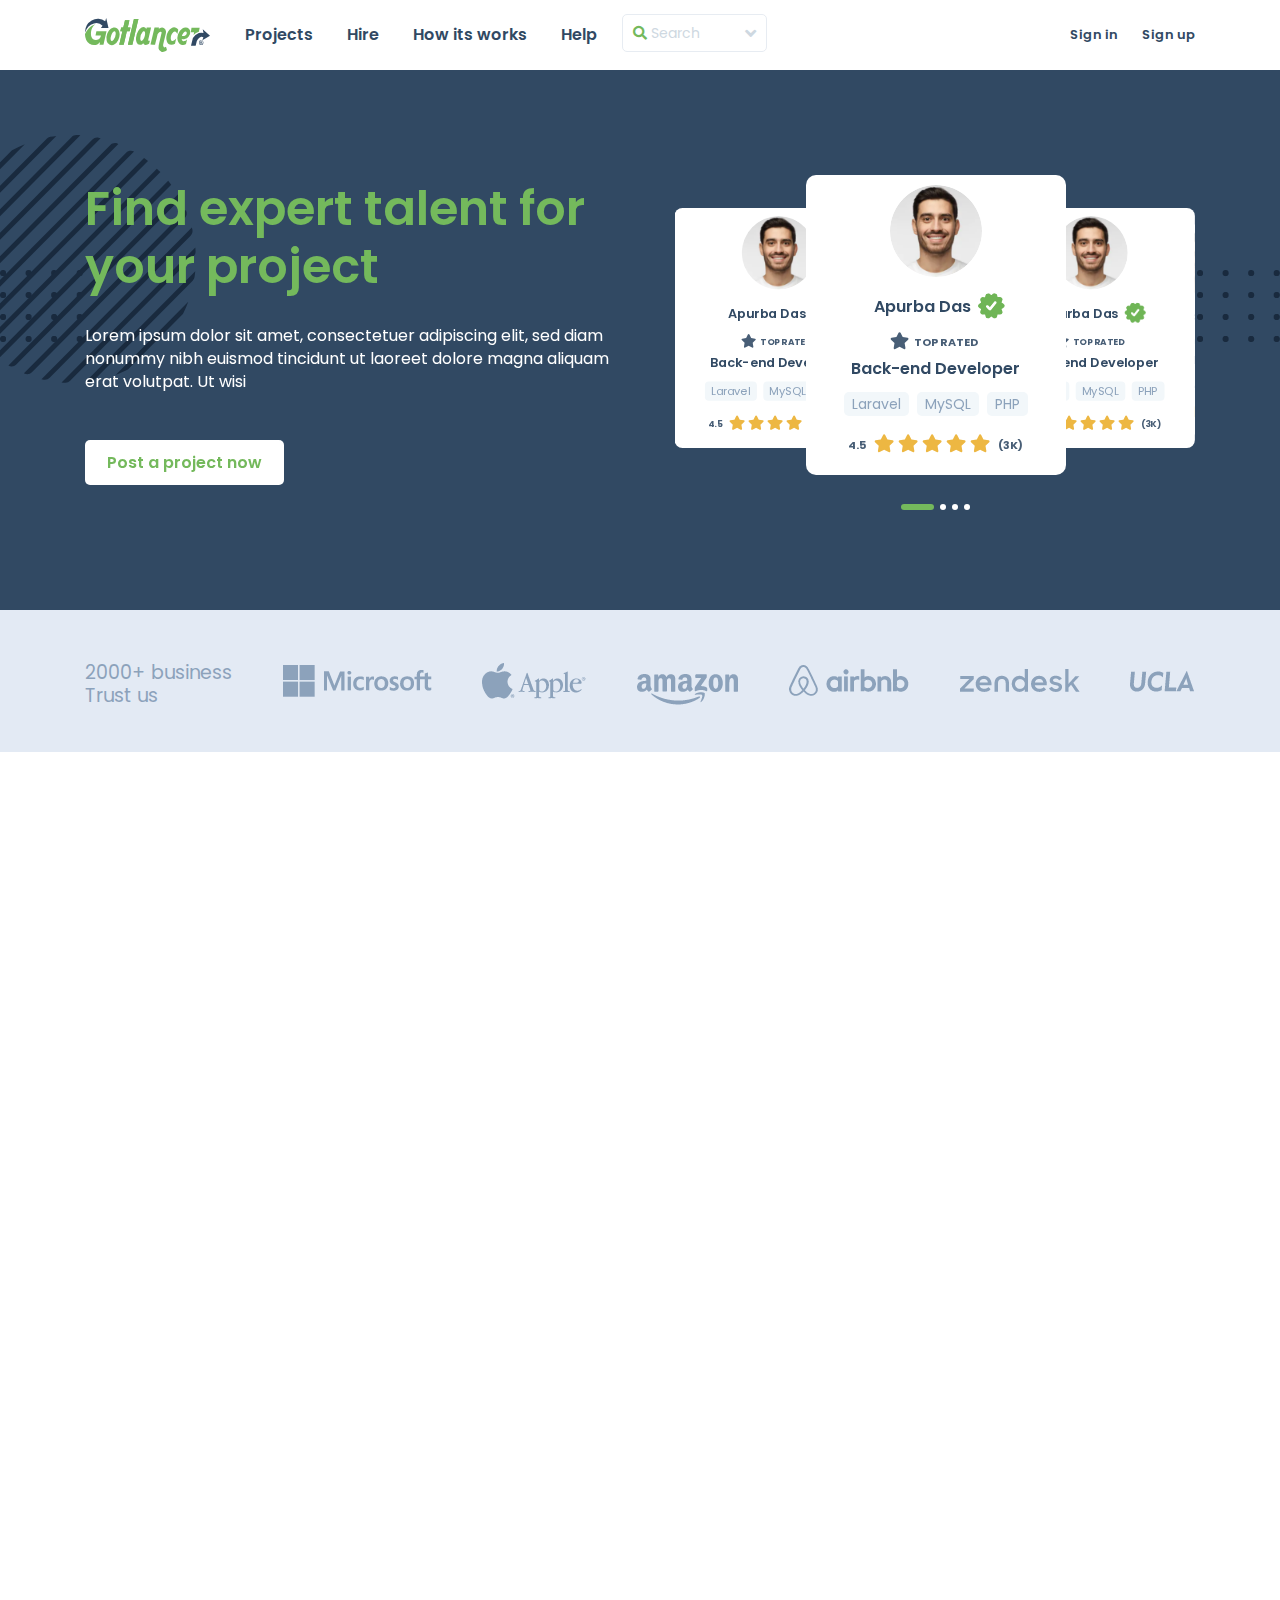
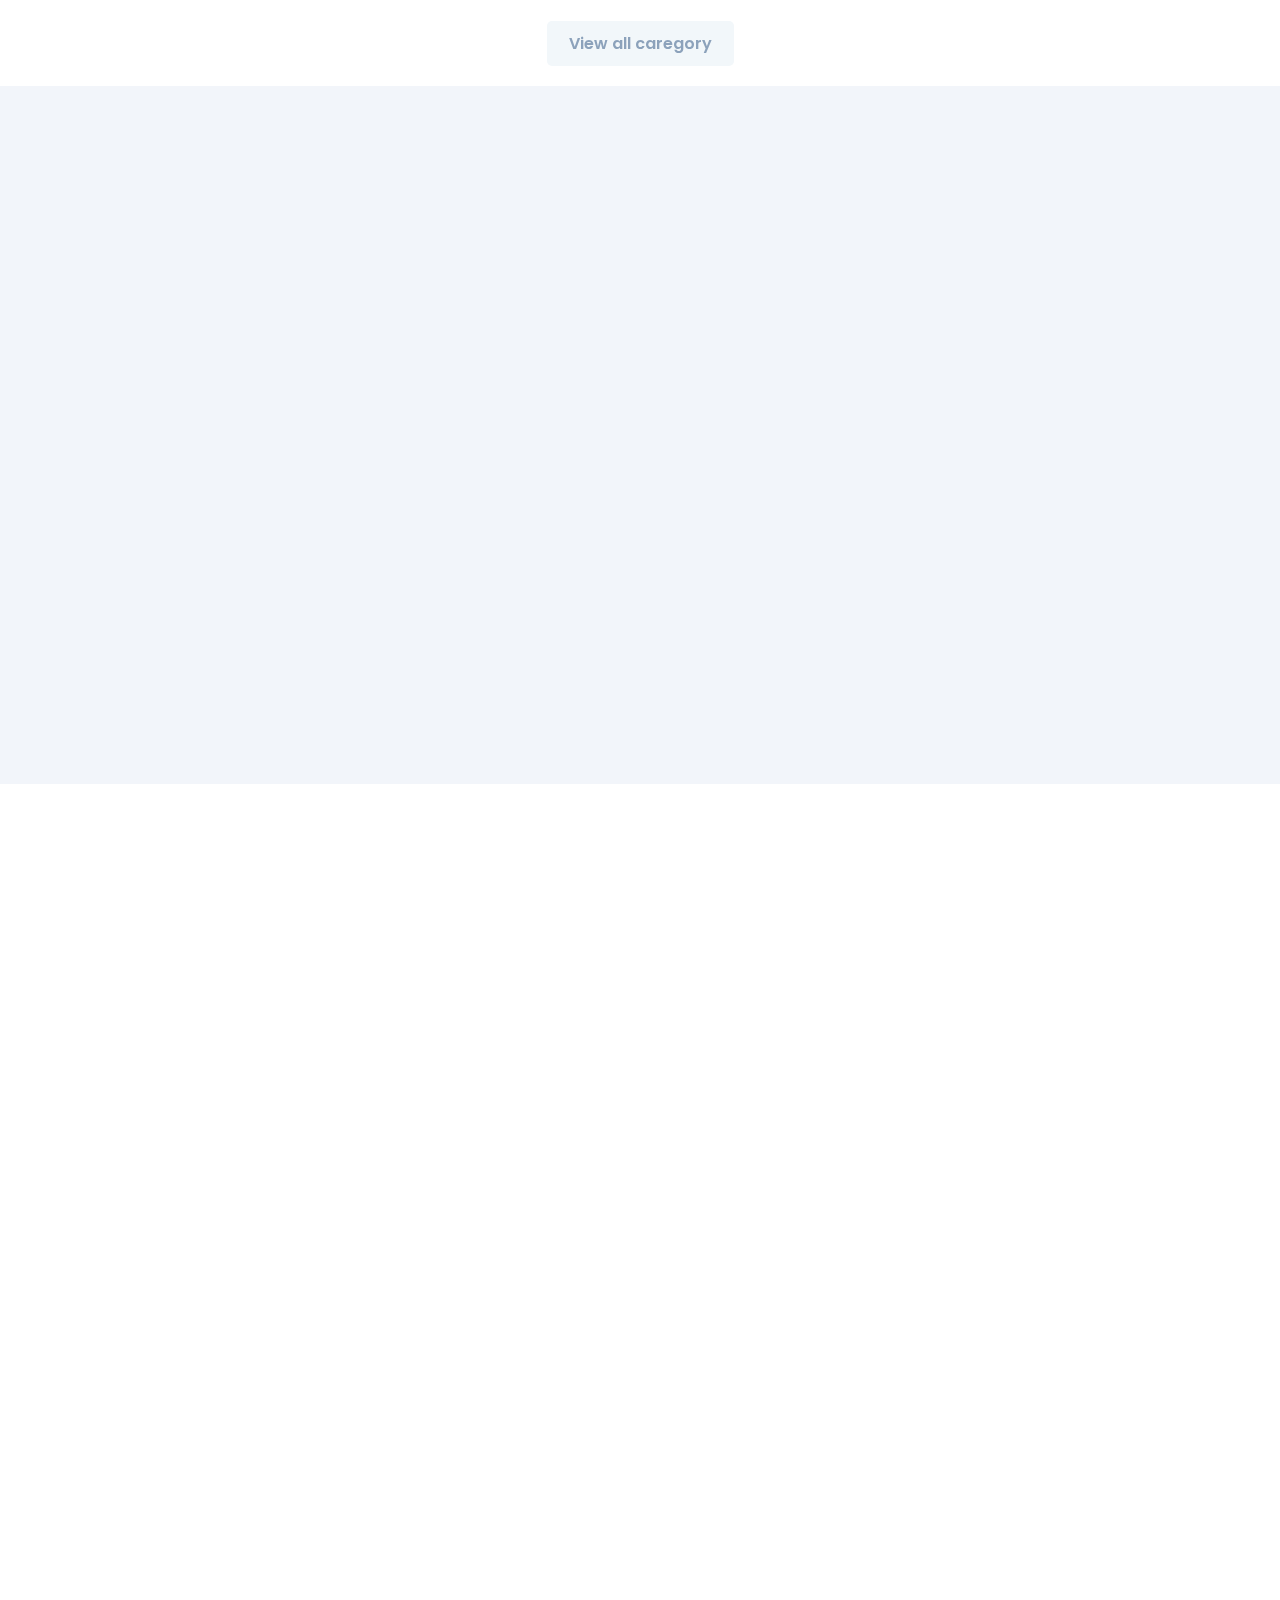
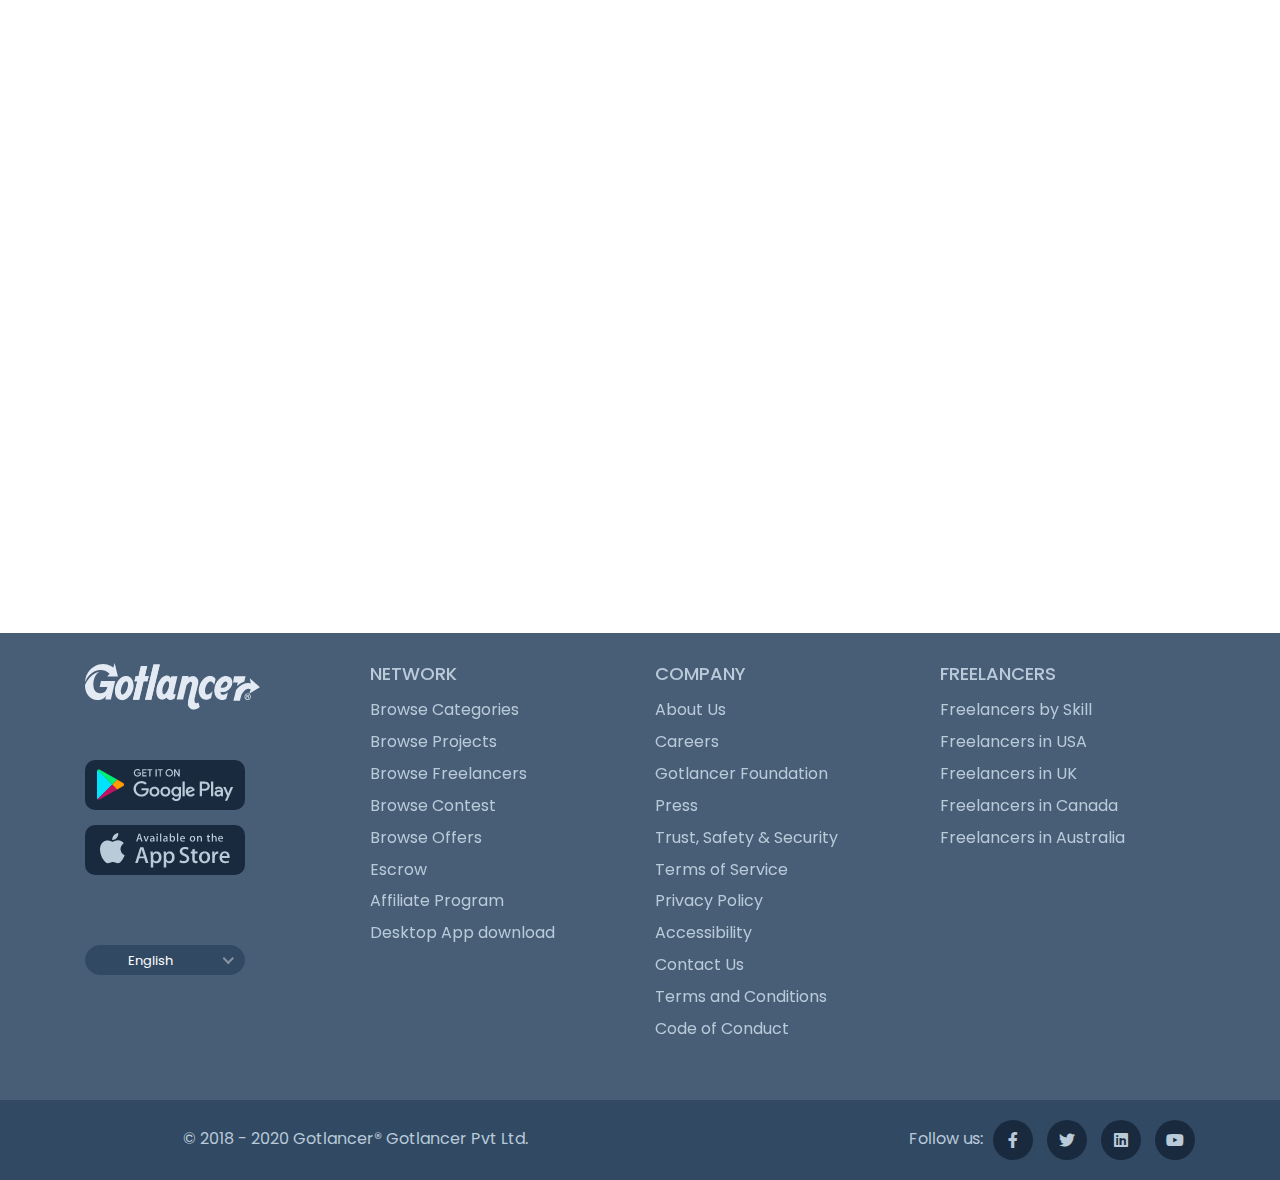
<file: index.html>
<!DOCTYPE html>
<html lang="en">
    <head>
        <meta charset="utf-8">
        <meta http-equiv="X-UA-Compatible" content="IE=edge">
        <meta name="viewport" content="width=device-width, initial-scale=1">

        <title>Landing page</title>
        
        <!--Libraries-->
        <link href="css/bootstrap.min.css" rel="stylesheet">
        <link href="css/fontawesome.min.css" rel="stylesheet">
        <!-- fonts -->
        <link href="./webfonts/typo-fonts/fonts.css" rel="stylesheet">

        <!--Plugins-->
        <link href="css/aos.css" rel="stylesheet">
        <link href="css/slick.css" rel="stylesheet">
        <link href="css/nice-select.css" rel="stylesheet">
        <link href="css/perfect-scrollbar.min.css" rel="stylesheet">

        <!--Theme specific styles-->
        <link href="css/style.css" rel="stylesheet">
        
        <!--Core jQuery-->
        <script src="js/jquery-3.3.1.slim.min.js"></script>
        <script src="js/jquery-migrate-1.4.1.min.js"></script>
    </head>
    <body>

        <div class="overlay"></div>

        <!-- visible only below 991px viewports | small-devices-header starts -->
        <div class="small-devices-header d-block d-lg-none">
            <div class="container">
                <div class="row">
                    <div class="col-6">
                        <div class="logo d-flex align-items-center">
                            <a href="#"><img src="img/logo.svg" alt="Gotlancer"></a>
                        </div>
                    </div>
                    <div class="col-6">
                        <div class="mobile-menu-trigger">
                            <span></span>
                            <span></span>
                            <span></span>
                            <span></span>
                        </div>
                    </div>
                </div>
            </div>
        </div>
        <!-- small-devices-header ends -->

        <!-- header-area starts -->
        <div class="header">
            <div class="header-area">
                <div class="mobile-menu-close-trigger d-block d-lg-none">
                    <span class="bar-1"></span>
                    <span class="bar-2"></span>
                </div>
                <div class="container">
                    <div class="row">
                        <div class="col-lg-10 d-flex flex-wrap flex-lg-nowrap">
                            <div class="site-logo d-flex align-items-center order-0">
                                <a href="#"><img src="img/logo.svg" alt="Gotlancer"></a>
                            </div>
                            <div class="mainmenu order-2 order-lg-1">
                                <ul>
                                    <li><a href="#">Projects</a></li>
                                    <li><a href="#">Hire</a></li>
                                    <li><a href="#">How its works</a></li>
                                    <li><a href="#">Help</a></li>
                                </ul>
                            </div>
                            <div class="header-search-box position-relative order-1 order-lg-2">
                                <button id="search-box-trigger" class="search-box-trigger" type="button">
                                    <i class="fas fa-search"></i> Search <span class="angle-icon">
                                    <i class="fas fa-angle-down"></i></span>
                                </button>
                                <div id="search-box-wrapper" class="search-dropdown">
                                    <div class="dropdown-header">
                                        Buyers can
                                    </div>
                                    <div class="search-dropdown-item offers">
                                        <a href="https://www.google.com/">Search <span class="standout">offers</span> <span class="helper">to buy now</span></a>
                                    </div>
                                    <div class="search-dropdown-item freelancers">
                                        <a href="https://www.google.com/">Search <span class="standout">freelancers</span> <span class="helper">to request a proposal</span></a>
                                    </div>
                                    <div class="dropdown-header">
                                        Freelancers can
                                    </div>
                                    <div class="search-dropdown-item projects">
                                        <a href="https://www.google.com/">Search <span class="standout">projects</span> <span class="helper">to quote on</span></a>
                                    </div>
                                </div>
                            </div>
                        </div>
                        <div class="col-lg-2">
                            <div class="signing-section text-right">
                                <a href="#">Sign in</a>
                                <a href="#">Sign up</a>
                            </div>
                        </div>
                    </div>
                </div>
            </div>
        </div>
        <!-- header-area ends -->

        <!-- hero-area starts -->
        <div class="hero-area position-relative overflow-hidden">
            <div class="animated-shape shape-1" data-aos="fade-up">
                <img src="img/square-shape.png" alt="">
            </div>
            <div class="animated-shape shape-2" data-aos="fade-down">
                <img src="img/square-shape.png" alt="">
            </div>
            <div class="container">
                <div class="row">
                    <div class="col-sm-6">
                        <div class="animated-shape shape-3" data-aos="fade-left">
                            <img src="img/round-shape.png" alt="">
                        </div>
                        <div class="hero-content">
                            <h2>Find expert talent for<br/> your project</h2>
                            <p>Lorem ipsum dolor sit amet, consectetuer adipiscing elit, sed diam nonummy nibh euismod tincidunt ut laoreet dolore magna aliquam erat volutpat. Ut wisi</p>
                            <a href="#" class="boxed-btn">Post a project now</a>
                        </div>
                    </div>
                    <div class="col-sm-6">
                        <div class="hero-slider">
                            <div class="slider">
                                <div class="item">
                                    <div class="single-slide-item text-center">
                                        <img src="img/freelancer-1.png" alt="">
                                        <h4 class="name">Apurba Das <span><img src="img/check.png" alt=""></span></h4><br/>
                                        <h5><i class="fas fa-star"></i> Top rated</h5><br/>
                                        <h4>Back-end Developer</h4>
                                        <div class="skills-list">
                                            <span>Laravel</span>
                                            <span>MySQL</span>
                                            <span>PHP</span>
                                        </div>
                                        <div class="d-flex justify-content-center align-items-center">
                                            <div class="ratings">
                                                4.5
                                            </div>
                                            <div class="stars">
                                                <span><i class="fas fa-star"></i></span>
                                                <span><i class="fas fa-star"></i></span>
                                                <span><i class="fas fa-star"></i></span>
                                                <span><i class="fas fa-star"></i></span>
                                                <span><i class="fas fa-star"></i></span>
                                            </div>
                                            <div class="project-number">
                                                (3K)
                                            </div>
                                        </div>
                                    </div>
                                </div>
                                <div class="item">
                                    <div class="single-slide-item text-center">
                                        <img src="img/freelancer-1.png" alt="">
                                        <h4 class="name">Apurba Das <span><img src="img/check.png" alt=""></span></h4><br/>
                                        <h5><i class="fas fa-star"></i> Top rated</h5><br/>
                                        <h4>Back-end Developer</h4>
                                        <div class="skills-list">
                                            <span>Laravel</span>
                                            <span>MySQL</span>
                                            <span>PHP</span>
                                        </div>
                                        <div class="d-flex justify-content-center align-items-center">
                                            <div class="ratings">
                                                4.5
                                            </div>
                                            <div class="stars">
                                                <span><i class="fas fa-star"></i></span>
                                                <span><i class="fas fa-star"></i></span>
                                                <span><i class="fas fa-star"></i></span>
                                                <span><i class="fas fa-star"></i></span>
                                                <span><i class="fas fa-star"></i></span>
                                            </div>
                                            <div class="project-number">
                                                (3K)
                                            </div>
                                        </div>
                                    </div>
                                </div>
                                <div class="item">
                                    <div class="single-slide-item text-center">
                                        <img src="img/freelancer-1.png" alt="">
                                        <h4 class="name">Apurba Das <span><img src="img/check.png" alt=""></span></h4><br/>
                                        <h5><i class="fas fa-star"></i> Top rated</h5><br/>
                                        <h4>Back-end Developer</h4>
                                        <div class="skills-list">
                                            <span>Laravel</span>
                                            <span>MySQL</span>
                                            <span>PHP</span>
                                        </div>
                                        <div class="d-flex justify-content-center align-items-center">
                                            <div class="ratings">
                                                4.5
                                            </div>
                                            <div class="stars">
                                                <span><i class="fas fa-star"></i></span>
                                                <span><i class="fas fa-star"></i></span>
                                                <span><i class="fas fa-star"></i></span>
                                                <span><i class="fas fa-star"></i></span>
                                                <span><i class="fas fa-star"></i></span>
                                            </div>
                                            <div class="project-number">
                                                (3K)
                                            </div>
                                        </div>
                                    </div>
                                </div>
                                <div class="item">
                                    <div class="single-slide-item text-center">
                                        <img src="img/freelancer-1.png" alt="">
                                        <h4 class="name">Apurba Das <span><img src="img/check.png" alt=""></span></h4><br/>
                                        <h5><i class="fas fa-star"></i> Top rated</h5><br/>
                                        <h4>Back-end Developer</h4>
                                        <div class="skills-list">
                                            <span>Laravel</span>
                                            <span>MySQL</span>
                                            <span>PHP</span>
                                        </div>
                                        <div class="d-flex justify-content-center align-items-center">
                                            <div class="ratings">
                                                4.5
                                            </div>
                                            <div class="stars">
                                                <span><i class="fas fa-star"></i></span>
                                                <span><i class="fas fa-star"></i></span>
                                                <span><i class="fas fa-star"></i></span>
                                                <span><i class="fas fa-star"></i></span>
                                                <span><i class="fas fa-star"></i></span>
                                            </div>
                                            <div class="project-number">
                                                (3K)
                                            </div>
                                        </div>
                                    </div>
                                </div>
                            </div>
                        </div>
                    </div>
                </div>
            </div>
        </div>
        <!-- hero-area ends -->

        <!-- brand-area starts -->
        <div class="brand-area">
            <div class="container">
                <div class="row">
                    <div class="col">
                        <div class="brands d-flex flex-wrap flex-lg-nowrap justify-content-center justify-content-md-between align-items-center">
                            <div class="single-brand-item title">
                                <h4>2000+ business<br> Trust us</h4>
                            </div>
                            <div class="single-brand-item brand-1">
                                <img src="img/brand-log-1.png" alt="">
                            </div>
                            <div class="single-brand-item brand-2">
                                <img src="img/brand-log-2.png" alt="">
                            </div>
                            <div class="single-brand-item brand-3">
                                <img src="img/brand-log-3.png" alt="">
                            </div>
                            <div class="single-brand-item brand-4">
                                <img src="img/brand-log-4.png" alt="">
                            </div>
                            <div class="single-brand-item brand-5">
                                <img src="img/brand-log-5.png" alt="">
                            </div>
                            <div class="single-brand-item brand-6">
                                <img src="img/brand-log-6.png" alt="">
                            </div>
                        </div>
                    </div>
                </div>
            </div>
        </div>
        <!-- brand-area ends -->

        <!-- services-category-area starts -->
        <div class="services-category-area">
            <div class="container">
                <div class="row">
                    <div class="col">
                        <div class="section-title text-center" data-aos="fade-up">
                            <h2>Explore by category</h2>
                            <h4>Sub Title here for Category</h4>
                        </div>
                    </div>
                </div>
                <div class="row srow">
                    <div class="col-md-6 col-lg-4 col-xl-3 cpadding">
                        <a href="#" class="single-service-category text-center" data-aos="fade-up">
                            <img src="img/service-icon-2.png" alt="">
                            <h4>Development & IT</h4>
                            <p>Complete your website UI design with gotlancer talents</p>
                        </a>
                    </div>
                    <div class="col-md-6 col-lg-4 col-xl-3 cpadding">
                        <a href="#" class="single-service-category text-center" data-aos="fade-up">
                            <img src="img/service-icon-2.png" alt="">
                            <h4>Design & Creative</h4>
                            <p>Complete your website UI design with gotlancer talents</p>
                        </a>
                    </div>
                    <div class="col-md-6 col-lg-4 col-xl-3 cpadding">
                        <a href="#" class="single-service-category text-center" data-aos="fade-up">
                            <img src="img/service-icon-2.png" alt="">
                            <h4>Accounting &amp; Consulting</h4>
                            <p>Complete your website UI design with gotlancer talents</p>
                        </a>
                    </div>
                    <div class="col-md-6 col-lg-4 col-xl-3 cpadding">
                        <a href="#" class="single-service-category text-center" data-aos="fade-up">
                            <img src="img/service-icon-2.png" alt="">
                            <h4>Admin Support</h4>
                            <p>Complete your website UI design with gotlancer talents</p>
                        </a>
                    </div>
                    <div class="col-md-6 col-lg-4 col-xl-3 cpadding">
                        <a href="#" class="single-service-category text-center" data-aos="fade-up">
                            <img src="img/service-icon-2.png" alt="">
                            <h4>Customer Service</h4>
                            <p>Complete your website UI design with gotlancer talents</p>
                        </a>
                    </div>
                    <div class="col-md-6 col-lg-4 col-xl-3 cpadding">
                        <a href="#" class="single-service-category text-center" data-aos="fade-up">
                            <img src="img/service-icon-2.png" alt="">
                            <h4>Engineering &amp; Architecture</h4>
                            <p>Complete your website UI design with gotlancer talents</p>
                        </a>
                    </div>
                    <div class="col-md-6 col-lg-4 col-xl-3 cpadding">
                        <a href="#" class="single-service-category text-center" data-aos="fade-up">
                            <img src="img/service-icon-2.png" alt="">
                            <h4>Sales &amp; Marketing</h4>
                            <p>Complete your website UI design with gotlancer talents</p>
                        </a>
                    </div>
                    <div class="col-md-6 col-lg-4 col-xl-3 cpadding">
                        <a href="#" class="single-service-category text-center" data-aos="fade-up">
                            <img src="img/service-icon-2.png" alt="">
                            <h4>Writing & Translation </h4>
                            <p>Complete your website UI design with gotlancer talents</p>
                        </a>
                    </div>
                </div>
                <div class="row">
                    <div class="col text-center">
                        <a href="#" class="boxed-btn">View all caregory</a>
                    </div>
                </div>
            </div>
        </div>
        <!-- services-category-area ends -->

        <!-- find-area starts -->
        <div class="find-area overflow-hidden">
            <div class="container">
                <div class="row">
                    <div class="col-lg-6 order-1 order-lg-0" data-aos="fade-right">
                        <div class="find-content">
                            <div class="section-title">
                                <h2>Looking for talent?</h2>
                            </div>
                            <p>Lorem Ipsum is simply dummy<br/> text of the printing and typesetting<br/> industry Lorem Ipsum has been industry<br/> standard dummy text.</p>
                            <a href="#" class="boxed-btn">Find freelancer </a>
                        </div>
                    </div>
                    <div class="col-lg-6" data-aos="fade-left">
                        <img src="img/find-banner.png" alt="">
                    </div>
                </div>
            </div>
        </div>
        <!-- find-area ends -->

        <!-- services-details-area starts -->
        <div class="services-details-area section-padding">
            <div class="container">
                <div class="row">
                    <div class="col">
                        <div data-aos="fade-up">
                            <div class="section-title text-center">
                                <h2>Connect with in-demand professionals</h2>
                            </div>
                            <div class="service-type-section d-flex flex-wrap flex-md-nowrap justify-content-center justify-content-md-between">
                                <div class="single-service-type position-relative">
                                    <img src="img/check.png" alt=""> Complex projects
                                </div>
                                <div class="single-service-type position-relative">
                                    <img src="img/check.png" alt=""> Long-term contracts
                                </div>
                                <div class="single-service-type position-relative">
                                    <img src="img/check.png" alt=""> Short-term jobs
                                </div>
                            </div><!-- service-type-section ends -->
                        </div>
                        <div class="deliverable-service-section" data-aos="fade-up">
                            <div class="row">
                                <div class="col">
                                    <h3 class="section-title-2">Deliverable</h3>
                                </div>
                            </div>
                            <div class="row">
                                <div class="col-md-6 col-lg-3">
                                    <ul>
                                        <li><a href="#">Android Developer</a></li>
                                        <li><a href="#">Bookkeeper</a></li>
                                        <li><a href="#">Content Writer</a></li>
                                        <li><a href="#">Copywriter</a></li>
                                        <li><a href="#">Customer Service Representative</a></li>
                                        <li><a href="#">Database Administrator</a></li>
                                        <li><a href="#">Data Scientist</a></li>
                                        <li><a href="#">Facebook Developer</a></li>
                                    </ul>
                                </div>
                                <div class="col-md-6 col-lg-3">
                                    <ul>
                                        <li><a href="#">Front-End Developer</a></li>
                                        <li><a href="#">Game Developer</a></li>
                                        <li><a href="#">Graphic Designer</a></li>
                                        <li><a href="#">Information Security Analyst</a></li>
                                        <li><a href="#">iOS Developer</a></li>
                                        <li><a href="#">Java Developer</a></li>
                                        <li><a href="#">JavaScript Developer</a></li>
                                        <li><a href="#">Logo Designer</a></li>
                                    </ul>
                                </div>
                                <div class="col-md-6 col-lg-3">
                                    <ul>
                                        <li><a href="#">Mobile App Developer</a></li>
                                        <li><a href="#">PHP Developer</a></li>
                                        <li><a href="#">Python Developer</a></li>
                                        <li><a href="#">Resume Writer</a></li>
                                        <li><a href="#">Sales Consultant</a></li>
                                        <li><a href="#">SEO Expert</a></li>
                                        <li><a href="#">Social Media Manager</a></li>
                                        <li><a href="#">Software Developer</a></li>
                                    </ul>
                                </div>
                                <div class="col-md-6 col-lg-3">
                                    <ul>
                                        <li><a href="#">Software Engineer</a></li>
                                        <li><a href="#">Technical Writer</a></li>
                                        <li><a href="#">UI Designer</a></li>
                                        <li><a href="#">UX Designer</a></li>
                                        <li><a href="#">Virtual Assistant</a></li>
                                        <li><a href="#">Web Designer</a></li>
                                        <li><a href="#">Wordpress Developer</a></li>
                                        <li><a href="#">Writer</a></li>
                                    </ul>
                                </div>
                            </div>
                        </div><!-- trending-skills-section ends -->
                        <div class="trending-skills-section" data-aos="fade-up">
                            <div class="row">
                                <div class="col">
                                    <h3 class="section-title-2">Trending skills</h3>
                                </div>
                            </div>
                            <div class="row">
                                <div class="col-md-6 col-lg-3">
                                    <ul>
                                        <li><a href="#">Apple UIKit</a></li>
                                        <li><a href="#">Apple Xcode</a></li>
                                        <li><a href="#">Articulate storyline</a></li>
                                        <li><a href="#">Atlassian Confluence</a></li>
                                        <li><a href="#">Blockchain</a></li>
                                        <li><a href="#">Customer retention</a></li>
                                        <li><a href="#">eLearning</a></li>
                                        <li><a href="#">Enterprise Architecture</a></li>
                                    </ul>
                                </div>
                                <div class="col-md-6 col-lg-3">
                                    <ul>
                                        <li><a href="#">GitLab</a></li>
                                        <li><a href="#">Go development</a></li>
                                        <li><a href="#">Google App Engine API</a></li>
                                        <li><a href="#">Google Cloud Platform</a></li>
                                        <li><a href="#">Node.js</a></li>
                                        <li><a href="#">Product Photography</a></li>
                                        <li><a href="#">Rapid Prototyping</a></li>
                                        <li><a href="#">Risk Management</a></li>
                                    </ul>
                                </div>
                                <div class="col-md-6 col-lg-3">
                                    <ul>
                                        <li><a href="#">Scala development</a></li>
                                        <li><a href="#">SCORM</a></li>
                                        <li><a href="#">Tensorflow</a></li>
                                        <li><a href="#">Volusion</a></li>
                                        <li><a href="#">Dropbox API</a></li>
                                        <li><a href="#">iPhone UI design</a></li>
                                        <li><a href="#">Genetic algorithms</a></li>
                                        <li><a href="#">Vue.js</a></li>
                                    </ul>
                                </div>
                                <div class="col-md-6 col-lg-3">
                                    <ul>
                                        <li><a href="#">Social customer service</a></li>
                                        <li><a href="#">HR consulting</a></li>
                                        <li><a href="#">Oculus Rift</a></li>
                                        <li><a href="#">Microsoft Power BI</a></li>
                                        <li><a href="#">Proposal writing</a></li>
                                        <li><a href="#">Vuforia</a></li>
                                        <li><a href="#">Instructional design</a></li>
                                        <li><a href="#">React.js</a></li>
                                    </ul>
                                </div>
                            </div>
                        </div><!-- trending-skills-section ends -->
                        <div class="services-section" data-aos="fade-up">
                            <div class="row">
                                <div class="col-md-6 col-lg-3">
                                    <a href="#" class="single-service-item text-center">
                                        <span class="icon"><img src="img/service-icon-2.png" alt=""></span>
                                        <h4>4.8/5 rating</h4>
                                        <p>That’s our average customer rating from 37,317 reviews. Happy designers = happy customers.</p>
                                    </a>
                                </div>
                                <div class="col-md-6 col-lg-3">
                                    <a href="#" class="single-service-item text-center">
                                        <span class="icon"><img src="img/service-icon-2.png" alt=""></span>
                                        <h4>24/7 creativity</h4>
                                        <p>Professional graphic designers available worldwide from Frankfurt to Frankston.</p>
                                    </a>
                                </div>
                                <div class="col-md-6 col-lg-3">
                                    <a href="#" class="single-service-item text-center">
                                        <span class="icon"><img src="img/service-icon-2.png" alt=""></span>
                                        <h4>100% love it</h4>
                                        <p>Work with award winning designers and get a design you'll love.</p>
                                    </a>
                                </div>
                                <div class="col-md-6 col-lg-3">
                                    <a href="#" class="single-service-item text-center">
                                        <span class="icon"><img src="img/service-icon-2.png" alt=""></span>
                                        <h4>90+ categories</h4>
                                        <p>Our talented community can design everything from an iOS app to a wine label.</p>
                                    </a>
                                </div>
                            </div>
                        </div><!-- services-section ends -->
                        <div class="contact-section text-center" data-aos="fade-up">
                            <h2>Need to talk with experts?</h2>
                            <p>Our awasome support team will guide you to complete your project.</p>
                            <a href="#" class="boxed-btn">Lest's Chat</a>
                        </div><!-- contact-section ends -->
                    </div>
                </div>
            </div>
        </div>
        <!-- services-details-area ends -->

        <!-- footer-widgets-area starts -->
        <div class="footer-widgets-area">
            <div class="container">
                <div class="row">
                    <div class="col-lg-3">
                        <div class="single-footer-widget widget-1">
                            <div class="footer-logo">
                                <img src="img/white-logo.png" alt="gotlancer">
                            </div>
                            <div class="softwares">
                                <a href="#"><img src="img/playstore.png" alt=""></a>
                                <a href="#"><img src="img/appstore.png" alt=""></a>
                            </div>
                            <div class="language-dropdown">
                                <select name="" id="">
                                    <option value="">English</option>
                                    <option value="">Hindi</option>
                                    <option value="">Bengali</option>
                                    <option value="">French</option>
                                </select>  
                            </div>
                        </div>
                    </div>
                    <div class="col-md-4 col-lg-3">
                        <div class="single-footer-widget">
                            <h4>Network</h4>
                            <ul>
                                <li><a href="#">Browse Categories</a></li>
                                <li><a href="#">Browse Projects</a></li>
                                <li><a href="#">Browse Freelancers</a></li>
                                <li><a href="#">Browse Contest</a></li>
                                <li><a href="#">Browse Offers</a></li>
                                <li><a href="#">Escrow</a></li>
                                <li><a href="#">Affiliate Program</a></li>
                                <li><a href="#">Desktop App download</a></li>
                            </ul>
                        </div>
                    </div>
                    <div class="col-md-4 col-lg-3">
                        <div class="single-footer-widget">
                            <h4>Company</h4>
                            <ul>
                                <li><a href="#">About Us</a></li>
                                <li><a href="#">Careers</a></li>
                                <li><a href="#">Gotlancer Foundation</a></li>
                                <li><a href="#">Press</a></li>
                                <li><a href="#">Trust, Safety & Security</a></li>
                                <li><a href="#">Terms of Service</a></li>
                                <li><a href="#">Privacy Policy</a></li>
                                <li><a href="#">Accessibility</a></li>
                                <li><a href="#">Contact Us</a></li>
                                <li><a href="#">Terms and Conditions</a></li>
                                <li><a href="#">Code of Conduct</a></li>
                            </ul>
                        </div>
                    </div>
                    <div class="col-md-4 col-lg-3">
                        <div class="single-footer-widget">
                            <h4>Freelancers</h4>
                            <ul>
                                <li><a href="#">Freelancers by Skill</a></li>
                                <li><a href="#">Freelancers in USA</a></li>
                                <li><a href="#">Freelancers in UK</a></li>
                                <li><a href="#">Freelancers in Canada</a></li>
                                <li><a href="#">Freelancers in Australia</a></li>
                            </ul>
                        </div>
                    </div>
                </div>
            </div>
        </div>
        <!-- footer-widgets-area ends -->

        <!-- footer-area starts -->
        <div class="footer-area">
            <div class="container">
                <div class="row">
                    <div class="col-lg-6 d-flex align-items-center justify-content-start justify-content-center order-1 order-lg-0 copyright-text">
                        <p>&copy; 2018 - 2020 Gotlancer® Gotlancer Pvt Ltd.</p>
                    </div>
                    <div class="col-lg-6 d-flex justify-content-center justify-content-lg-end align-items-center">
                        <span>Follow us:</span>
                        <div class="footer-social-icons">
                            <a href="#"><i class="fab fa-facebook-f"></i></a>
                            <a href="#"><i class="fab fa-twitter"></i></a>
                            <a href="#"><i class="fab fa-linkedin"></i></a>
                            <a href="#"><i class="fab fa-youtube"></i></a>
                        </div>
                    </div>
                </div>
            </div>
        </div>
        <!-- footer-area ends -->

        <a href="#" class="scrollTop d-none d-lg-block"><i class="fas fa-angle-up"></i></a>

        <!--Libraries-->
        <script src="js/bootstrap.bundle.min.js"></script>       

        <!--Plugins-->
        <script src="js/jquery.nice-select.min.js"></script>
        <script src="js/slick.min.js"></script>
        <script src="js/aos.js"></script>
        <script src="js/perfect-scrollbar.jquery.min.js"></script>

        <!--Active & Custom JS-->
        <script src="js/main.js"></script>
    </body>
</html>
</file>
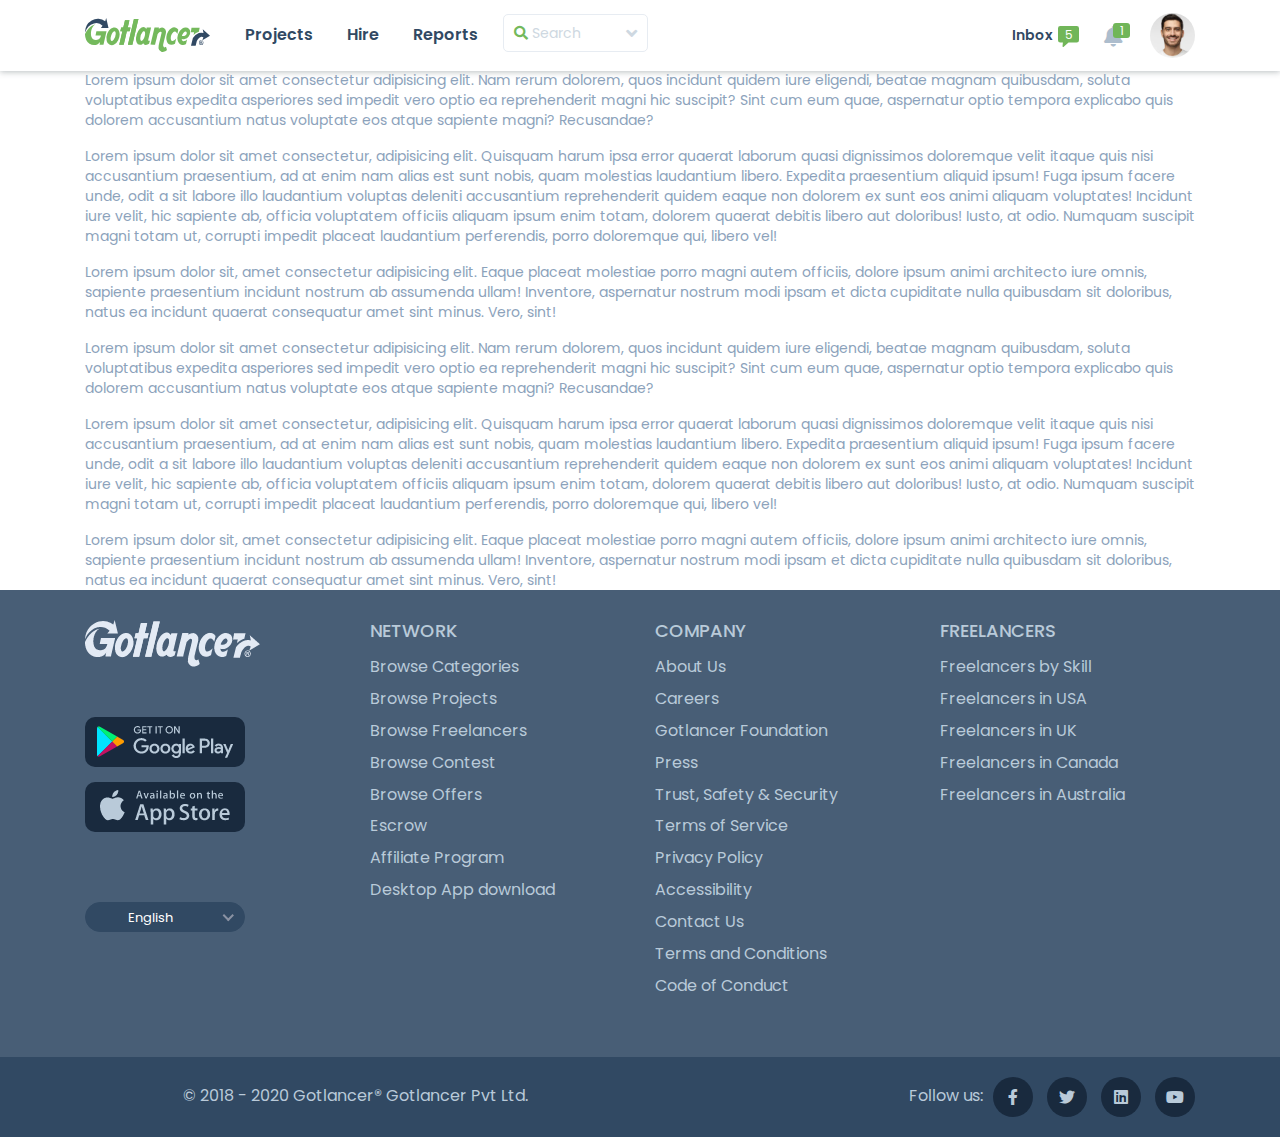
<file: after-login.html>
<!DOCTYPE html>
<html lang="en">
    <head>
        <meta charset="utf-8">
        <meta http-equiv="X-UA-Compatible" content="IE=edge">
        <meta name="viewport" content="width=device-width, initial-scale=1">

        <title>AfterLogin</title>
        
        <!--Libraries-->
        <link href="css/bootstrap.min.css" rel="stylesheet">
        <link href="css/fontawesome.min.css" rel="stylesheet">
        <!-- fonts -->
        <link href="./webfonts/typo-fonts/fonts.css" rel="stylesheet">

        <!--Plugins-->
        <link href="css/aos.css" rel="stylesheet">
        <link href="css/slick.css" rel="stylesheet">
        <link href="css/nice-select.css" rel="stylesheet">
        <link href="css/perfect-scrollbar.min.css" rel="stylesheet">

        <!--Theme specific styles-->
        <link href="css/style.css" rel="stylesheet">
        
        
        <!--Core jQuery-->
        <script src="js/jquery-3.3.1.slim.min.js"></script>
        <script src="js/jquery-migrate-1.4.1.min.js"></script>
    </head>
    <body>

        <div class="overlay"></div>

        <!-- visible only below 991px viewports | small-devices-header starts -->
        <div class="small-devices-header d-block d-lg-none">
            <div class="container">
                <div class="row">
                    <div class="col-6">
                        <div class="logo d-flex align-items-center">
                            <a href="#"><img src="img/logo.svg" alt="Gotlancer"></a>
                        </div>
                    </div>
                    <div class="col-6 d-flex align-items-center justify-content-end">
                        <div class="message-box d-block d-lg-none position-relative">
                            <a href="#">Inbox <span class="mnumber">5</span></a>
                        </div>
                        <div class="notification-box d-block d-lg-none position-relative">
                            <a href="#"><i class="fas fa-bell"></i> <span class="nnumber">1</span></a>
                        </div>
                        <div class="mobile-menu-trigger">
                            <span></span>
                            <span></span>
                            <span></span>
                            <span></span>
                        </div>
                    </div>
                </div>
            </div>
        </div>
        <!-- small-devices-header ends -->

        <!-- header-area starts -->
        <div class="header header-style-2">
            <div class="header-area">
                <div class="mobile-menu-close-trigger d-block d-lg-none">
                    <span class="bar-1"></span>
                    <span class="bar-2"></span>
                </div>
                <div class="container">
                    <div class="row">
                        <div class="col-lg-9 d-flex flex-wrap flex-lg-nowrap order-1 order-lg-0">
                            <div class="site-logo d-flex align-items-center order-0">
                                <a href="#"><img src="img/logo.svg" alt="Gotlancer"></a>
                            </div>
                            <div class="mainmenu off-canvas-nav order-2 order-lg-1">
                                <ul>
                                    <li class="menu-item-has-children"><a href="#">Projects</a>
                                        <ul class="sub-menu">
                                            <li><a href="#">Find Work</a></li>
                                            <li><a href="#">Saved Jobs</a></li>
                                            <li><a href="#">Proposals</a></li>
                                            <li><a href="#">My Stats</a></li>
                                            <li><a href="#">My Project</a></li>
                                        </ul>
                                    </li>
                                    <li class="menu-item-has-children"><a href="#">Hire</a>
                                        <ul class="sub-menu">
                                            <li><a href="#">Find Freelancer</a></li>
                                            <li><a href="#">Saved Freelancer</a></li>
                                            <li><a href="#">Hired Freelancer</a></li>
                                        </ul>
                                    </li>
                                    <li class="menu-item-has-children"><a href="#">Reports</a>
                                        <ul class="sub-menu">
                                            <li><a href="#">Overview</a></li>
                                            <li><a href="#">My Reports</a></li>
                                            <li><a href="#">Proposal History</a></li>
                                            <li><a href="#">Transaction History</a></li>
                                            <li><a href="#">Payment History</a></li>
                                            <li><a href="#">Withdrawal History</a></li>
                                            <li><a href="#">Dispute List</a></li>
                                        </ul>
                                    </li>
                                    <li class="d-block d-lg-none">
                                        <a href="#">Logout</a>
                                    </li>
                                </ul>

                                <!-- Only visible below 991px -->
                                <div class="mobile-content d-block d-lg-none">
                                    <div class="available-status">
                                        <button type="button" class="online active">Online <i class="fas fa-check"></i></button>
                                        <button type="button" class="away">Away <i class="fas fa-check"></i></button>
                                    </div>
                                </div>
                                <!-- Only visible below 991px -->
                            </div>
                            
                            <div class="header-search-box d-none d-lg-block position-relative order-1 order-lg-2">
                                <button id="search-box-trigger" class="search-box-trigger" type="button">
                                    <i class="fas fa-search"></i> Search <span class="angle-icon">
                                    <i class="fas fa-angle-down"></i></span>
                                </button>
                                <div id="search-box-wrapper" class="search-dropdown">
                                    <div class="dropdown-header">
                                        Buyers can
                                    </div>
                                    <div class="search-dropdown-item offers">
                                        <a href="https://www.google.com/">Search <span class="standout">offers</span> <span class="helper">to buy now</span></a>
                                    </div>
                                    <div class="search-dropdown-item freelancers">
                                        <a href="https://www.google.com/">Search <span class="standout">freelancers</span> <span class="helper">to request a proposal</span></a>
                                    </div>
                                    <div class="dropdown-header">
                                        Freelancers can
                                    </div>
                                    <div class="search-dropdown-item projects">
                                        <a href="https://www.google.com/">Search <span class="standout">projects</span> <span class="helper">to quote on</span></a>
                                    </div>
                                </div>
                            </div>
                        </div>
                        <div class="col-lg-3">
                            <div class="header-right-section d-flex justify-content-end align-items-center h-100">
                                <div class="message-box d-none d-lg-block position-relative">
                                    <a href="#">Inbox <span class="mnumber">5</span></a>
                                </div>
                                <div class="notification-box d-none d-lg-block position-relative">
                                    <a href="#"><i class="fas fa-bell"></i> <span class="nnumber">1</span></a>
                                </div>
                                <div class="user-detail dropdown">
                                    <div class="profile-tigger d-none d-lg-block" type="button" id="dropdownMenuButton" >
                                        <img class="profile-image" src="img/user-1.svg" alt="">
                                    </div>
                                    <div class="dropdown-menu">
                                        <div class="user-profile-info position-relative">
                                            <img class="profile-image" src="img/user-1.svg" alt="">
                                            <h3 class="username">Hi, Apurba</h3>
                                            <h3 class="usertitle">Buyer</h3>
                                        </div>
                                        <div class="user-links">
                                            <a href="https://google.com">Settings</a>
                                            <a href="#Profile">My Profile</a>
                                            <a href="#Profile">Membership</a>
                                            <a href="#">Buy Bid Credit</a>
                                            <a class="d-none d-lg-block" href="#">Logout</a>
                                        </div>

                                        <!-- Only visible below 991px -->
                                        <div class="available-status d-none d-lg-block">
                                            <button type="button" class="online active">Online <i class="fas fa-check"></i></button>
                                            <button type="button" class="away">Away <i class="fas fa-check"></i></button>
                                        </div>
                                        <!-- Only visible below 991px -->
                                    </div>
                                </div>
                            </div>
                        </div>
                    </div>
                </div>
            </div>
        </div>
        <!-- header-area ends -->

        <div class="divider d-block d-lg-none"></div>

        <div class="container" style="">
            <div class="row">
                <div class="col">
                    <p>Lorem ipsum dolor sit amet consectetur adipisicing elit. Nam rerum dolorem, quos incidunt quidem iure eligendi, beatae magnam quibusdam, soluta voluptatibus expedita asperiores sed impedit vero optio ea reprehenderit magni hic suscipit? Sint cum eum quae, aspernatur optio tempora explicabo quis dolorem accusantium natus voluptate eos atque sapiente magni? Recusandae?</p>
                    <p>Lorem ipsum dolor sit amet consectetur, adipisicing elit. Quisquam harum ipsa error quaerat laborum quasi dignissimos doloremque velit itaque quis nisi accusantium praesentium, ad at enim nam alias est sunt nobis, quam molestias laudantium libero. Expedita praesentium aliquid ipsum! Fuga ipsum facere unde, odit a sit labore illo laudantium voluptas deleniti accusantium reprehenderit quidem eaque non dolorem ex sunt eos animi aliquam voluptates! Incidunt iure velit, hic sapiente ab, officia voluptatem officiis aliquam ipsum enim totam, dolorem quaerat debitis libero aut doloribus! Iusto, at odio. Numquam suscipit magni totam ut, corrupti impedit placeat laudantium perferendis, porro doloremque qui, libero vel!</p>
                    <p>Lorem ipsum dolor sit, amet consectetur adipisicing elit. Eaque placeat molestiae porro magni autem officiis, dolore ipsum animi architecto iure omnis, sapiente praesentium incidunt nostrum ab assumenda ullam! Inventore, aspernatur nostrum modi ipsam et dicta cupiditate nulla quibusdam sit doloribus, natus ea incidunt quaerat consequatur amet sint minus. Vero, sint!</p>
                    <p>Lorem ipsum dolor sit amet consectetur adipisicing elit. Nam rerum dolorem, quos incidunt quidem iure eligendi, beatae magnam quibusdam, soluta voluptatibus expedita asperiores sed impedit vero optio ea reprehenderit magni hic suscipit? Sint cum eum quae, aspernatur optio tempora explicabo quis dolorem accusantium natus voluptate eos atque sapiente magni? Recusandae?</p>
                    <p>Lorem ipsum dolor sit amet consectetur, adipisicing elit. Quisquam harum ipsa error quaerat laborum quasi dignissimos doloremque velit itaque quis nisi accusantium praesentium, ad at enim nam alias est sunt nobis, quam molestias laudantium libero. Expedita praesentium aliquid ipsum! Fuga ipsum facere unde, odit a sit labore illo laudantium voluptas deleniti accusantium reprehenderit quidem eaque non dolorem ex sunt eos animi aliquam voluptates! Incidunt iure velit, hic sapiente ab, officia voluptatem officiis aliquam ipsum enim totam, dolorem quaerat debitis libero aut doloribus! Iusto, at odio. Numquam suscipit magni totam ut, corrupti impedit placeat laudantium perferendis, porro doloremque qui, libero vel!</p>
                    <p>Lorem ipsum dolor sit, amet consectetur adipisicing elit. Eaque placeat molestiae porro magni autem officiis, dolore ipsum animi architecto iure omnis, sapiente praesentium incidunt nostrum ab assumenda ullam! Inventore, aspernatur nostrum modi ipsam et dicta cupiditate nulla quibusdam sit doloribus, natus ea incidunt quaerat consequatur amet sint minus. Vero, sint!</p>
                </div>
            </div>
        </div>

        <!-- footer-widgets-area starts -->
        <div class="footer-widgets-area">
            <div class="container">
                <div class="row">
                    <div class="col-lg-3">
                        <div class="single-footer-widget widget-1">
                            <div class="footer-logo">
                                <img src="img/white-logo.png" alt="gotlancer">
                            </div>
                            <div class="softwares">
                                <a href="#"><img src="img/playstore.png" alt=""></a>
                                <a href="#"><img src="img/appstore.png" alt=""></a>
                            </div>
                            <div class="language-dropdown">
                                <select name="" id="">
                                    <option value="">English</option>
                                    <option value="">Hindi</option>
                                    <option value="">Bengali</option>
                                    <option value="">French</option>
                                </select>  
                            </div>
                        </div>
                    </div>
                    <div class="col-md-4 col-lg-3">
                        <div class="single-footer-widget">
                            <h4>Network</h4>
                            <ul>
                                <li><a href="#">Browse Categories</a></li>
                                <li><a href="#">Browse Projects</a></li>
                                <li><a href="#">Browse Freelancers</a></li>
                                <li><a href="#">Browse Contest</a></li>
                                <li><a href="#">Browse Offers</a></li>
                                <li><a href="#">Escrow</a></li>
                                <li><a href="#">Affiliate Program</a></li>
                                <li><a href="#">Desktop App download</a></li>
                            </ul>
                        </div>
                    </div>
                    <div class="col-md-4 col-lg-3">
                        <div class="single-footer-widget">
                            <h4>Company</h4>
                            <ul>
                                <li><a href="#">About Us</a></li>
                                <li><a href="#">Careers</a></li>
                                <li><a href="#">Gotlancer Foundation</a></li>
                                <li><a href="#">Press</a></li>
                                <li><a href="#">Trust, Safety & Security</a></li>
                                <li><a href="#">Terms of Service</a></li>
                                <li><a href="#">Privacy Policy</a></li>
                                <li><a href="#">Accessibility</a></li>
                                <li><a href="#">Contact Us</a></li>
                                <li><a href="#">Terms and Conditions</a></li>
                                <li><a href="#">Code of Conduct</a></li>
                            </ul>
                        </div>
                    </div>
                    <div class="col-md-4 col-lg-3">
                        <div class="single-footer-widget">
                            <h4>Freelancers</h4>
                            <ul>
                                <li><a href="#">Freelancers by Skill</a></li>
                                <li><a href="#">Freelancers in USA</a></li>
                                <li><a href="#">Freelancers in UK</a></li>
                                <li><a href="#">Freelancers in Canada</a></li>
                                <li><a href="#">Freelancers in Australia</a></li>
                            </ul>
                        </div>
                    </div>
                </div>
            </div>
        </div>
        <!-- footer-widgets-area ends -->

        <!-- footer-area starts -->
        <div class="footer-area">
            <div class="container">
                <div class="row">
                    <div class="col-lg-6 d-flex align-items-center justify-content-start justify-content-center order-1 order-lg-0 copyright-text">
                        <p>&copy; 2018 - 2020 Gotlancer® Gotlancer Pvt Ltd.</p>
                    </div>
                    <div class="col-lg-6 d-flex justify-content-center justify-content-lg-end align-items-center">
                        <span>Follow us:</span>
                        <div class="footer-social-icons">
                            <a href="#"><i class="fab fa-facebook-f"></i></a>
                            <a href="#"><i class="fab fa-twitter"></i></a>
                            <a href="#"><i class="fab fa-linkedin"></i></a>
                            <a href="#"><i class="fab fa-youtube"></i></a>
                        </div>
                    </div>
                </div>
            </div>
        </div>
        <!-- footer-area ends -->

        <a href="#" class="scrollTop d-none d-lg-block"><i class="fas fa-angle-up"></i></a>

        <!--Libraries-->
        <script src="js/bootstrap.bundle.min.js"></script>       

        <!--Plugins-->
        <script src="js/jquery.nice-select.min.js"></script>
        <script src="js/slick.min.js"></script>
        <script src="js/aos.js"></script>
        <script src="js/perfect-scrollbar.jquery.min.js"></script>

        <!--Active & Custom JS-->
        <script src="js/main.js"></script>
    </body>
</html>
</file>
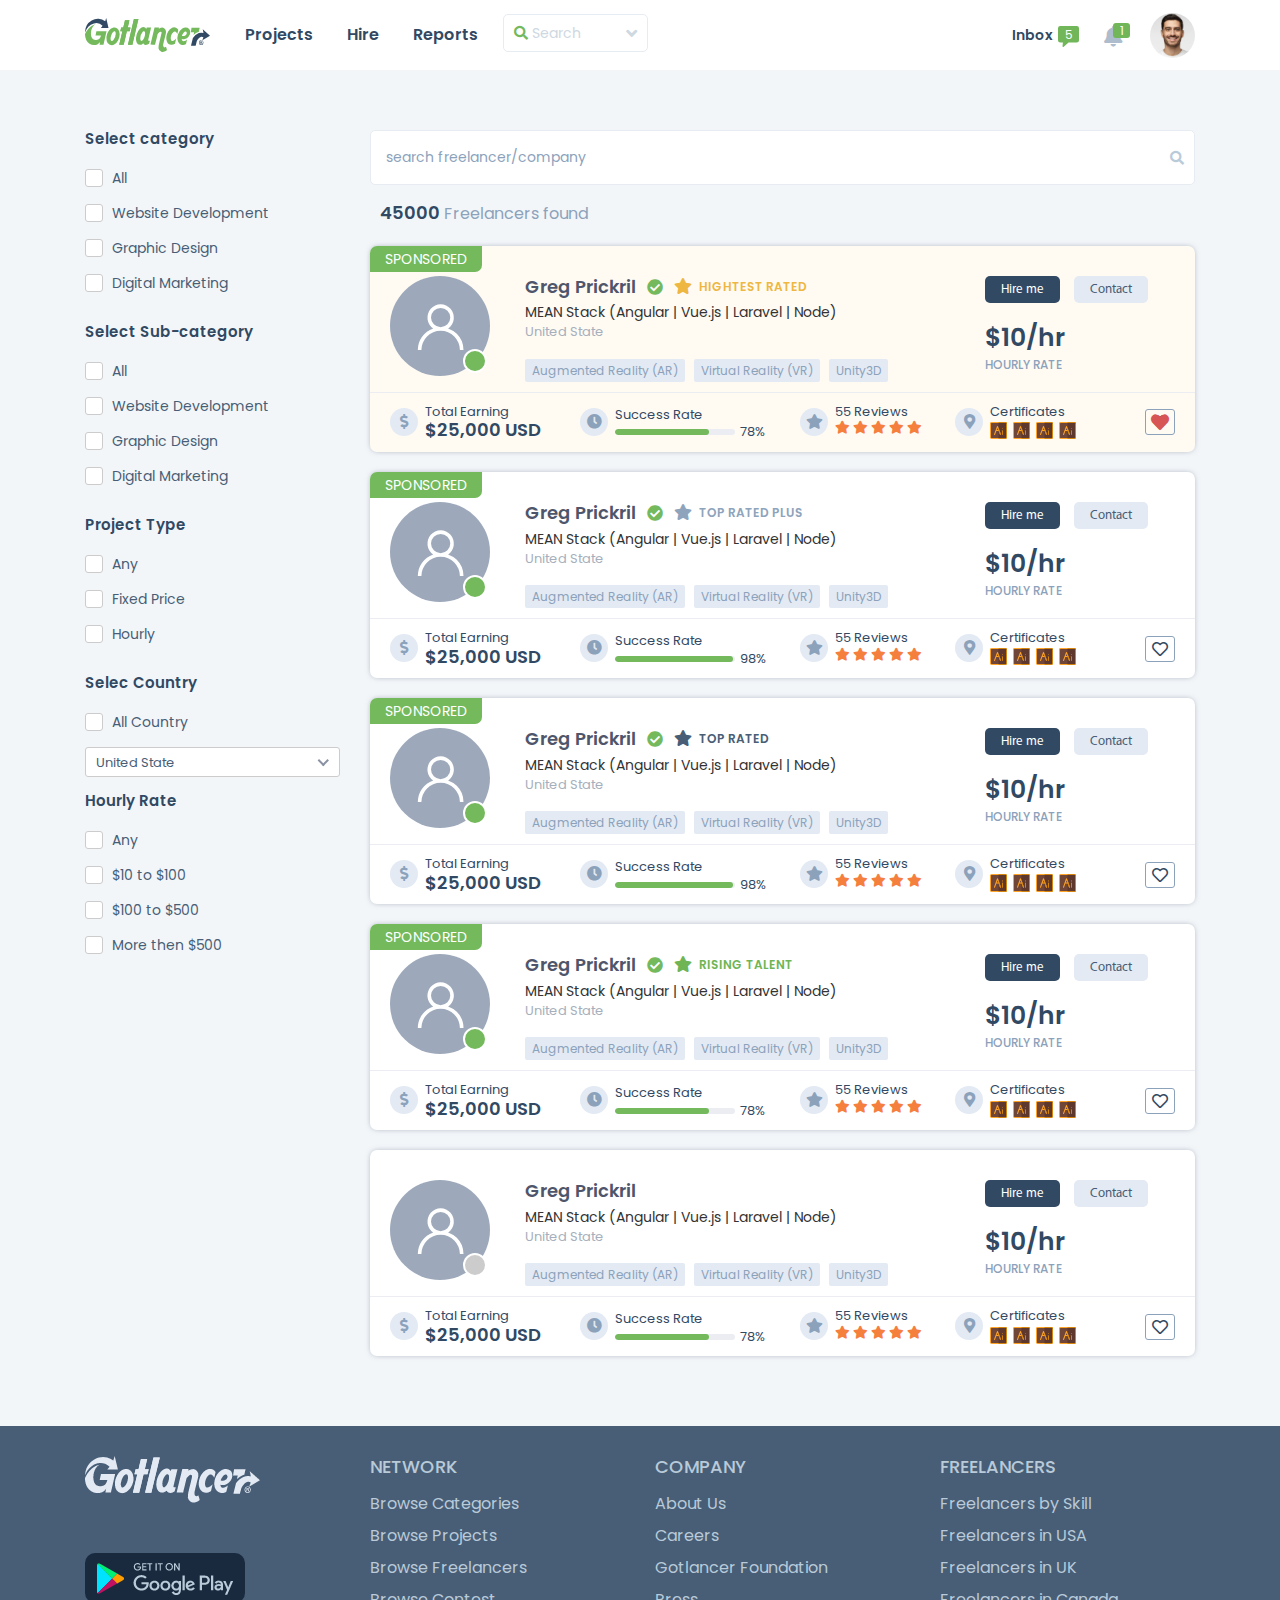
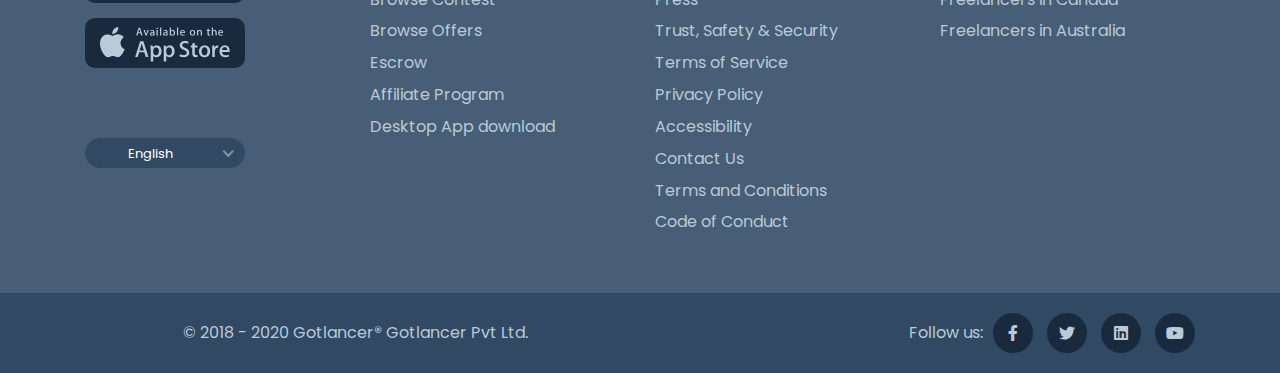
<file: browse-freelancer.html>
<!DOCTYPE html>
<html lang="en">
    <head>
        <meta charset="utf-8">
        <meta http-equiv="X-UA-Compatible" content="IE=edge">
        <meta name="viewport" content="width=device-width, initial-scale=1">

        <title>Browse Freelancer</title>
        
        <!--Libraries-->
        <link href="css/bootstrap.min.css" rel="stylesheet">
        <link href="css/fontawesome.min.css" rel="stylesheet">
        <!-- fonts -->
        <link href="./webfonts/typo-fonts/fonts.css" rel="stylesheet">

        <!--Plugins-->
        <link href="css/aos.css" rel="stylesheet">
        <link href="css/slick.css" rel="stylesheet">
        <link href="css/nice-select.css" rel="stylesheet">
        <link href="css/perfect-scrollbar.min.css" rel="stylesheet">

        <!--Theme specific styles-->
        <link href="css/style.css" rel="stylesheet">
        
        
        <!--Core jQuery-->
        <script src="js/jquery-3.3.1.slim.min.js"></script>
        <script src="js/jquery-migrate-1.4.1.min.js"></script>
    </head>
    <body>

        <div class="overlay"></div>

        <!-- visible only below 991px viewports | small-devices-header starts -->
        <div class="small-devices-header d-block d-lg-none">
            <div class="container">
                <div class="row">
                    <div class="col-6">
                        <div class="logo d-flex align-items-center">
                            <a href="#"><img src="img/logo.svg" alt="Gotlancer"></a>
                        </div>
                    </div>
                    <div class="col-6 d-flex align-items-center justify-content-end">
                        <div class="message-box d-block d-lg-none position-relative">
                            <a href="#">Inbox <span class="mnumber">5</span></a>
                        </div>
                        <div class="notification-box d-block d-lg-none position-relative">
                            <a href="#"><i class="fas fa-bell"></i> <span class="nnumber">1</span></a>
                        </div>
                        <div class="mobile-menu-trigger">
                            <span></span>
                            <span></span>
                            <span></span>
                            <span></span>
                        </div>
                    </div>
                </div>
            </div>
        </div>
        <!-- small-devices-header ends -->

        <!-- header-area starts -->
        <div class="header header-style-2">
            <div class="header-area">
                <div class="mobile-menu-close-trigger d-block d-lg-none">
                    <span class="bar-1"></span>
                    <span class="bar-2"></span>
                </div>
                <div class="container">
                    <div class="row">
                        <div class="col-lg-9 d-flex flex-wrap flex-lg-nowrap order-1 order-lg-0">
                            <div class="site-logo d-flex align-items-center order-0">
                                <a href="#"><img src="img/logo.svg" alt="Gotlancer"></a>
                            </div>
                            <div class="mainmenu off-canvas-nav order-2 order-lg-1">
                                <ul>
                                    <li class="menu-item-has-children"><a href="#">Projects</a>
                                        <ul class="sub-menu">
                                            <li><a href="#">Find Work</a></li>
                                            <li><a href="#">Saved Jobs</a></li>
                                            <li><a href="#">Proposals</a></li>
                                            <li><a href="#">My Stats</a></li>
                                            <li><a href="#">My Project</a></li>
                                        </ul>
                                    </li>
                                    <li class="menu-item-has-children"><a href="#">Hire</a>
                                        <ul class="sub-menu">
                                            <li><a href="#">Find Freelancer</a></li>
                                            <li><a href="#">Saved Freelancer</a></li>
                                            <li><a href="#">Hired Freelancer</a></li>
                                        </ul>
                                    </li>
                                    <li class="menu-item-has-children"><a href="#">Reports</a>
                                        <ul class="sub-menu">
                                            <li><a href="#">Overview</a></li>
                                            <li><a href="#">My Reports</a></li>
                                            <li><a href="#">Proposal History</a></li>
                                            <li><a href="#">Transaction History</a></li>
                                            <li><a href="#">Payment History</a></li>
                                            <li><a href="#">Withdrawal History</a></li>
                                            <li><a href="#">Dispute List</a></li>
                                        </ul>
                                    </li>
                                    <li class="d-block d-lg-none">
                                        <a href="#">Logout</a>
                                    </li>
                                </ul>

                                <!-- Only visible below 991px -->
                                <div class="mobile-content d-block d-lg-none">
                                    <div class="available-status">
                                        <button type="button" class="online active">Online <i class="fas fa-check"></i></button>
                                        <button type="button" class="away">Away <i class="fas fa-check"></i></button>
                                    </div>
                                </div>
                                <!-- Only visible below 991px -->
                            </div>
                            
                            <div class="header-search-box d-none d-lg-block position-relative order-1 order-lg-2">
                                <button id="search-box-trigger" class="search-box-trigger" type="button">
                                    <i class="fas fa-search"></i> Search <span class="angle-icon">
                                    <i class="fas fa-angle-down"></i></span>
                                </button>
                                <div id="search-box-wrapper" class="search-dropdown">
                                    <div class="dropdown-header">
                                        Buyers can
                                    </div>
                                    <div class="search-dropdown-item offers">
                                        <a href="https://www.google.com/">Search <span class="standout">offers</span> <span class="helper">to buy now</span></a>
                                    </div>
                                    <div class="search-dropdown-item freelancers">
                                        <a href="https://www.google.com/">Search <span class="standout">freelancers</span> <span class="helper">to request a proposal</span></a>
                                    </div>
                                    <div class="dropdown-header">
                                        Freelancers can
                                    </div>
                                    <div class="search-dropdown-item projects">
                                        <a href="https://www.google.com/">Search <span class="standout">projects</span> <span class="helper">to quote on</span></a>
                                    </div>
                                </div>
                            </div>
                        </div>
                        <div class="col-lg-3">
                            <div class="header-right-section d-flex justify-content-end align-items-center h-100">
                                <div class="message-box d-none d-lg-block position-relative">
                                    <a href="#">Inbox <span class="mnumber">5</span></a>
                                </div>
                                <div class="notification-box d-none d-lg-block position-relative">
                                    <a href="#"><i class="fas fa-bell"></i> <span class="nnumber">1</span></a>
                                </div>
                                <div class="user-detail dropdown">
                                    <div class="profile-tigger d-none d-lg-block" type="button" id="dropdownMenuButton" >
                                        <img class="profile-image" src="img/user-1.svg" alt="">
                                    </div>
                                    <div class="dropdown-menu">
                                        <div class="user-profile-info position-relative">
                                            <img class="profile-image" src="img/user-1.svg" alt="">
                                            <h3 class="username">Hi, Apurba</h3>
                                            <h3 class="usertitle">Buyer</h3>
                                        </div>
                                        <div class="user-links">
                                            <a href="https://google.com">Settings</a>
                                            <a href="#Profile">My Profile</a>
                                            <a href="#Profile">Membership</a>
                                            <a href="#">Buy Bid Credit</a>
                                            <a class="d-none d-lg-block" href="#">Logout</a>
                                        </div>

                                        <!-- Only visible below 991px -->
                                        <div class="available-status d-none d-lg-block">
                                            <button type="button" class="online active">Online <i class="fas fa-check"></i></button>
                                            <button type="button" class="away">Away <i class="fas fa-check"></i></button>
                                        </div>
                                        <!-- Only visible below 991px -->
                                    </div>
                                </div>
                            </div>
                        </div>
                    </div>
                </div>
            </div>
        </div>
        <!-- header-area ends -->

        <div class="divider d-block d-lg-none"></div>

        <div class="project-wrapper">
            <!-- project-tab-content-area starts -->
            <div class="project-tab-content-area browse-freelancer-section project-tabs-section">
                <div class="container">
                    <div class="row">
                        <div class="col-lg-3">
                            <!-- sidebar starts -->
                            <div class="sidebar">
                                <!-- visible only below 991px viewport starts -->
                                <div class="visible-on-small-device d-block d-lg-none">
                                    <div class="d-flex justify-content-end align-items-center">
                                        <div class="close-btn">
                                            <i class="fas fa-times"></i>
                                        </div>
                                    </div>
                                </div>
                                <!-- visible only below 991px viewport ends -->

                                <!-- single-sidebar-item starts -->
                                <div class="single-sidebar-item">
                                    <h4>Select category</h4>
                                    <form action="#">
                                        <div class="form-check">
                                            <input type="checkbox" id="all" name="all" value="All">
                                            <label for="all"> All</label>
                                        </div>
                                        <div class="form-check">
                                            <input type="checkbox" id="category1" name="category1" value="websitedevelopment">
                                            <label for="category1"> Website Development</label>
                                        </div>
                                        <div class="form-check">
                                            <input type="checkbox" id="category2" name="category2" value="graphicdesign">
                                            <label for="category2"> Graphic Design</label>
                                        </div>
                                        <div class="form-check">
                                            <input type="checkbox" id="category3" name="category3" value="digitalmarketing">
                                            <label for="category3"> Digital Marketing</label>
                                        </div>
                                    </form>
                                </div><!-- single-sidebar-item ends -->
                                <!-- single-sidebar-item starts -->
                                <div class="single-sidebar-item">
                                    <h4>Select Sub-category</h4>
                                    <form action="#">
                                        <div class="form-check">
                                            <input type="checkbox" id="subcategory1" name="subcategory1" value="All">
                                            <label for="subcategory1"> All</label>
                                        </div>
                                        <div class="form-check">
                                            <input type="checkbox" id="subcategory2" name="subcategory2" value="websitedevelopment">
                                            <label for="subcategory2"> Website Development</label>
                                        </div>
                                        <div class="form-check">
                                            <input type="checkbox" id="subcategory3" name="subcategory3" value="graphicdesign">
                                            <label for="subcategory3"> Graphic Design</label>
                                        </div>
                                        <div class="form-check">
                                            <input type="checkbox" id="subcategory4" name="subcategory4" value="digitalmarketing">
                                            <label for="subcategory4"> Digital Marketing</label>
                                        </div>
                                    </form>
                                </div><!-- single-sidebar-item ends -->
                                <!-- single-sidebar-item starts -->
                                <div class="single-sidebar-item">
                                    <h4>Project Type</h4>
                                    <form action="#">
                                        <div class="form-check">
                                            <input type="checkbox" id="type1" name="type1" value="any">
                                            <label for="type1"> Any</label>
                                        </div>
                                        <div class="form-check">
                                            <input type="checkbox" id="type2" name="type2" value="fixedprice">
                                            <label for="type2"> Fixed Price</label>
                                        </div>
                                        <div class="form-check">
                                            <input type="checkbox" id="type3" name="type3" value="hourly">
                                            <label for="type3"> Hourly</label>
                                        </div>
                                    </form>
                                </div><!-- single-sidebar-item ends -->
                                <!-- single-sidebar-item starts -->
                                <div class="single-sidebar-item">
                                    <h4>Selec Country</h4>
                                    <form action="#">
                                        <div class="form-check">
                                            <input type="checkbox" id="allcountry" name="allcountry" value="Country">
                                            <label for="allcountry"> All Country</label>
                                        </div>
                                    </form>
                                    <div class="selectr-dropdown-list">
                                        <select name="" id="">
                                            <option value="">United State</option>
                                            <option value="">United Kingdom</option>
                                            <option value="">Canada</option>
                                            <option value="">French</option>
                                            <option value="">New Zealand</option>
                                            <option value="">New Zealand</option>
                                            <option value="">New Zealand</option>
                                            <option value="">New Zealand</option>
                                            <option value="">New Zealand</option>
                                            <option value="">New Zealand</option>
                                            <option value="">New Zealand</option>
                                            <option value="">New Zealand</option>
                                            <option value="">New Zealand</option>
                                            <option value="">New Zealand</option>
                                            <option value="">New Zealand</option>
                                            <option value="">New Zealand</option>
                                            <option value="">New Zealand</option>
                                            <option value="">New Zealand</option>
                                            <option value="">New Zealand</option>
                                            <option value="">New Zealand</option>
                                            <option value="">New Zealand</option>
                                        </select>
                                    </div>
                                </div><!-- single-sidebar-item ends -->
                                <div class="single-sidebar-item">
                                    <h4>Hourly Rate</h4>
                                    <form action="#">
                                        <div class="form-check">
                                            <input type="checkbox" id="anybudget" name="anybudget" value="anybudget">
                                            <label for="anybudget"> Any</label>
                                        </div>
                                        <div class="form-check">
                                            <input type="checkbox" id="budget1" name="budget1" value="budget1">
                                            <label for="budget1"> $10 to $100</label>
                                        </div>
                                        <div class="form-check">
                                            <input type="checkbox" id="budget2" name="budget2" value="budget2">
                                            <label for="budget2"> $100 to $500</label>
                                        </div>
                                        <div class="form-check">
                                            <input type="checkbox" id="budget3" name="budget3" value="budget3">
                                            <label for="budget3"> More then $500</label>
                                        </div>
                                    </form>
                                </div><!-- single-sidebar-item ends -->
                            </div>
                            <!-- sidebar ends -->
                        </div>
                        <div class="col-lg-9">
                            <!-- projects-top-bar starts -->
                            <div class="projects-top-bar">
                                <div class="row">
                                    <div class="col d-flex">
                                        <div class="project-search position-relative">
                                            <form action="#">
                                                <input type="text" placeholder="search freelancer/company" name="search">
                                                <button type="submit"><i class="fas fa-search"></i></button>
                                            </form>
                                        </div>
                                        <div class="sidebar-trigger position-relative d-block d-lg-none">
                                            <span class="bar bar-1"></span>
                                            <span class="bar bar-2"></span>
                                            <span class="bar bar-3"></span>
                                            <span class="menu-text">Menu</span>
                                        </div>
                                    </div>
                                </div>
                            </div>
                            <div class="freelancers-applied jobs-found">
                                <div class="applied-job"><span>45000</span> Freelancers found</div>
                            </div>
                            <!-- projects-top-bar ends -->
                            <!-- single-proposal-item starts -->
                            <div class="single-proposal-item browse-freelancer-item sopnsored position-relative">
                                <span class="sopnsored-tag freelancer">Sponsored</span>
                                <div class="proposal-content">
                                    <div class="d-flex flex-wrap flex-lg-nowrap">
                                        <div class="user-thumb">
                                            <span>
                                                <img src="img/user-2.svg" alt="">
                                                <div class="online-status"></div>
                                            </span>
                                        </div>
                                        <div class="user-detail">
                                            <div class="user-title">
                                                <div class="d-flex">
                                                    <h3>Greg Prickril <span class="user-mode"><i class="fas fa-check-circle"></i></span></h3>
                                                    <h4 class="hightest-rated"><i class="fas fa-star"></i> Hightest rated</h4>
                                                </div>
                                                <div class="freelancer-skills">
                                                    MEAN Stack (Angular | Vue.js | Laravel | Node) 
                                                </div>
                                                <h5>United State</h5>
                                            </div>
                                        </div>
                                        <div class="user-rate d-flex flex-md-column d-lg-block">
                                            <div class="user-rate-btn">
                                                <a href="#" class="boxed-btn">Hire me</a>
                                                <a href="#" class="boxed-btn contact-btn">Contact</a>
                                            </div>
                                            <div class="user-rate-title">
                                                <h3>$10/hr</h3>
                                                <h4>Hourly rate</h4>
                                            </div>
                                        </div>
                                    </div>
                                    <div class="user-skills">
                                        <span>Augmented Reality (AR)</span>
                                        <span>Virtual Reality (VR)</span>
                                        <span>Unity3D</span>
                                    </div>
                                </div>
                                <div class="proposal-footer d-flex flex-wrap flex-lg-nowrap">
                                    <div class="single-footer one position-relative">
                                        <span class="absolute-icon"><i class="fas fa-dollar-sign"></i></span> Total Earning<br/> <span class="earnings">$25,000 USD</span>
                                    </div>
                                    <div class="single-footer hours position-relative">
                                        <span class="absolute-icon"><i class="fas fa-clock"></i></span> <div class="success-rate">
                                            <p>Success Rate</p>
                                            <div class="position-relative">
                                                <div class="progress">
                                                    <div class="progress-bar" role="progressbar" style="width: 78%" aria-valuenow="78" aria-valuemin="0" aria-valuemax="100"></div>
                                                </div>
                                                <span class="progress-number">78%</span>
                                            </div>
                                        </div>
                                    </div>
                                    <div class="single-footer reviews position-relative">
                                        <div><span class="absolute-icon"><i class="fas fa-star"></i></span> 55 Reviews</div>
                                        <div class="stars">
                                            <span><i class="fas fa-star"></i></span>
                                            <span><i class="fas fa-star"></i></span>
                                            <span><i class="fas fa-star"></i></span>
                                            <span><i class="fas fa-star"></i></span>
                                            <span><i class="fas fa-star"></i></span>
                                        </div>
                                    </div>
                                    <div class="single-footer country position-relative">
                                        <span class="absolute-icon"><i class="fas fa-map-marker-alt"></i></span> Certificates 
                                        <div class="certificates">
                                            <span><img src="img/certificate-1.svg" alt=""></span>
                                            <span><img src="img/certificate-1.svg" alt=""></span>
                                            <span><img src="img/certificate-1.svg" alt=""></span>
                                            <span><img src="img/certificate-1.svg" alt=""></span>
                                        </div>
                                    </div>
                                    <div class="single-footer five d-flex align-items-center justify-content-start justify-content-lg-end">
                                        <span class="heart-icon position-relative">
                                            <span class="blank"><i class="far fa-heart"></i></span>
                                            <span class="fill"><i class="fas fa-heart"></i></span>
                                        </span>
                                    </div>
                                </div>
                            </div>
                            <!-- single-proposal-item ends -->
                            <!-- single-proposal-item starts -->
                            <div class="single-proposal-item browse-freelancer-item position-relative">
                                <span class="sopnsored-tag freelancer">Sponsored</span>
                                <div class="proposal-content">
                                    <div class="d-flex flex-wrap flex-lg-nowrap">
                                        <div class="user-thumb">
                                            <span>
                                                <img src="img/user-2.svg" alt="">
                                                <div class="online-status"></div>
                                            </span>
                                        </div>
                                        <div class="user-detail">
                                            <div class="user-title">
                                                <div class="d-flex">
                                                    <h3>Greg Prickril <span class="user-mode"><i class="fas fa-check-circle"></i></span></h3>
                                                    <h4 class="top-rated-plus"><i class="fas fa-star"></i> Top rated plus</h4>
                                                </div>
                                                <div class="freelancer-skills">
                                                    MEAN Stack (Angular | Vue.js | Laravel | Node) 
                                                </div>
                                                <h5>United State</h5>
                                            </div>
                                        </div>
                                        <div class="user-rate d-flex flex-md-column d-lg-block">
                                            <div class="user-rate-btn">
                                                <a href="#" class="boxed-btn">Hire me</a>
                                                <a href="#" class="boxed-btn contact-btn">Contact</a>
                                            </div>
                                            <div class="user-rate-title">
                                                <h3>$10/hr</h3>
                                                <h4>Hourly rate</h4>
                                            </div>
                                        </div>
                                    </div>
                                    <div class="user-skills">
                                        <span>Augmented Reality (AR)</span>
                                        <span>Virtual Reality (VR)</span>
                                        <span>Unity3D</span>
                                    </div>
                                </div>
                                <div class="proposal-footer d-flex flex-wrap flex-lg-nowrap">
                                    <div class="single-footer one position-relative">
                                        <span class="absolute-icon"><i class="fas fa-dollar-sign"></i></span> Total Earning<br/> <span class="earnings">$25,000 USD</span>
                                    </div>
                                    <div class="single-footer hours position-relative">
                                        <span class="absolute-icon"><i class="fas fa-clock"></i></span> <div class="success-rate">
                                            <p>Success Rate</p>
                                            <div class="position-relative">
                                                <div class="progress">
                                                    <div class="progress-bar" role="progressbar" style="width: 98%" aria-valuenow="98" aria-valuemin="0" aria-valuemax="100"></div>
                                                </div>
                                                <span class="progress-number">98%</span>
                                            </div>
                                        </div>
                                    </div>
                                    <div class="single-footer reviews position-relative">
                                        <div><span class="absolute-icon"><i class="fas fa-star"></i></span> 55 Reviews</div>
                                        <div class="stars">
                                            <span><i class="fas fa-star"></i></span>
                                            <span><i class="fas fa-star"></i></span>
                                            <span><i class="fas fa-star"></i></span>
                                            <span><i class="fas fa-star"></i></span>
                                            <span><i class="fas fa-star"></i></span>
                                        </div>
                                    </div>
                                    <div class="single-footer country position-relative">
                                        <span class="absolute-icon"><i class="fas fa-map-marker-alt"></i></span> Certificates 
                                        <div class="certificates">
                                            <span><img src="img/certificate-1.svg" alt=""></span>
                                            <span><img src="img/certificate-1.svg" alt=""></span>
                                            <span><img src="img/certificate-1.svg" alt=""></span>
                                            <span><img src="img/certificate-1.svg" alt=""></span>
                                        </div>
                                    </div>
                                    <div class="single-footer five d-flex align-items-center justify-content-start justify-content-lg-end">
                                        <span class="heart-icon position-relative">
                                            <span class="blank"><i class="far fa-heart"></i></span>
                                            <span class="fill"><i class="fas fa-heart"></i></span>
                                        </span>
                                    </div>
                                </div>
                            </div>
                            <!-- single-proposal-item ends -->
                            <!-- single-proposal-item starts -->
                            <div class="single-proposal-item browse-freelancer-item position-relative">
                                <span class="sopnsored-tag freelancer">Sponsored</span>
                                <div class="proposal-content">
                                    <div class="d-flex flex-wrap flex-lg-nowrap">
                                        <div class="user-thumb">
                                            <span>
                                                <img src="img/user-2.svg" alt="">
                                                <div class="online-status"></div>
                                            </span>
                                        </div>
                                        <div class="user-detail">
                                            <div class="user-title">
                                                <div class="d-flex">
                                                    <h3>Greg Prickril <span class="user-mode"><i class="fas fa-check-circle"></i></span></h3>
                                                    <h4 class="top-rated"><i class="fas fa-star"></i> Top rated</h4>
                                                </div>
                                                <div class="freelancer-skills">
                                                    MEAN Stack (Angular | Vue.js | Laravel | Node) 
                                                </div>
                                                <h5>United State</h5>
                                            </div>
                                        </div>
                                        <div class="user-rate d-flex flex-md-column d-lg-block">
                                            <div class="user-rate-btn">
                                                <a href="#" class="boxed-btn">Hire me</a>
                                                <a href="#" class="boxed-btn contact-btn">Contact</a>
                                            </div>
                                            <div class="user-rate-title">
                                                <h3>$10/hr</h3>
                                                <h4>Hourly rate</h4>
                                            </div>
                                        </div>
                                    </div>
                                    <div class="user-skills">
                                        <span>Augmented Reality (AR)</span>
                                        <span>Virtual Reality (VR)</span>
                                        <span>Unity3D</span>
                                    </div>
                                </div>
                                <div class="proposal-footer d-flex flex-wrap flex-lg-nowrap">
                                    <div class="single-footer one position-relative">
                                        <span class="absolute-icon"><i class="fas fa-dollar-sign"></i></span> Total Earning<br/> <span class="earnings">$25,000 USD</span>
                                    </div>
                                    <div class="single-footer hours position-relative">
                                        <span class="absolute-icon"><i class="fas fa-clock"></i></span> <div class="success-rate">
                                            <p>Success Rate</p>
                                            <div class="position-relative">
                                                <div class="progress">
                                                    <div class="progress-bar" role="progressbar" style="width: 98%" aria-valuenow="98" aria-valuemin="0" aria-valuemax="100"></div>
                                                </div>
                                                <span class="progress-number">98%</span>
                                            </div>
                                        </div>
                                    </div>
                                    <div class="single-footer reviews position-relative">
                                        <div><span class="absolute-icon"><i class="fas fa-star"></i></span> 55 Reviews</div>
                                        <div class="stars">
                                            <span><i class="fas fa-star"></i></span>
                                            <span><i class="fas fa-star"></i></span>
                                            <span><i class="fas fa-star"></i></span>
                                            <span><i class="fas fa-star"></i></span>
                                            <span><i class="fas fa-star"></i></span>
                                        </div>
                                    </div>
                                    <div class="single-footer country position-relative">
                                        <span class="absolute-icon"><i class="fas fa-map-marker-alt"></i></span> Certificates 
                                        <div class="certificates">
                                            <span><img src="img/certificate-1.svg" alt=""></span>
                                            <span><img src="img/certificate-1.svg" alt=""></span>
                                            <span><img src="img/certificate-1.svg" alt=""></span>
                                            <span><img src="img/certificate-1.svg" alt=""></span>
                                        </div>
                                    </div>
                                    <div class="single-footer five d-flex align-items-center justify-content-start justify-content-lg-end">
                                        <span class="heart-icon position-relative">
                                            <span class="blank"><i class="far fa-heart"></i></span>
                                            <span class="fill"><i class="fas fa-heart"></i></span>
                                        </span>
                                    </div>
                                </div>
                            </div>
                            <!-- single-proposal-item ends -->
                            <!-- single-proposal-item starts -->
                            <div class="single-proposal-item browse-freelancer-item position-relative">
                                <span class="sopnsored-tag freelancer">Sponsored</span>
                                <div class="proposal-content">
                                    <div class="d-flex flex-wrap flex-lg-nowrap">
                                        <div class="user-thumb">
                                            <span>
                                                <img src="img/user-2.svg" alt="">
                                                <div class="online-status"></div>
                                            </span>
                                        </div>
                                        <div class="user-detail">
                                            <div class="user-title">
                                                <div class="d-flex">
                                                    <h3>Greg Prickril <span class="user-mode"><i class="fas fa-check-circle"></i></span></h3>
                                                    <h4><i class="fas fa-star"></i> Rising talent</h4>
                                                </div>
                                                <div class="freelancer-skills">
                                                    MEAN Stack (Angular | Vue.js | Laravel | Node) 
                                                </div>
                                                <h5>United State</h5>
                                            </div>
                                        </div>
                                        <div class="user-rate d-flex flex-md-column d-lg-block">
                                            <div class="user-rate-btn">
                                                <a href="#" class="boxed-btn">Hire me</a>
                                                <a href="#" class="boxed-btn contact-btn">Contact</a>
                                            </div>
                                            <div class="user-rate-title">
                                                <h3>$10/hr</h3>
                                                <h4>Hourly rate</h4>
                                            </div>
                                        </div>
                                    </div>
                                    <div class="user-skills">
                                        <span>Augmented Reality (AR)</span>
                                        <span>Virtual Reality (VR)</span>
                                        <span>Unity3D</span>
                                    </div>
                                </div>
                                <div class="proposal-footer d-flex flex-wrap flex-lg-nowrap">
                                    <div class="single-footer one position-relative">
                                        <span class="absolute-icon"><i class="fas fa-dollar-sign"></i></span> Total Earning<br/> <span class="earnings">$25,000 USD</span>
                                    </div>
                                    <div class="single-footer hours position-relative">
                                        <span class="absolute-icon"><i class="fas fa-clock"></i></span> <div class="success-rate">
                                            <p>Success Rate</p>
                                            <div class="position-relative">
                                                <div class="progress">
                                                    <div class="progress-bar" role="progressbar" style="width: 78%" aria-valuenow="78" aria-valuemin="0" aria-valuemax="100"></div>
                                                </div>
                                                <span class="progress-number">78%</span>
                                            </div>
                                        </div>
                                    </div>
                                    <div class="single-footer reviews position-relative">
                                        <div><span class="absolute-icon"><i class="fas fa-star"></i></span> 55 Reviews</div>
                                        <div class="stars">
                                            <span><i class="fas fa-star"></i></span>
                                            <span><i class="fas fa-star"></i></span>
                                            <span><i class="fas fa-star"></i></span>
                                            <span><i class="fas fa-star"></i></span>
                                            <span><i class="fas fa-star"></i></span>
                                        </div>
                                    </div>
                                    <div class="single-footer country position-relative">
                                        <span class="absolute-icon"><i class="fas fa-map-marker-alt"></i></span> Certificates 
                                        <div class="certificates">
                                            <span><img src="img/certificate-1.svg" alt=""></span>
                                            <span><img src="img/certificate-1.svg" alt=""></span>
                                            <span><img src="img/certificate-1.svg" alt=""></span>
                                            <span><img src="img/certificate-1.svg" alt=""></span>
                                        </div>
                                    </div>
                                    <div class="single-footer five d-flex align-items-center justify-content-start justify-content-lg-end">
                                        <span class="heart-icon position-relative">
                                            <span class="blank"><i class="far fa-heart"></i></span>
                                            <span class="fill"><i class="fas fa-heart"></i></span>
                                        </span>
                                    </div>
                                </div>
                            </div>
                            <!-- single-proposal-item ends -->
                            <!-- single-proposal-item starts -->
                            <div class="single-proposal-item browse-freelancer-item position-relative">
                                <div class="proposal-content">
                                    <div class="d-flex flex-wrap flex-lg-nowrap">
                                        <div class="user-thumb">
                                            <span>
                                                <img src="img/user-2.svg" alt="">
                                                <div class="online-status offline"></div>
                                            </span>
                                        </div>
                                        <div class="user-detail">
                                            <div class="user-title">
                                                <div class="d-flex">
                                                    <h3>Greg Prickril <span class="user-mode"></span></h3>
                                                    <!-- <h4><i class="fas fa-star"></i> Rising talent</h4> -->
                                                </div>
                                                <div class="freelancer-skills">
                                                    MEAN Stack (Angular | Vue.js | Laravel | Node) 
                                                </div>
                                                <h5>United State</h5>
                                            </div>
                                        </div>
                                        <div class="user-rate d-flex flex-md-column d-lg-block">
                                            <div class="user-rate-btn">
                                                <a href="#" class="boxed-btn">Hire me</a>
                                                <a href="#" class="boxed-btn contact-btn">Contact</a>
                                            </div>
                                            <div class="user-rate-title">
                                                <h3>$10/hr</h3>
                                                <h4>Hourly rate</h4>
                                            </div>
                                        </div>
                                    </div>
                                    <div class="user-skills">
                                        <span>Augmented Reality (AR)</span>
                                        <span>Virtual Reality (VR)</span>
                                        <span>Unity3D</span>
                                    </div>
                                </div>
                                <div class="proposal-footer d-flex flex-wrap flex-lg-nowrap">
                                    <div class="single-footer one position-relative">
                                        <span class="absolute-icon"><i class="fas fa-dollar-sign"></i></span> Total Earning<br/> <span class="earnings">$25,000 USD</span>
                                    </div>
                                    <div class="single-footer hours position-relative">
                                        <span class="absolute-icon"><i class="fas fa-clock"></i></span> <div class="success-rate">
                                            <p>Success Rate</p>
                                            <div class="position-relative">
                                                <div class="progress">
                                                    <div class="progress-bar" role="progressbar" style="width: 78%" aria-valuenow="78" aria-valuemin="0" aria-valuemax="100"></div>
                                                </div>
                                                <span class="progress-number">78%</span>
                                            </div>
                                        </div>
                                    </div>
                                    <div class="single-footer reviews position-relative">
                                        <div><span class="absolute-icon"><i class="fas fa-star"></i></span> 55 Reviews</div>
                                        <div class="stars">
                                            <span><i class="fas fa-star"></i></span>
                                            <span><i class="fas fa-star"></i></span>
                                            <span><i class="fas fa-star"></i></span>
                                            <span><i class="fas fa-star"></i></span>
                                            <span><i class="fas fa-star"></i></span>
                                        </div>
                                    </div>
                                    <div class="single-footer country position-relative">
                                        <span class="absolute-icon"><i class="fas fa-map-marker-alt"></i></span> Certificates 
                                        <div class="certificates">
                                            <span><img src="img/certificate-1.svg" alt=""></span>
                                            <span><img src="img/certificate-1.svg" alt=""></span>
                                            <span><img src="img/certificate-1.svg" alt=""></span>
                                            <span><img src="img/certificate-1.svg" alt=""></span>
                                        </div>
                                    </div>
                                    <div class="single-footer five d-flex align-items-center justify-content-start justify-content-lg-end">
                                        <span class="heart-icon position-relative">
                                            <span class="blank"><i class="far fa-heart"></i></span>
                                            <span class="fill"><i class="fas fa-heart"></i></span>
                                        </span>
                                    </div>
                                </div>
                            </div>
                            <!-- single-proposal-item ends -->
                        </div>
                    </div>
                </div>
            </div>
            <!-- project-tab-content-area ends -->
        </div>

        <!-- footer-widgets-area starts -->
        <div class="footer-widgets-area">
            <div class="container">
                <div class="row">
                    <div class="col-lg-3">
                        <div class="single-footer-widget widget-1">
                            <div class="footer-logo">
                                <img src="img/white-logo.png" alt="gotlancer">
                            </div>
                            <div class="softwares">
                                <a href="#"><img src="img/playstore.png" alt=""></a>
                                <a href="#"><img src="img/appstore.png" alt=""></a>
                            </div>
                            <div class="language-dropdown">
                                <select name="" id="">
                                    <option value="">English</option>
                                    <option value="">Hindi</option>
                                    <option value="">Bengali</option>
                                    <option value="">French</option>
                                </select>  
                            </div>
                        </div>
                    </div>
                    <div class="col-md-4 col-lg-3">
                        <div class="single-footer-widget">
                            <h4>Network</h4>
                            <ul>
                                <li><a href="#">Browse Categories</a></li>
                                <li><a href="#">Browse Projects</a></li>
                                <li><a href="#">Browse Freelancers</a></li>
                                <li><a href="#">Browse Contest</a></li>
                                <li><a href="#">Browse Offers</a></li>
                                <li><a href="#">Escrow</a></li>
                                <li><a href="#">Affiliate Program</a></li>
                                <li><a href="#">Desktop App download</a></li>
                            </ul>
                        </div>
                    </div>
                    <div class="col-md-4 col-lg-3">
                        <div class="single-footer-widget">
                            <h4>Company</h4>
                            <ul>
                                <li><a href="#">About Us</a></li>
                                <li><a href="#">Careers</a></li>
                                <li><a href="#">Gotlancer Foundation</a></li>
                                <li><a href="#">Press</a></li>
                                <li><a href="#">Trust, Safety & Security</a></li>
                                <li><a href="#">Terms of Service</a></li>
                                <li><a href="#">Privacy Policy</a></li>
                                <li><a href="#">Accessibility</a></li>
                                <li><a href="#">Contact Us</a></li>
                                <li><a href="#">Terms and Conditions</a></li>
                                <li><a href="#">Code of Conduct</a></li>
                            </ul>
                        </div>
                    </div>
                    <div class="col-md-4 col-lg-3">
                        <div class="single-footer-widget">
                            <h4>Freelancers</h4>
                            <ul>
                                <li><a href="#">Freelancers by Skill</a></li>
                                <li><a href="#">Freelancers in USA</a></li>
                                <li><a href="#">Freelancers in UK</a></li>
                                <li><a href="#">Freelancers in Canada</a></li>
                                <li><a href="#">Freelancers in Australia</a></li>
                            </ul>
                        </div>
                    </div>
                </div>
            </div>
        </div>
        <!-- footer-widgets-area ends -->

        <!-- footer-area starts -->
        <div class="footer-area">
            <div class="container">
                <div class="row">
                    <div class="col-lg-6 d-flex align-items-center justify-content-start justify-content-center order-1 order-lg-0 copyright-text">
                        <p>&copy; 2018 - 2020 Gotlancer® Gotlancer Pvt Ltd.</p>
                    </div>
                    <div class="col-lg-6 d-flex justify-content-center justify-content-lg-end align-items-center">
                        <span>Follow us:</span>
                        <div class="footer-social-icons">
                            <a href="#"><i class="fab fa-facebook-f"></i></a>
                            <a href="#"><i class="fab fa-twitter"></i></a>
                            <a href="#"><i class="fab fa-linkedin"></i></a>
                            <a href="#"><i class="fab fa-youtube"></i></a>
                        </div>
                    </div>
                </div>
            </div>
        </div>
        <!-- footer-area ends -->

        <a href="#" class="scrollTop d-none d-lg-block"><i class="fas fa-angle-up"></i></a>

        <!--Libraries-->
        <script src="js/bootstrap.bundle.min.js"></script>       

        <!--Plugins-->
        <script src="js/jquery.nice-select.min.js"></script>
        <script src="js/slick.min.js"></script>
        <script src="js/aos.js"></script>
        <script src="js/perfect-scrollbar.jquery.min.js"></script>

        <!--Active & Custom JS-->
        <script src="js/main.js"></script>
    </body>
</html>
</file>
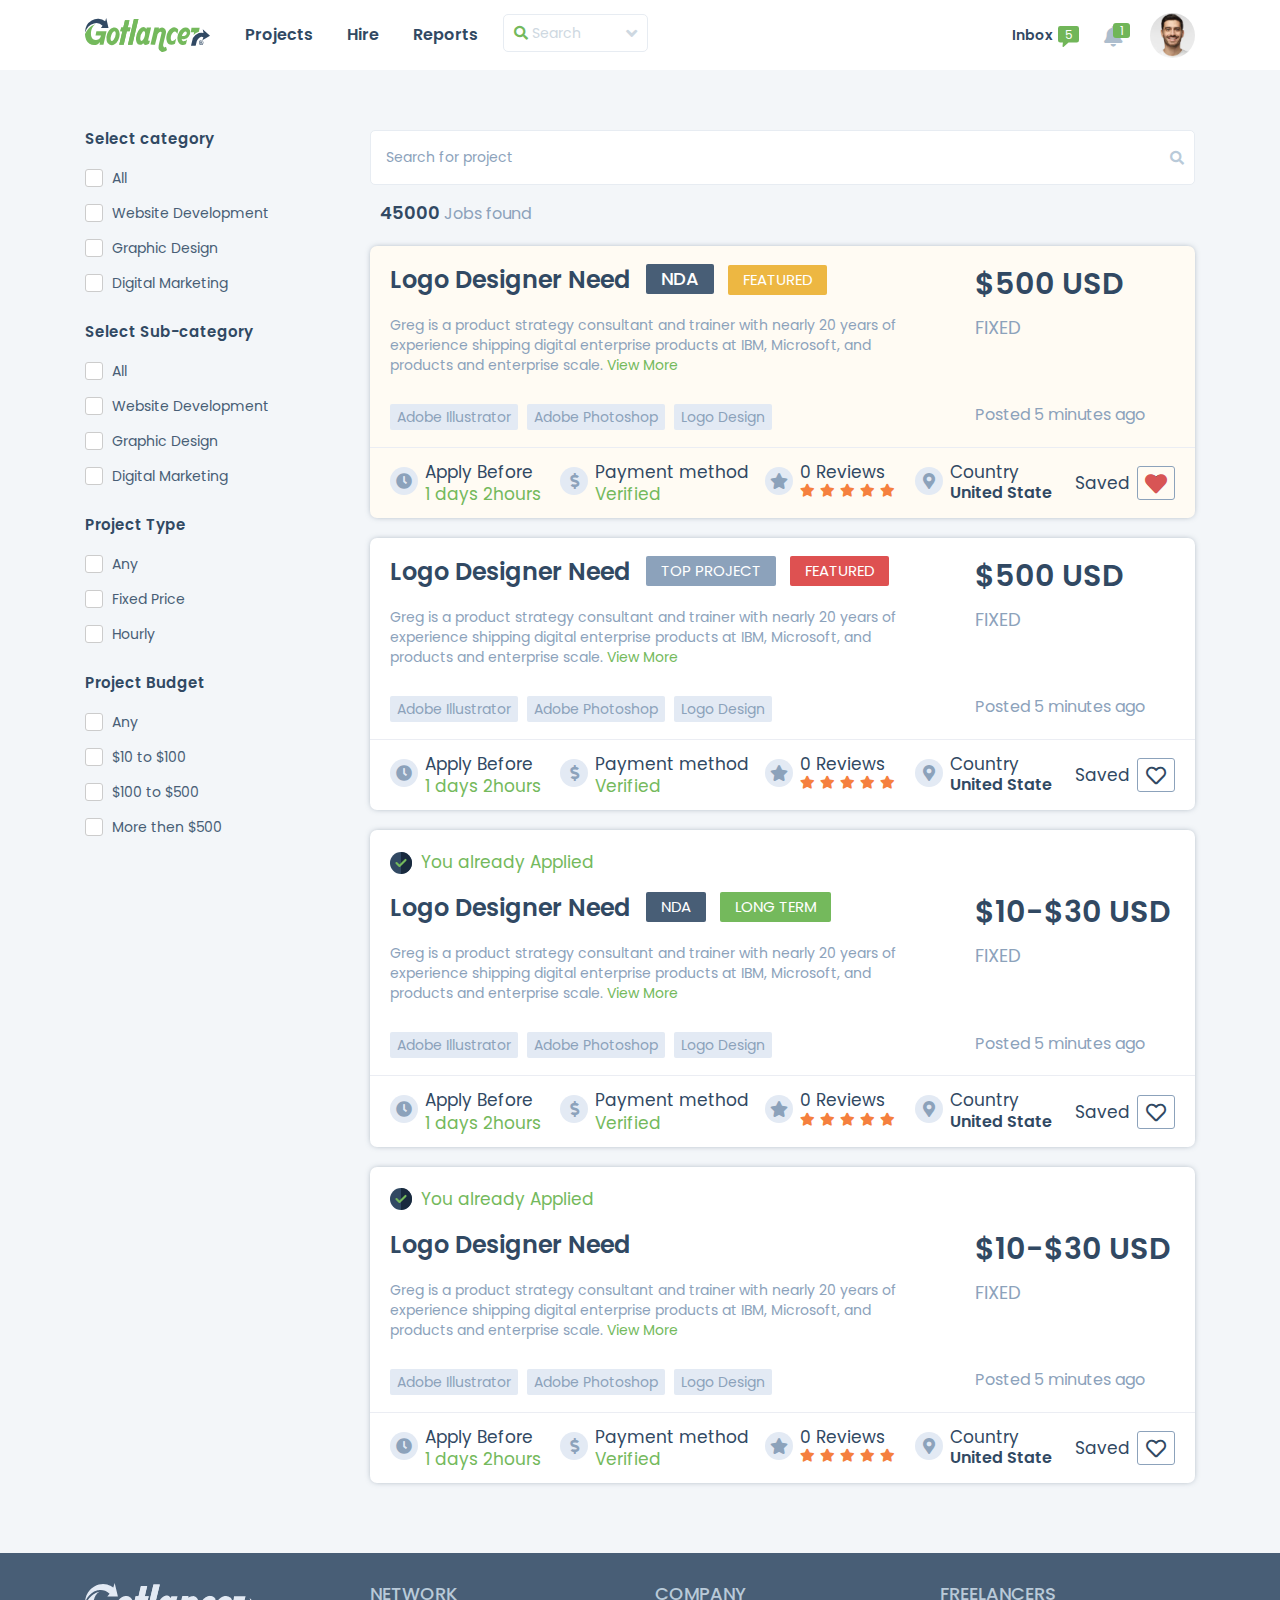
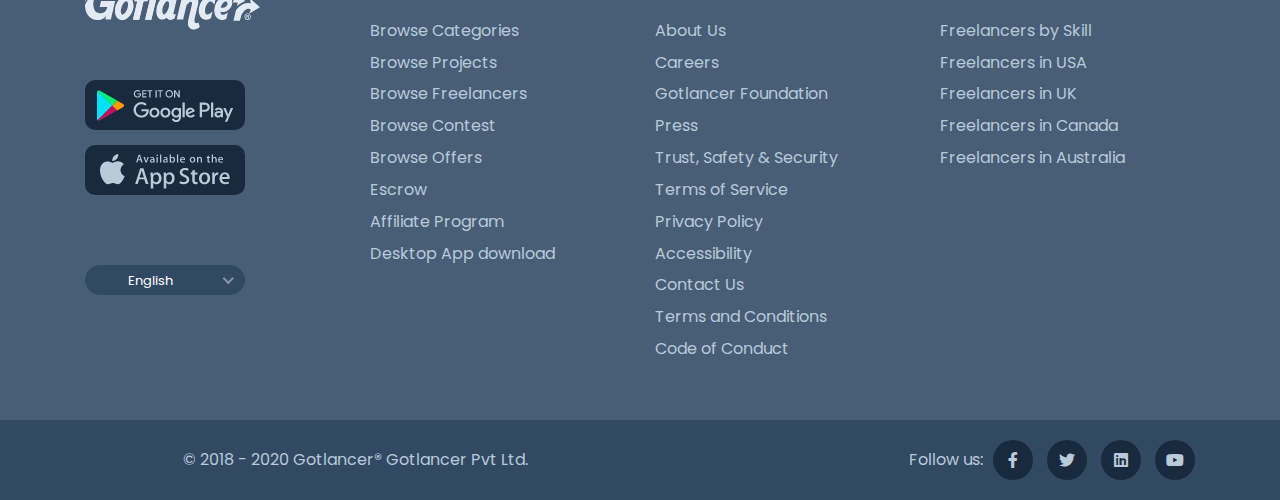
<file: browse-project-final.html>
<!DOCTYPE html>
<html lang="en">
    <head>
        <meta charset="utf-8">
        <meta http-equiv="X-UA-Compatible" content="IE=edge">
        <meta name="viewport" content="width=device-width, initial-scale=1">

        <title>Project tabs final</title>
        
        <!--Libraries-->
        <link href="css/bootstrap.min.css" rel="stylesheet">
        <link href="css/fontawesome.min.css" rel="stylesheet">
        <!-- fonts -->
        <link href="./webfonts/typo-fonts/fonts.css" rel="stylesheet">

        <!--Plugins-->
        <link href="css/aos.css" rel="stylesheet">
        <link href="css/slick.css" rel="stylesheet">
        <link href="css/nice-select.css" rel="stylesheet">
        <link href="css/perfect-scrollbar.min.css" rel="stylesheet">

        <!--Theme specific styles-->
        <link href="css/style.css" rel="stylesheet">
        
        
        <!--Core jQuery-->
        <script src="js/jquery-3.3.1.slim.min.js"></script>
        <script src="js/jquery-migrate-1.4.1.min.js"></script>
    </head>
    <body>

        <div class="overlay"></div>

        <!-- visible only below 991px viewports | small-devices-header starts -->
        <div class="small-devices-header d-block d-lg-none">
            <div class="container">
                <div class="row">
                    <div class="col-6">
                        <div class="logo d-flex align-items-center">
                            <a href="#"><img src="img/logo.svg" alt="Gotlancer"></a>
                        </div>
                    </div>
                    <div class="col-6 d-flex align-items-center justify-content-end">
                        <div class="message-box d-block d-lg-none position-relative">
                            <a href="#">Inbox <span class="mnumber">5</span></a>
                        </div>
                        <div class="notification-box d-block d-lg-none position-relative">
                            <a href="#"><i class="fas fa-bell"></i> <span class="nnumber">1</span></a>
                        </div>
                        <div class="mobile-menu-trigger">
                            <span></span>
                            <span></span>
                            <span></span>
                            <span></span>
                        </div>
                    </div>
                </div>
            </div>
        </div>
        <!-- small-devices-header ends -->

        <!-- header-area starts -->
        <div class="header header-style-2">
            <div class="header-area">
                <div class="mobile-menu-close-trigger d-block d-lg-none">
                    <span class="bar-1"></span>
                    <span class="bar-2"></span>
                </div>
                <div class="container">
                    <div class="row">
                        <div class="col-lg-9 d-flex flex-wrap flex-lg-nowrap order-1 order-lg-0">
                            <div class="site-logo d-flex align-items-center order-0">
                                <a href="#"><img src="img/logo.svg" alt="Gotlancer"></a>
                            </div>
                            <div class="mainmenu off-canvas-nav order-2 order-lg-1">
                                <ul>
                                    <li class="menu-item-has-children"><a href="#">Projects</a>
                                        <ul class="sub-menu">
                                            <li><a href="#">Find Work</a></li>
                                            <li><a href="#">Saved Jobs</a></li>
                                            <li><a href="#">Proposals</a></li>
                                            <li><a href="#">My Stats</a></li>
                                            <li><a href="#">My Project</a></li>
                                        </ul>
                                    </li>
                                    <li class="menu-item-has-children"><a href="#">Hire</a>
                                        <ul class="sub-menu">
                                            <li><a href="#">Find Freelancer</a></li>
                                            <li><a href="#">Saved Freelancer</a></li>
                                            <li><a href="#">Hired Freelancer</a></li>
                                        </ul>
                                    </li>
                                    <li class="menu-item-has-children"><a href="#">Reports</a>
                                        <ul class="sub-menu">
                                            <li><a href="#">Overview</a></li>
                                            <li><a href="#">My Reports</a></li>
                                            <li><a href="#">Proposal History</a></li>
                                            <li><a href="#">Transaction History</a></li>
                                            <li><a href="#">Payment History</a></li>
                                            <li><a href="#">Withdrawal History</a></li>
                                            <li><a href="#">Dispute List</a></li>
                                        </ul>
                                    </li>
                                    <li class="d-block d-lg-none">
                                        <a href="#">Logout</a>
                                    </li>
                                </ul>

                                <!-- Only visible below 991px -->
                                <div class="mobile-content d-block d-lg-none">
                                    <div class="available-status">
                                        <button type="button" class="online active">Online <i class="fas fa-check"></i></button>
                                        <button type="button" class="away">Away <i class="fas fa-check"></i></button>
                                    </div>
                                </div>
                                <!-- Only visible below 991px -->
                            </div>
                            
                            <div class="header-search-box d-none d-lg-block position-relative order-1 order-lg-2">
                                <button id="search-box-trigger" class="search-box-trigger" type="button">
                                    <i class="fas fa-search"></i> Search <span class="angle-icon">
                                    <i class="fas fa-angle-down"></i></span>
                                </button>
                                <div id="search-box-wrapper" class="search-dropdown">
                                    <div class="dropdown-header">
                                        Buyers can
                                    </div>
                                    <div class="search-dropdown-item offers">
                                        <a href="https://www.google.com/">Search <span class="standout">offers</span> <span class="helper">to buy now</span></a>
                                    </div>
                                    <div class="search-dropdown-item freelancers">
                                        <a href="https://www.google.com/">Search <span class="standout">freelancers</span> <span class="helper">to request a proposal</span></a>
                                    </div>
                                    <div class="dropdown-header">
                                        Freelancers can
                                    </div>
                                    <div class="search-dropdown-item projects">
                                        <a href="https://www.google.com/">Search <span class="standout">projects</span> <span class="helper">to quote on</span></a>
                                    </div>
                                </div>
                            </div>
                        </div>
                        <div class="col-lg-3">
                            <div class="header-right-section d-flex justify-content-end align-items-center h-100">
                                <div class="message-box d-none d-lg-block position-relative">
                                    <a href="#">Inbox <span class="mnumber">5</span></a>
                                </div>
                                <div class="notification-box d-none d-lg-block position-relative">
                                    <a href="#"><i class="fas fa-bell"></i> <span class="nnumber">1</span></a>
                                </div>
                                <div class="user-detail dropdown">
                                    <div class="profile-tigger d-none d-lg-block" type="button" id="dropdownMenuButton" >
                                        <img class="profile-image" src="img/user-1.svg" alt="">
                                    </div>
                                    <div class="dropdown-menu">
                                        <div class="user-profile-info position-relative">
                                            <img class="profile-image" src="img/user-1.svg" alt="">
                                            <h3 class="username">Hi, Apurba</h3>
                                            <h3 class="usertitle">Buyer</h3>
                                        </div>
                                        <div class="user-links">
                                            <a href="https://google.com">Settings</a>
                                            <a href="#Profile">My Profile</a>
                                            <a href="#Profile">Membership</a>
                                            <a href="#">Buy Bid Credit</a>
                                            <a class="d-none d-lg-block" href="#">Logout</a>
                                        </div>

                                        <!-- Only visible below 991px -->
                                        <div class="available-status d-none d-lg-block">
                                            <button type="button" class="online active">Online <i class="fas fa-check"></i></button>
                                            <button type="button" class="away">Away <i class="fas fa-check"></i></button>
                                        </div>
                                        <!-- Only visible below 991px -->
                                    </div>
                                </div>
                            </div>
                        </div>
                    </div>
                </div>
            </div>
        </div>
        <!-- header-area ends -->

        <div class="divider d-block d-lg-none"></div>

        <div class="project-wrapper">
            <!-- project-tab-content-area starts -->
            <div class="project-tab-content-area project-tabs-section">
                <div class="container">
                    <div class="row">
                        <div class="col-lg-3">
                            <!-- sidebar starts -->
                            <div class="sidebar">
                                <!-- visible only below 991px viewport starts -->
                                <div class="visible-on-small-device d-block d-lg-none">
                                    <div class="d-flex justify-content-end align-items-center">
                                        <div class="close-btn">
                                            <i class="fas fa-times"></i>
                                        </div>
                                    </div>
                                </div>
                                <!-- visible only below 991px viewport ends -->

                                <!-- single-sidebar-item starts -->
                                <div class="single-sidebar-item">
                                    <h4>Select category</h4>
                                    <form action="#">
                                        <div class="form-check">
                                            <input type="checkbox" id="all" name="all" value="All">
                                            <label for="all"> All</label>
                                        </div>
                                        <div class="form-check">
                                            <input type="checkbox" id="category1" name="category1" value="websitedevelopment">
                                            <label for="category1"> Website Development</label>
                                        </div>
                                        <div class="form-check">
                                            <input type="checkbox" id="category2" name="category2" value="graphicdesign">
                                            <label for="category2"> Graphic Design</label>
                                        </div>
                                        <div class="form-check">
                                            <input type="checkbox" id="category3" name="category3" value="digitalmarketing">
                                            <label for="category3"> Digital Marketing</label>
                                        </div>
                                    </form>
                                </div><!-- single-sidebar-item ends -->
                                <!-- single-sidebar-item starts -->
                                <div class="single-sidebar-item">
                                    <h4>Select Sub-category</h4>
                                    <form action="#">
                                        <div class="form-check">
                                            <input type="checkbox" id="subcategory1" name="subcategory1" value="All">
                                            <label for="subcategory1"> All</label>
                                        </div>
                                        <div class="form-check">
                                            <input type="checkbox" id="subcategory2" name="subcategory2" value="websitedevelopment">
                                            <label for="subcategory2"> Website Development</label>
                                        </div>
                                        <div class="form-check">
                                            <input type="checkbox" id="subcategory3" name="subcategory3" value="graphicdesign">
                                            <label for="subcategory3"> Graphic Design</label>
                                        </div>
                                        <div class="form-check">
                                            <input type="checkbox" id="subcategory4" name="subcategory4" value="digitalmarketing">
                                            <label for="subcategory4"> Digital Marketing</label>
                                        </div>
                                    </form>
                                </div><!-- single-sidebar-item ends -->
                                <!-- single-sidebar-item starts -->
                                <div class="single-sidebar-item">
                                    <h4>Project Type</h4>
                                    <form action="#">
                                        <div class="form-check">
                                            <input type="checkbox" id="type1" name="type1" value="any">
                                            <label for="type1"> Any</label>
                                        </div>
                                        <div class="form-check">
                                            <input type="checkbox" id="type2" name="type2" value="fixedprice">
                                            <label for="type2"> Fixed Price</label>
                                        </div>
                                        <div class="form-check">
                                            <input type="checkbox" id="type3" name="type3" value="hourly">
                                            <label for="type3"> Hourly</label>
                                        </div>
                                    </form>
                                </div><!-- single-sidebar-item ends -->
                                <!-- single-sidebar-item starts -->
                                <div class="single-sidebar-item">
                                    <h4>Project Budget</h4>
                                    <form action="#">
                                        <div class="form-check">
                                            <input type="checkbox" id="anybudget" name="anybudget" value="anybudget">
                                            <label for="anybudget"> Any</label>
                                        </div>
                                        <div class="form-check">
                                            <input type="checkbox" id="budget1" name="budget1" value="budget1">
                                            <label for="budget1"> $10 to $100</label>
                                        </div>
                                        <div class="form-check">
                                            <input type="checkbox" id="budget2" name="budget2" value="budget2">
                                            <label for="budget2"> $100 to $500</label>
                                        </div>
                                        <div class="form-check">
                                            <input type="checkbox" id="budget3" name="budget3" value="budget3">
                                            <label for="budget3"> More then $500</label>
                                        </div>
                                    </form>
                                </div><!-- single-sidebar-item ends -->
                            </div>
                            <!-- sidebar ends -->
                        </div>
                        <div class="col-lg-9">
                            <!-- projects-top-bar starts -->
                            <div class="projects-top-bar">
                                <div class="row">
                                    <div class="col d-flex">
                                        <div class="project-search position-relative">
                                            <form action="#">
                                                <input type="text" placeholder="Search for project" name="search">
                                                <button type="submit"><i class="fas fa-search"></i></button>
                                            </form>
                                        </div>
                                        <div class="sidebar-trigger position-relative d-block d-lg-none">
                                            <span class="bar bar-1"></span>
                                            <span class="bar bar-2"></span>
                                            <span class="bar bar-3"></span>
                                            <span class="menu-text">Menu</span>
                                        </div>
                                    </div>
                                </div>
                            </div>
                            <div class="freelancers-applied jobs-found">
                                <div class="applied-job"><span>45000</span> Jobs found</div>
                            </div><!-- projects-top-bar ends -->
                            <!-- single-proposal-item starts -->
                            <div class="single-proposal-item browse-project-item sopnsored position-relative">
                                <div class="proposal-content">
                                    <div class="proposal-content-inner d-flex flex-wrap flex-lg-nowrap">
                                        <div class="user-detail">
                                            <div class="user-title d-flex flex-row flex-wrap flex-md-nowrap">
                                                <h3>Logo Designer Need</h3>
                                                <div class="tags">
                                                    <span class="tag country">Nda</span>
                                                    <span class="tag type">Featured</span>
                                                </div>
                                            </div>
                                            <div class="cover-letter">
                                                <p>Greg is a product strategy consultant and trainer with nearly 20 years of experience shipping digital enterprise  products at IBM, Microsoft, and products and enterprise scale. <a href="#">View More</a></p>
                                            </div>
                                        </div>
                                        <div class="user-rate d-flex flex-row flex-lg-column justify-content-start justify-content-lg-between">
                                            <div class="user-rate-title">
                                                <h3>$500 USD</h3>
                                                <h4>Fixed</h4>
                                            </div>
                                            <div class="job-posting-time">
                                                <p>Posted 5 minutes ago</p>
                                            </div>
                                        </div>
                                    </div>
                                    <div class="user-skills">
                                        <span>Adobe Illustrator</span>
                                        <span>Adobe Photoshop</span>
                                        <span>Logo Design</span>
                                    </div>
                                </div>
                                <div class="proposal-footer d-flex flex-wrap flex-lg-nowrap">
                                    <div class="single-footer one position-relative">
                                        <span class="absolute-icon"><i class="fas fa-clock"></i></span> Apply Before
                                        <br/> <span class="highlighted-text">1 days 2hours</span>
                                    </div>
                                    <div class="single-footer hours position-relative">
                                        <span class="absolute-icon"><i class="fas fa-dollar-sign"></i></span> Payment method 
                                        <br/> <span class="highlighted-text">Verified</span>
                                    </div>
                                    <div class="single-footer reviews position-relative">
                                        <div><span class="absolute-icon"><i class="fas fa-star"></i></span> 0 Reviews</div>
                                        <div class="stars">
                                            <span><i class="fas fa-star"></i></span>
                                            <span><i class="fas fa-star"></i></span>
                                            <span><i class="fas fa-star"></i></span>
                                            <span><i class="fas fa-star"></i></span>
                                            <span><i class="fas fa-star"></i></span>
                                        </div>
                                    </div>
                                    <div class="single-footer country position-relative">
                                        <span class="absolute-icon"><i class="fas fa-map-marker-alt"></i></span> Country <strong>United State</strong>
                                    </div>
                                    <div class="single-footer five d-flex align-items-center justify-content-start justify-content-lg-end">
                                        Saved 
                                        <span class="heart-icon position-relative">
                                            <span class="blank"><i class="far fa-heart"></i></span>
                                            <span class="fill"><i class="fas fa-heart"></i></span>
                                        </span>
                                    </div>
                                </div>
                            </div>
                            <!-- single-proposal-item ends -->
                            <!-- single-proposal-item starts -->
                            <div class="single-proposal-item browse-project-item position-relative">
                                <div class="proposal-content">
                                    <div class="proposal-content-inner d-flex flex-wrap flex-lg-nowrap">
                                        <div class="user-detail">
                                            <div class="user-title d-flex flex-row flex-wrap flex-md-nowrap">
                                                <h3>Logo Designer Need</h3>
                                                <div class="tags">
                                                    <span class="tag top-project">Top project</span>
                                                    <span class="tag urgent">Featured</span>
                                                </div>
                                            </div>
                                            <div class="cover-letter">
                                                <p>Greg is a product strategy consultant and trainer with nearly 20 years of experience shipping digital enterprise  products at IBM, Microsoft, and products and enterprise scale. <a href="#">View More</a></p>
                                            </div>
                                        </div>
                                        <div class="user-rate d-flex flex-row flex-lg-column justify-content-start justify-content-lg-between">
                                            <div class="user-rate-title">
                                                <h3>$500 USD</h3>
                                                <h4>Fixed</h4>
                                            </div>
                                            <div class="job-posting-time">
                                                <p>Posted 5 minutes ago</p>
                                            </div>
                                        </div>
                                    </div>
                                    <div class="user-skills">
                                        <span>Adobe Illustrator</span>
                                        <span>Adobe Photoshop</span>
                                        <span>Logo Design</span>
                                    </div>
                                </div>
                                <div class="proposal-footer d-flex flex-wrap flex-lg-nowrap">
                                    <div class="single-footer one position-relative">
                                        <span class="absolute-icon"><i class="fas fa-clock"></i></span> Apply Before
                                        <br/> <span class="highlighted-text">1 days 2hours</span>
                                    </div>
                                    <div class="single-footer hours position-relative">
                                        <span class="absolute-icon"><i class="fas fa-dollar-sign"></i></span> Payment method 
                                        <br/> <span class="highlighted-text">Verified</span>
                                    </div>
                                    <div class="single-footer reviews position-relative">
                                        <div><span class="absolute-icon"><i class="fas fa-star"></i></span> 0 Reviews</div>
                                        <div class="stars">
                                            <span><i class="fas fa-star"></i></span>
                                            <span><i class="fas fa-star"></i></span>
                                            <span><i class="fas fa-star"></i></span>
                                            <span><i class="fas fa-star"></i></span>
                                            <span><i class="fas fa-star"></i></span>
                                        </div>
                                    </div>
                                    <div class="single-footer country position-relative">
                                        <span class="absolute-icon"><i class="fas fa-map-marker-alt"></i></span> Country <strong>United State</strong>
                                    </div>
                                    <div class="single-footer five d-flex align-items-center justify-content-start justify-content-lg-end">
                                        Saved 
                                        <span class="heart-icon position-relative">
                                            <span class="blank"><i class="far fa-heart"></i></span>
                                            <span class="fill"><i class="fas fa-heart"></i></span>
                                        </span>
                                    </div>
                                </div>
                            </div>
                            <!-- single-proposal-item ends -->
                            <!-- single-proposal-item starts -->
                            <div class="single-proposal-item browse-project-item position-relative">
                                <div class="proposal-content">
                                    <div class="applied-notice"><img src="img/check-2.svg" alt=""> You already Applied</div>
                                    <div class="proposal-content-inner d-flex flex-wrap flex-lg-nowrap">
                                        <div class="user-detail">
                                            <div class="user-title d-flex flex-row flex-wrap flex-md-nowrap">
                                                <h3>Logo Designer Need</h3>
                                                <div class="tags">
                                                    <span class="tag country">Nda</span>
                                                    <span class="tag long-term">Long term</span>
                                                </div>
                                            </div>
                                            <div class="cover-letter">
                                                <p>Greg is a product strategy consultant and trainer with nearly 20 years of experience shipping digital enterprise  products at IBM, Microsoft, and products and enterprise scale. <a href="#">View More</a></p>
                                            </div>
                                        </div>
                                        <div class="user-rate d-flex flex-row flex-lg-column justify-content-start justify-content-lg-between">
                                            <div class="user-rate-title">
                                                <h3>$10-$30 USD</h3>
                                                <h4>Fixed</h4>
                                            </div>
                                            <div class="job-posting-time">
                                                <p>Posted 5 minutes ago</p>
                                            </div>
                                        </div>
                                    </div>
                                    <div class="user-skills">
                                        <span>Adobe Illustrator</span>
                                        <span>Adobe Photoshop</span>
                                        <span>Logo Design</span>
                                    </div>
                                </div>
                                <div class="proposal-footer d-flex flex-wrap flex-lg-nowrap">
                                    <div class="single-footer one position-relative">
                                        <span class="absolute-icon"><i class="fas fa-clock"></i></span> Apply Before
                                        <br/> <span class="highlighted-text">1 days 2hours</span>
                                    </div>
                                    <div class="single-footer hours position-relative">
                                        <span class="absolute-icon"><i class="fas fa-dollar-sign"></i></span> Payment method 
                                        <br/> <span class="highlighted-text">Verified</span>
                                    </div>
                                    <div class="single-footer reviews position-relative">
                                        <div><span class="absolute-icon"><i class="fas fa-star"></i></span> 0 Reviews</div>
                                        <div class="stars">
                                            <span><i class="fas fa-star"></i></span>
                                            <span><i class="fas fa-star"></i></span>
                                            <span><i class="fas fa-star"></i></span>
                                            <span><i class="fas fa-star"></i></span>
                                            <span><i class="fas fa-star"></i></span>
                                        </div>
                                    </div>
                                    <div class="single-footer country position-relative">
                                        <span class="absolute-icon"><i class="fas fa-map-marker-alt"></i></span> Country <strong>United State</strong>
                                    </div>
                                    <div class="single-footer five d-flex align-items-center justify-content-start justify-content-lg-end">
                                        Saved 
                                        <span class="heart-icon position-relative">
                                            <span class="blank"><i class="far fa-heart"></i></span>
                                            <span class="fill"><i class="fas fa-heart"></i></span>
                                        </span>
                                    </div>
                                </div>
                            </div>
                            <!-- single-proposal-item ends -->
                            <!-- single-proposal-item starts -->
                            <div class="single-proposal-item browse-project-item position-relative">
                                <div class="proposal-content">
                                    <div class="applied-notice"><img src="img/check-2.svg" alt=""> You already Applied</div>
                                    <div class="proposal-content-inner d-flex flex-wrap flex-lg-nowrap">
                                        <div class="user-detail">
                                            <div class="user-title d-flex flex-row flex-wrap flex-md-nowrap">
                                                <h3>Logo Designer Need</h3>
                                                <!-- <div class="tags">
                                                    <span class="tag country">Nda</span>
                                                    <span class="tag long-term">Long term</span>
                                                </div> -->
                                            </div>
                                            <div class="cover-letter">
                                                <p>Greg is a product strategy consultant and trainer with nearly 20 years of experience shipping digital enterprise  products at IBM, Microsoft, and products and enterprise scale. <a href="#">View More</a></p>
                                            </div>
                                        </div>
                                        <div class="user-rate d-flex flex-row flex-lg-column justify-content-start justify-content-lg-between">
                                            <div class="user-rate-title">
                                                <h3>$10-$30 USD</h3>
                                                <h4>Fixed</h4>
                                            </div>
                                            <div class="job-posting-time">
                                                <p>Posted 5 minutes ago</p>
                                            </div>
                                        </div>
                                    </div>
                                    <div class="user-skills">
                                        <span>Adobe Illustrator</span>
                                        <span>Adobe Photoshop</span>
                                        <span>Logo Design</span>
                                    </div>
                                </div>
                                <div class="proposal-footer d-flex flex-wrap flex-lg-nowrap">
                                    <div class="single-footer one position-relative">
                                        <span class="absolute-icon"><i class="fas fa-clock"></i></span> Apply Before
                                        <br/> <span class="highlighted-text">1 days 2hours</span>
                                    </div>
                                    <div class="single-footer hours position-relative">
                                        <span class="absolute-icon"><i class="fas fa-dollar-sign"></i></span> Payment method 
                                        <br/> <span class="highlighted-text">Verified</span>
                                    </div>
                                    <div class="single-footer reviews position-relative">
                                        <div><span class="absolute-icon"><i class="fas fa-star"></i></span> 0 Reviews</div>
                                        <div class="stars">
                                            <span><i class="fas fa-star"></i></span>
                                            <span><i class="fas fa-star"></i></span>
                                            <span><i class="fas fa-star"></i></span>
                                            <span><i class="fas fa-star"></i></span>
                                            <span><i class="fas fa-star"></i></span>
                                        </div>
                                    </div>
                                    <div class="single-footer country position-relative">
                                        <span class="absolute-icon"><i class="fas fa-map-marker-alt"></i></span> Country <strong>United State</strong>
                                    </div>
                                    <div class="single-footer five d-flex align-items-center justify-content-start justify-content-lg-end">
                                        Saved 
                                        <span class="heart-icon position-relative">
                                            <span class="blank"><i class="far fa-heart"></i></span>
                                            <span class="fill"><i class="fas fa-heart"></i></span>
                                        </span>
                                    </div>
                                </div>
                            </div>
                            <!-- single-proposal-item ends -->
                        </div>
                    </div>
                </div>
            </div>
            <!-- project-tab-content-area ends -->
        </div>

        <!-- footer-widgets-area starts -->
        <div class="footer-widgets-area">
            <div class="container">
                <div class="row">
                    <div class="col-lg-3">
                        <div class="single-footer-widget widget-1">
                            <div class="footer-logo">
                                <img src="img/white-logo.png" alt="gotlancer">
                            </div>
                            <div class="softwares">
                                <a href="#"><img src="img/playstore.png" alt=""></a>
                                <a href="#"><img src="img/appstore.png" alt=""></a>
                            </div>
                            <div class="language-dropdown">
                                <select name="" id="">
                                    <option value="">English</option>
                                    <option value="">Hindi</option>
                                    <option value="">Bengali</option>
                                    <option value="">French</option>
                                </select>  
                            </div>
                        </div>
                    </div>
                    <div class="col-md-4 col-lg-3">
                        <div class="single-footer-widget">
                            <h4>Network</h4>
                            <ul>
                                <li><a href="#">Browse Categories</a></li>
                                <li><a href="#">Browse Projects</a></li>
                                <li><a href="#">Browse Freelancers</a></li>
                                <li><a href="#">Browse Contest</a></li>
                                <li><a href="#">Browse Offers</a></li>
                                <li><a href="#">Escrow</a></li>
                                <li><a href="#">Affiliate Program</a></li>
                                <li><a href="#">Desktop App download</a></li>
                            </ul>
                        </div>
                    </div>
                    <div class="col-md-4 col-lg-3">
                        <div class="single-footer-widget">
                            <h4>Company</h4>
                            <ul>
                                <li><a href="#">About Us</a></li>
                                <li><a href="#">Careers</a></li>
                                <li><a href="#">Gotlancer Foundation</a></li>
                                <li><a href="#">Press</a></li>
                                <li><a href="#">Trust, Safety & Security</a></li>
                                <li><a href="#">Terms of Service</a></li>
                                <li><a href="#">Privacy Policy</a></li>
                                <li><a href="#">Accessibility</a></li>
                                <li><a href="#">Contact Us</a></li>
                                <li><a href="#">Terms and Conditions</a></li>
                                <li><a href="#">Code of Conduct</a></li>
                            </ul>
                        </div>
                    </div>
                    <div class="col-md-4 col-lg-3">
                        <div class="single-footer-widget">
                            <h4>Freelancers</h4>
                            <ul>
                                <li><a href="#">Freelancers by Skill</a></li>
                                <li><a href="#">Freelancers in USA</a></li>
                                <li><a href="#">Freelancers in UK</a></li>
                                <li><a href="#">Freelancers in Canada</a></li>
                                <li><a href="#">Freelancers in Australia</a></li>
                            </ul>
                        </div>
                    </div>
                </div>
            </div>
        </div>
        <!-- footer-widgets-area ends -->

        <!-- footer-area starts -->
        <div class="footer-area">
            <div class="container">
                <div class="row">
                    <div class="col-lg-6 d-flex align-items-center justify-content-start justify-content-center order-1 order-lg-0 copyright-text">
                        <p>&copy; 2018 - 2020 Gotlancer® Gotlancer Pvt Ltd.</p>
                    </div>
                    <div class="col-lg-6 d-flex justify-content-center justify-content-lg-end align-items-center">
                        <span>Follow us:</span>
                        <div class="footer-social-icons">
                            <a href="#"><i class="fab fa-facebook-f"></i></a>
                            <a href="#"><i class="fab fa-twitter"></i></a>
                            <a href="#"><i class="fab fa-linkedin"></i></a>
                            <a href="#"><i class="fab fa-youtube"></i></a>
                        </div>
                    </div>
                </div>
            </div>
        </div>
        <!-- footer-area ends -->

        <a href="#" class="scrollTop d-none d-lg-block"><i class="fas fa-angle-up"></i></a>

        <!--Libraries-->
        <script src="js/bootstrap.bundle.min.js"></script>       

        <!--Plugins-->
        <script src="js/jquery.nice-select.min.js"></script>
        <script src="js/slick.min.js"></script>
        <script src="js/aos.js"></script>
        <script src="js/perfect-scrollbar.jquery.min.js"></script>

        <!--Active & Custom JS-->
        <script src="js/main.js"></script>
    </body>
</html>
</file>
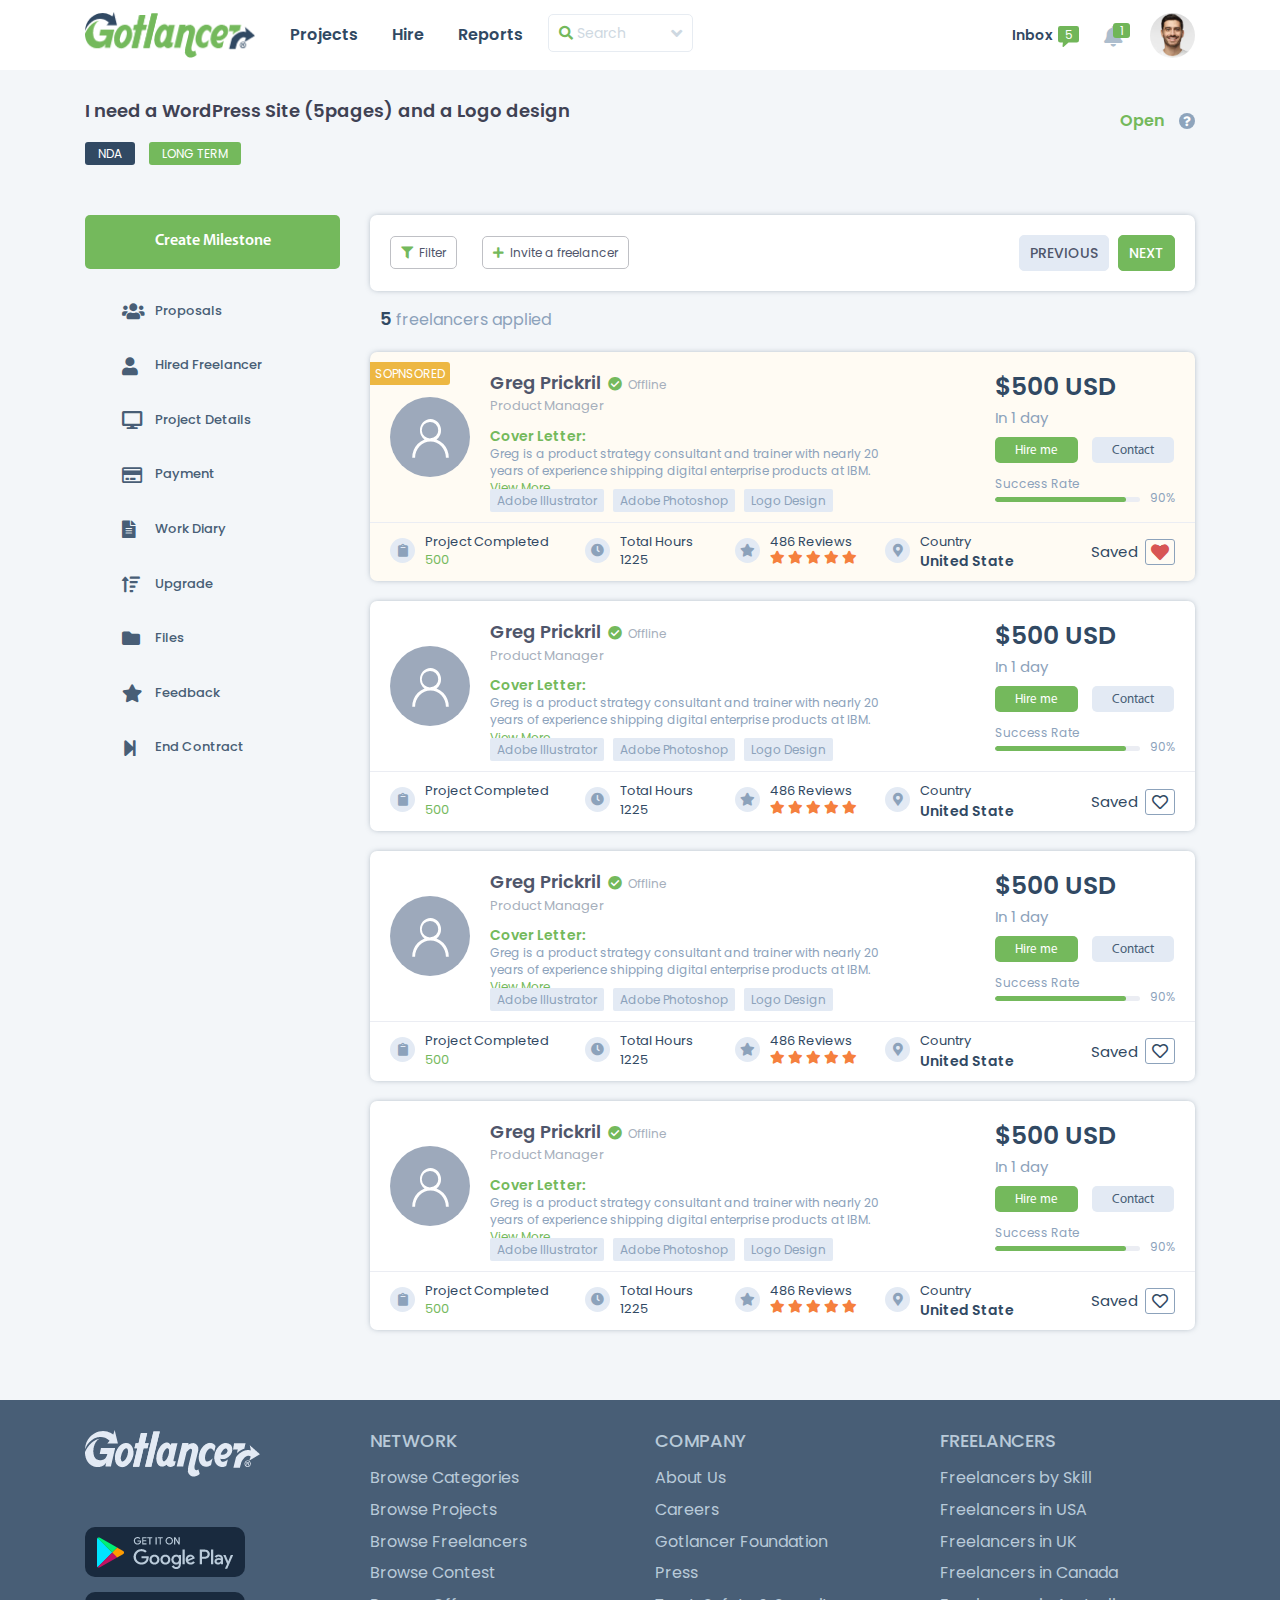
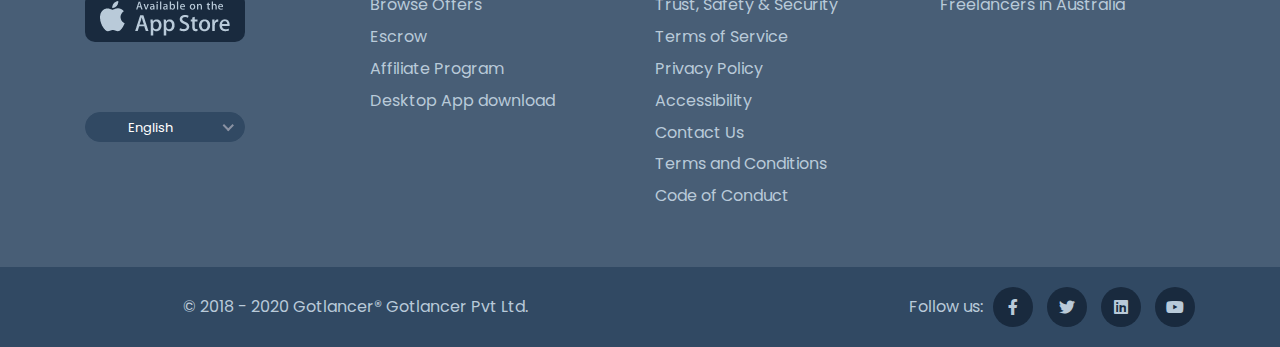
<file: project-tabs.html>
<!DOCTYPE html>
<html lang="en">
    <head>
        <meta charset="utf-8">
        <meta http-equiv="X-UA-Compatible" content="IE=edge">
        <meta name="viewport" content="width=device-width, initial-scale=1">

        <title>Project tabs</title>
        
        <!--Libraries-->
        <link href="css/bootstrap.min.css" rel="stylesheet">
        <link href="css/fontawesome.min.css" rel="stylesheet">
        <!-- fonts -->
        <link href="./webfonts/typo-fonts/fonts.css" rel="stylesheet">

        <!--Plugins-->
        <link href="css/aos.css" rel="stylesheet">
        <link href="css/slick.css" rel="stylesheet">
        <link href="css/nice-select.css" rel="stylesheet">
        <link href="css/perfect-scrollbar.min.css" rel="stylesheet">

        <!--Theme specific styles-->
        <link href="css/style.css" rel="stylesheet">
        
        
        <!--Core jQuery-->
        <script src="js/jquery-3.3.1.slim.min.js"></script>
        <script src="js/jquery-migrate-1.4.1.min.js"></script>
    </head>
    <body>

        <div class="overlay"></div>

        <!-- visible only below 991px viewports | small-devices-header starts -->
        <div class="small-devices-header d-block d-lg-none">
            <div class="container">
                <div class="row">
                    <div class="col-6">
                        <div class="logo d-flex align-items-center">
                            <a href="#"><img src="img/logo.png" alt="Gotlancer"></a>
                        </div>
                    </div>
                    <div class="col-6 d-flex align-items-center justify-content-end">
                        <div class="message-box d-block d-lg-none position-relative">
                            <a href="#">Inbox <span class="mnumber">5</span></a>
                        </div>
                        <div class="notification-box d-block d-lg-none position-relative">
                            <a href="#"><i class="fas fa-bell"></i> <span class="nnumber">1</span></a>
                        </div>
                        <div class="mobile-menu-trigger">
                            <span></span>
                            <span></span>
                            <span></span>
                            <span></span>
                        </div>
                    </div>
                </div>
            </div>
        </div>
        <!-- small-devices-header ends -->

        <!-- header-area starts -->
        <div class="header header-style-2">
            <div class="header-area">
                <div class="mobile-menu-close-trigger d-block d-lg-none">
                    <span class="bar-1"></span>
                    <span class="bar-2"></span>
                </div>
                <div class="container">
                    <div class="row">
                        <div class="col-lg-9 d-flex flex-wrap flex-lg-nowrap order-1 order-lg-0">
                            <div class="site-logo d-flex align-items-center order-0">
                                <a href="#"><img src="img/logo.png" alt="Gotlancer"></a>
                            </div>
                            <div class="mainmenu off-canvas-nav order-2 order-lg-1">
                                <ul>
                                    <li class="menu-item-has-children"><a href="#">Projects</a>
                                        <ul class="sub-menu">
                                            <li><a href="#">Find Work</a></li>
                                            <li><a href="#">Saved Jobs</a></li>
                                            <li><a href="#">Proposals</a></li>
                                            <li><a href="#">My Stats</a></li>
                                            <li><a href="#">My Project</a></li>
                                        </ul>
                                    </li>
                                    <li class="menu-item-has-children"><a href="#">Hire</a>
                                        <ul class="sub-menu">
                                            <li><a href="#">Find Freelancer</a></li>
                                            <li><a href="#">Saved Freelancer</a></li>
                                            <li><a href="#">Hired Freelancer</a></li>
                                        </ul>
                                    </li>
                                    <li class="menu-item-has-children"><a href="#">Reports</a>
                                        <ul class="sub-menu">
                                            <li><a href="#">Overview</a></li>
                                            <li><a href="#">My Reports</a></li>
                                            <li><a href="#">Proposal History</a></li>
                                            <li><a href="#">Transaction History</a></li>
                                            <li><a href="#">Payment History</a></li>
                                            <li><a href="#">Withdrawal History</a></li>
                                            <li><a href="#">Dispute List</a></li>
                                        </ul>
                                    </li>
                                    <li class="d-block d-lg-none">
                                        <a href="#">Logout</a>
                                    </li>
                                </ul>

                                <!-- Only visible below 991px -->
                                <div class="mobile-content d-block d-lg-none">
                                    <div class="available-status">
                                        <button type="button" class="online active">Online <i class="fas fa-check"></i></button>
                                        <button type="button" class="away">Away <i class="fas fa-check"></i></button>
                                    </div>
                                </div>
                                <!-- Only visible below 991px -->
                            </div>
                            
                            <div class="header-search-box d-none d-lg-block position-relative order-1 order-lg-2">
                                <button id="search-box-trigger" class="search-box-trigger" type="button">
                                    <i class="fas fa-search"></i> Search <span class="angle-icon">
                                    <i class="fas fa-angle-down"></i></span>
                                </button>
                                <div id="search-box-wrapper" class="search-dropdown">
                                    <div class="dropdown-header">
                                        Buyers can
                                    </div>
                                    <div class="search-dropdown-item offers">
                                        <a href="https://www.google.com/">Search <span class="standout">offers</span> <span class="helper">to buy now</span></a>
                                    </div>
                                    <div class="search-dropdown-item freelancers">
                                        <a href="https://www.google.com/">Search <span class="standout">freelancers</span> <span class="helper">to request a proposal</span></a>
                                    </div>
                                    <div class="dropdown-header">
                                        Freelancers can
                                    </div>
                                    <div class="search-dropdown-item projects">
                                        <a href="https://www.google.com/">Search <span class="standout">projects</span> <span class="helper">to quote on</span></a>
                                    </div>
                                </div>
                            </div>
                        </div>
                        <div class="col-lg-3">
                            <div class="header-right-section d-flex justify-content-end align-items-center h-100">
                                <div class="message-box d-none d-lg-block position-relative">
                                    <a href="#">Inbox <span class="mnumber">5</span></a>
                                </div>
                                <div class="notification-box d-none d-lg-block position-relative">
                                    <a href="#"><i class="fas fa-bell"></i> <span class="nnumber">1</span></a>
                                </div>
                                <div class="user-detail dropdown">
                                    <div class="profile-tigger d-none d-lg-block" type="button" id="dropdownMenuButton" >
                                        <img class="profile-image" src="img/user-1.svg" alt="">
                                    </div>
                                    <div class="dropdown-menu">
                                        <div class="user-profile-info position-relative">
                                            <img class="profile-image" src="img/user-1.svg" alt="">
                                            <h3 class="username">Hi, Apurba</h3>
                                            <h3 class="usertitle">Buyer</h3>
                                        </div>
                                        <div class="user-links">
                                            <a href="https://google.com">Settings</a>
                                            <a href="#Profile">My Profile</a>
                                            <a href="#Profile">Membership</a>
                                            <a href="#">Buy Bid Credit</a>
                                            <a class="d-none d-lg-block" href="#">Logout</a>
                                        </div>

                                        <!-- Only visible below 991px -->
                                        <div class="available-status d-none d-lg-block">
                                            <button type="button" class="online active">Online <i class="fas fa-check"></i></button>
                                            <button type="button" class="away">Away <i class="fas fa-check"></i></button>
                                        </div>
                                        <!-- Only visible below 991px -->
                                    </div>
                                </div>
                            </div>
                        </div>
                    </div>
                </div>
            </div>
        </div>
        <!-- header-area ends -->

        <div class="divider d-block d-lg-none"></div>

        <div class="project-wrapper">
            <!-- project-heading-area starts -->
            <div class="project-heading-area">
                <div class="container">
                    <div class="row">
                        <div class="col-sm-9 col7">
                            <h4 class="top-title">I need a WordPress Site (5pages) and a Logo design</h4>
                            <div class="tags">
                                <span class="country">NDA</span>
                                <span class="duration">LONG TERM</span>
                            </div>
                        </div>
                        <div class="col-sm-3  col5">
                            <div class="right-content d-flex align-items-center justify-content-end">
                                <a href="#">Open</a>
                                <span class="info" data-toggle="tooltip" data-placement="top" title="Tooltip on top"><i class="fas fa-question"></i></span>
                            </div>
                        </div>
                    </div>
                </div>
            </div>
            <!-- project-heading-area ends -->

            <!-- project-tab-content-area starts -->
            <div class="project-tab-content-area">
                <div class="container">
                    <div class="row">
                        <div class="col-lg-3">
                            <!-- sidebar starts -->
                            <div class="sidebar">
                                <!-- visible only below 991px viewport starts -->
                                <div class="visible-on-small-device d-block d-lg-none">
                                    <div class="d-flex justify-content-between align-items-center">
                                        <div class="logo">
                                            <img src="img/logo.png" alt="gotlancer">
                                        </div>
                                        <div class="close-btn">
                                            <i class="fas fa-times"></i>
                                        </div>
                                    </div>
                                </div>
                                <!-- visible only below 991px viewport ends -->
                                <a href="#" class="boxed-btn milestone d-none d-lg-block">Create Milestone</a>
                                <ul>
                                    <li><a href="#"><i class="fas fa-users"></i> Proposals</a></li>
                                    <li><a href="#"><i class="fas fa-user"></i> Hired Freelancer</a></li>
                                    <li><a href="#"><i class="fas fa-desktop"></i> Project Details</a></li>
                                    <li><a href="#"><i class="far fa-credit-card"></i> Payment</a></li>
                                    <li><a href="#"><i class="fas fa-file-alt"></i> Work Diary</a></li>
                                    <li><a href="#"><i class="fas fa-sort-amount-up"></i> Upgrade</a></li>
                                    <li><a href="#"><i class="fas fa-folder"></i> Files</a></li>
                                    <li><a href="#"><i class="fas fa-star"></i> Feedback</a></li>
                                    <li><a href="#"><i class="fas fa-step-forward"></i> End Contract</a></li>
                                </ul>
                            </div>
                            <!-- sidebar ends -->
                        </div>
                        <div class="col-lg-9">
                            <div class="projects-top-bar">
                                <div class="row">
                                    <div class="col-7 d-flex align-items-center">
                                        <a href="#" class="filter d-none d-lg-block"><i class="fas fa-filter"></i> Filter</a>
                                        <a href="#" class="invite d-none d-lg-block"><i class="fas fa-plus"></i> Invite a freelancer</a>
                                        <a href="#" class="create-milestone  d-block d-lg-none">Create Milestone</a>
                                    </div>
                                    <div class="col-5 text-right">
                                        <a href="#" class="nextprev d-none d-lg-inline-block">Previous</a>
                                        <a href="#" class="nextprev active d-none d-lg-inline-block">Next</a>
                                        <div class="sidebar-trigger position-relative d-block d-lg-none">
                                            <span class="bar bar-1"></span>
                                            <span class="bar bar-2"></span>
                                            <span class="bar bar-3"></span>
                                            <span class="menu-text">Menu</span>
                                        </div>
                                    </div>
                                </div>
                            </div>
                            <div class="freelancers-applied d-flex justify-content-between justify-content-lg-start">
                                <div class="title d-block d-lg-none">Proposal</div>
                                <div class="applied-job"><span>5</span> freelancers applied</div>
                            </div>
                            <!-- single-proposal-item starts -->
                            <div class="single-proposal-item sopnsored position-relative">
                                <span class="sopnsored-tag d-none d-lg-block">Sopnsored</span>
                                <div class="proposal-content">
                                    <div class="d-flex flex-wrap flex-lg-nowrap">
                                        <div class="user-thumb d-flex align-items-center">
                                            <span><img src="img/proposal-sender.svg" alt=""></span>
                                        </div>
                                        <div class="user-detail">
                                            <div class="user-title">
                                                <h3>Greg Prickril <span class="user-mode"><i class="fas fa-check-circle"></i> Offline</span></h3>
                                                <h5>Product Manager</h5>
                                            </div>
                                            <div class="cover-letter">
                                                <h4>Cover Letter:</h4>
                                                <p>Greg is a product strategy consultant and trainer with nearly 20 years of experience shipping digital enterprise  products at IBM. <a href="#">View More</a></p>
                                            </div>
                                        </div>
                                        <div class="user-rate d-flex flex-column d-lg-block">
                                            <div class="user-rate-title">
                                                <h3>$500 USD</h3>
                                                <h4>In 1 day</h4>
                                            </div>
                                            <div class="user-rate-btn">
                                                <a href="#" class="boxed-btn">Hire me</a>
                                                <a href="#" class="boxed-btn contact-btn">Contact</a>
                                            </div>
                                            <div class="success-rate">
                                                <p>Success Rate</p>
                                                <div class="position-relative">
                                                    <div class="progress">
                                                        <div class="progress-bar" role="progressbar" style="width: 90%" aria-valuenow="90" aria-valuemin="0" aria-valuemax="100"></div>
                                                    </div>
                                                    <span class="progress-number">90%</span>
                                                </div>
                                            </div>
                                        </div>
                                    </div>
                                    <div class="user-skills">
                                        <span>Adobe Illustrator</span>
                                        <span>Adobe Photoshop</span>
                                        <span>Logo Design</span>
                                    </div>
                                </div>
                                <div class="proposal-footer d-flex flex-wrap flex-lg-nowrap">
                                    <div class="single-footer one position-relative">
                                        <span class="absolute-icon"><i class="fas fa-clipboard"></i></span> Project Completed<br/> <span class="project-number">500</span>
                                    </div>
                                    <div class="single-footer hours position-relative">
                                        <span class="absolute-icon"><i class="fas fa-clock"></i></span> Total Hours<br/> 1225
                                    </div>
                                    <div class="single-footer reviews position-relative">
                                        <div><span class="absolute-icon"><i class="fas fa-star"></i></span> 486 Reviews</div>
                                        <div class="stars">
                                            <span><i class="fas fa-star"></i></span>
                                            <span><i class="fas fa-star"></i></span>
                                            <span><i class="fas fa-star"></i></span>
                                            <span><i class="fas fa-star"></i></span>
                                            <span><i class="fas fa-star"></i></span>
                                        </div>
                                    </div>
                                    <div class="single-footer country position-relative">
                                        <span class="absolute-icon"><i class="fas fa-map-marker-alt"></i></span> Country <strong>United State</strong>
                                    </div>
                                    <div class="single-footer five d-flex align-items-center justify-content-start justify-content-lg-end">
                                        Saved 
                                        <span class="heart-icon position-relative">
                                            <span class="blank"><i class="far fa-heart"></i></span>
                                            <span class="fill"><i class="fas fa-heart"></i></span>
                                        </span>
                                    </div>
                                </div>
                            </div>
                            <!-- single-proposal-item ends -->
                            <!-- single-proposal-item starts -->
                            <div class="single-proposal-item position-relative">
                                <div class="proposal-content">
                                    <div class="d-flex flex-wrap flex-lg-nowrap">
                                        <div class="user-thumb d-flex align-items-center">
                                            <span><img src="img/proposal-sender.svg" alt=""></span>
                                        </div>
                                        <div class="user-detail">
                                            <div class="user-title">
                                                <h3>Greg Prickril <span class="user-mode"><i class="fas fa-check-circle"></i> Offline</span></h3>
                                                <h5>Product Manager</h5>
                                            </div>
                                            <div class="cover-letter">
                                                <h4>Cover Letter:</h4>
                                                <p>Greg is a product strategy consultant and trainer with nearly 20 years of experience shipping digital enterprise  products at IBM. <a href="#">View More</a></p>
                                            </div>
                                        </div>
                                        <div class="user-rate d-flex flex-column d-lg-block">
                                            <div class="user-rate-title">
                                                <h3>$500 USD</h3>
                                                <h4>In 1 day</h4>
                                            </div>
                                            <div class="user-rate-btn">
                                                <a href="#" class="boxed-btn">Hire me</a>
                                                <a href="#" class="boxed-btn contact-btn">Contact</a>
                                            </div>
                                            <div class="success-rate">
                                                <p>Success Rate</p>
                                                <div class="position-relative">
                                                    <div class="progress">
                                                        <div class="progress-bar" role="progressbar" style="width: 90%" aria-valuenow="90" aria-valuemin="0" aria-valuemax="100"></div>
                                                    </div>
                                                    <span class="progress-number">90%</span>
                                                </div>
                                            </div>
                                        </div>
                                    </div>
                                    <div class="user-skills">
                                        <span>Adobe Illustrator</span>
                                        <span>Adobe Photoshop</span>
                                        <span>Logo Design</span>
                                    </div>
                                </div>
                                <div class="proposal-footer d-flex flex-wrap flex-lg-nowrap">
                                    <div class="single-footer one position-relative">
                                        <span class="absolute-icon"><i class="fas fa-clipboard"></i></span> Project Completed<br/> <span class="project-number">500</span>
                                    </div>
                                    <div class="single-footer hours position-relative">
                                        <span class="absolute-icon"><i class="fas fa-clock"></i></span> Total Hours<br/> 1225
                                    </div>
                                    <div class="single-footer reviews position-relative">
                                        <div><span class="absolute-icon"><i class="fas fa-star"></i></span> 486 Reviews</div>
                                        <div class="stars">
                                            <span><i class="fas fa-star"></i></span>
                                            <span><i class="fas fa-star"></i></span>
                                            <span><i class="fas fa-star"></i></span>
                                            <span><i class="fas fa-star"></i></span>
                                            <span><i class="fas fa-star"></i></span>
                                        </div>
                                    </div>
                                    <div class="single-footer country position-relative">
                                        <span class="absolute-icon"><i class="fas fa-map-marker-alt"></i></span> Country <strong>United State</strong>
                                    </div>
                                    <div class="single-footer five d-flex align-items-center justify-content-start justify-content-lg-end">
                                        Saved 
                                        <span class="heart-icon position-relative">
                                            <span class="blank"><i class="far fa-heart"></i></span>
                                            <span class="fill"><i class="fas fa-heart"></i></span>
                                        </span>
                                    </div>
                                </div>
                            </div>
                            <!-- single-proposal-item ends -->
                            <!-- single-proposal-item starts -->
                            <div class="single-proposal-item position-relative">
                                <div class="proposal-content">
                                    <div class="d-flex flex-wrap flex-lg-nowrap">
                                        <div class="user-thumb d-flex align-items-center">
                                            <span><img src="img/proposal-sender.svg" alt=""></span>
                                        </div>
                                        <div class="user-detail">
                                            <div class="user-title">
                                                <h3>Greg Prickril <span class="user-mode"><i class="fas fa-check-circle"></i> Offline</span></h3>
                                                <h5>Product Manager</h5>
                                            </div>
                                            <div class="cover-letter">
                                                <h4>Cover Letter:</h4>
                                                <p>Greg is a product strategy consultant and trainer with nearly 20 years of experience shipping digital enterprise  products at IBM. <a href="#">View More</a></p>
                                            </div>
                                        </div>
                                        <div class="user-rate d-flex flex-column d-lg-block">
                                            <div class="user-rate-title">
                                                <h3>$500 USD</h3>
                                                <h4>In 1 day</h4>
                                            </div>
                                            <div class="user-rate-btn">
                                                <a href="#" class="boxed-btn">Hire me</a>
                                                <a href="#" class="boxed-btn contact-btn">Contact</a>
                                            </div>
                                            <div class="success-rate">
                                                <p>Success Rate</p>
                                                <div class="position-relative">
                                                    <div class="progress">
                                                        <div class="progress-bar" role="progressbar" style="width: 90%" aria-valuenow="90" aria-valuemin="0" aria-valuemax="100"></div>
                                                    </div>
                                                    <span class="progress-number">90%</span>
                                                </div>
                                            </div>
                                        </div>
                                    </div>
                                    <div class="user-skills">
                                        <span>Adobe Illustrator</span>
                                        <span>Adobe Photoshop</span>
                                        <span>Logo Design</span>
                                    </div>
                                </div>
                                <div class="proposal-footer d-flex flex-wrap flex-lg-nowrap">
                                    <div class="single-footer one position-relative">
                                        <span class="absolute-icon"><i class="fas fa-clipboard"></i></span> Project Completed<br/> <span class="project-number">500</span>
                                    </div>
                                    <div class="single-footer hours position-relative">
                                        <span class="absolute-icon"><i class="fas fa-clock"></i></span> Total Hours<br/> 1225
                                    </div>
                                    <div class="single-footer reviews position-relative">
                                        <div><span class="absolute-icon"><i class="fas fa-star"></i></span> 486 Reviews</div>
                                        <div class="stars">
                                            <span><i class="fas fa-star"></i></span>
                                            <span><i class="fas fa-star"></i></span>
                                            <span><i class="fas fa-star"></i></span>
                                            <span><i class="fas fa-star"></i></span>
                                            <span><i class="fas fa-star"></i></span>
                                        </div>
                                    </div>
                                    <div class="single-footer country position-relative">
                                        <span class="absolute-icon"><i class="fas fa-map-marker-alt"></i></span> Country <strong>United State</strong>
                                    </div>
                                    <div class="single-footer five d-flex align-items-center justify-content-start justify-content-lg-end">
                                        Saved 
                                        <span class="heart-icon position-relative">
                                            <span class="blank"><i class="far fa-heart"></i></span>
                                            <span class="fill"><i class="fas fa-heart"></i></span>
                                        </span>
                                    </div>
                                </div>
                            </div>
                            <!-- single-proposal-item ends -->
                            <!-- single-proposal-item starts -->
                            <div class="single-proposal-item position-relative">
                                <div class="proposal-content">
                                    <div class="d-flex flex-wrap flex-lg-nowrap">
                                        <div class="user-thumb d-flex align-items-center">
                                            <span><img src="img/proposal-sender.svg" alt=""></span>
                                        </div>
                                        <div class="user-detail">
                                            <div class="user-title">
                                                <h3>Greg Prickril <span class="user-mode"><i class="fas fa-check-circle"></i> Offline</span></h3>
                                                <h5>Product Manager</h5>
                                            </div>
                                            <div class="cover-letter">
                                                <h4>Cover Letter:</h4>
                                                <p>Greg is a product strategy consultant and trainer with nearly 20 years of experience shipping digital enterprise  products at IBM. <a href="#">View More</a></p>
                                            </div>
                                        </div>
                                        <div class="user-rate d-flex flex-column d-lg-block">
                                            <div class="user-rate-title">
                                                <h3>$500 USD</h3>
                                                <h4>In 1 day</h4>
                                            </div>
                                            <div class="user-rate-btn">
                                                <a href="#" class="boxed-btn">Hire me</a>
                                                <a href="#" class="boxed-btn contact-btn">Contact</a>
                                            </div>
                                            <div class="success-rate">
                                                <p>Success Rate</p>
                                                <div class="position-relative">
                                                    <div class="progress">
                                                        <div class="progress-bar" role="progressbar" style="width: 90%" aria-valuenow="90" aria-valuemin="0" aria-valuemax="100"></div>
                                                    </div>
                                                    <span class="progress-number">90%</span>
                                                </div>
                                            </div>
                                        </div>
                                    </div>
                                    <div class="user-skills">
                                        <span>Adobe Illustrator</span>
                                        <span>Adobe Photoshop</span>
                                        <span>Logo Design</span>
                                    </div>
                                </div>
                                <div class="proposal-footer d-flex flex-wrap flex-lg-nowrap">
                                    <div class="single-footer one position-relative">
                                        <span class="absolute-icon"><i class="fas fa-clipboard"></i></span> Project Completed<br/> <span class="project-number">500</span>
                                    </div>
                                    <div class="single-footer hours position-relative">
                                        <span class="absolute-icon"><i class="fas fa-clock"></i></span> Total Hours<br/> 1225
                                    </div>
                                    <div class="single-footer reviews position-relative">
                                        <div><span class="absolute-icon"><i class="fas fa-star"></i></span> 486 Reviews</div>
                                        <div class="stars">
                                            <span><i class="fas fa-star"></i></span>
                                            <span><i class="fas fa-star"></i></span>
                                            <span><i class="fas fa-star"></i></span>
                                            <span><i class="fas fa-star"></i></span>
                                            <span><i class="fas fa-star"></i></span>
                                        </div>
                                    </div>
                                    <div class="single-footer country position-relative">
                                        <span class="absolute-icon"><i class="fas fa-map-marker-alt"></i></span> Country <strong>United State</strong>
                                    </div>
                                    <div class="single-footer five d-flex align-items-center justify-content-start justify-content-lg-end">
                                        Saved 
                                        <span class="heart-icon position-relative">
                                            <span class="blank"><i class="far fa-heart"></i></span>
                                            <span class="fill"><i class="fas fa-heart"></i></span>
                                        </span>
                                    </div>
                                </div>
                            </div>
                            <!-- single-proposal-item ends -->
                        </div>
                    </div>
                </div>
            </div>
            <!-- project-tab-content-area ends -->
        </div>

        <!-- footer-widgets-area starts -->
        <div class="footer-widgets-area">
            <div class="container">
                <div class="row">
                    <div class="col-lg-3">
                        <div class="single-footer-widget widget-1">
                            <div class="footer-logo">
                                <img src="img/white-logo.png" alt="gotlancer">
                            </div>
                            <div class="softwares">
                                <a href="#"><img src="img/playstore.png" alt=""></a>
                                <a href="#"><img src="img/appstore.png" alt=""></a>
                            </div>
                            <div class="language-dropdown">
                                <select name="" id="">
                                    <option value="">English</option>
                                    <option value="">Hindi</option>
                                    <option value="">Bengali</option>
                                    <option value="">French</option>
                                </select>  
                            </div>
                        </div>
                    </div>
                    <div class="col-md-4 col-lg-3">
                        <div class="single-footer-widget">
                            <h4>Network</h4>
                            <ul>
                                <li><a href="#">Browse Categories</a></li>
                                <li><a href="#">Browse Projects</a></li>
                                <li><a href="#">Browse Freelancers</a></li>
                                <li><a href="#">Browse Contest</a></li>
                                <li><a href="#">Browse Offers</a></li>
                                <li><a href="#">Escrow</a></li>
                                <li><a href="#">Affiliate Program</a></li>
                                <li><a href="#">Desktop App download</a></li>
                            </ul>
                        </div>
                    </div>
                    <div class="col-md-4 col-lg-3">
                        <div class="single-footer-widget">
                            <h4>Company</h4>
                            <ul>
                                <li><a href="#">About Us</a></li>
                                <li><a href="#">Careers</a></li>
                                <li><a href="#">Gotlancer Foundation</a></li>
                                <li><a href="#">Press</a></li>
                                <li><a href="#">Trust, Safety & Security</a></li>
                                <li><a href="#">Terms of Service</a></li>
                                <li><a href="#">Privacy Policy</a></li>
                                <li><a href="#">Accessibility</a></li>
                                <li><a href="#">Contact Us</a></li>
                                <li><a href="#">Terms and Conditions</a></li>
                                <li><a href="#">Code of Conduct</a></li>
                            </ul>
                        </div>
                    </div>
                    <div class="col-md-4 col-lg-3">
                        <div class="single-footer-widget">
                            <h4>Freelancers</h4>
                            <ul>
                                <li><a href="#">Freelancers by Skill</a></li>
                                <li><a href="#">Freelancers in USA</a></li>
                                <li><a href="#">Freelancers in UK</a></li>
                                <li><a href="#">Freelancers in Canada</a></li>
                                <li><a href="#">Freelancers in Australia</a></li>
                            </ul>
                        </div>
                    </div>
                </div>
            </div>
        </div>
        <!-- footer-widgets-area ends -->

        <!-- footer-area starts -->
        <div class="footer-area">
            <div class="container">
                <div class="row">
                    <div class="col-lg-6 d-flex align-items-center justify-content-start justify-content-center order-1 order-lg-0 copyright-text">
                        <p>&copy; 2018 - 2020 Gotlancer® Gotlancer Pvt Ltd.</p>
                    </div>
                    <div class="col-lg-6 d-flex justify-content-center justify-content-lg-end align-items-center">
                        <span>Follow us:</span>
                        <div class="footer-social-icons">
                            <a href="#"><i class="fab fa-facebook-f"></i></a>
                            <a href="#"><i class="fab fa-twitter"></i></a>
                            <a href="#"><i class="fab fa-linkedin"></i></a>
                            <a href="#"><i class="fab fa-youtube"></i></a>
                        </div>
                    </div>
                </div>
            </div>
        </div>
        <!-- footer-area ends -->

        <a href="#" class="scrollTop d-none d-lg-block"><i class="fas fa-angle-up"></i></a>

        <!--Libraries-->
        <script src="js/bootstrap.bundle.min.js"></script>       

        <!--Plugins-->
        <script src="js/jquery.nice-select.min.js"></script>
        <script src="js/slick.min.js"></script>
        <script src="js/aos.js"></script>
        <script src="js/perfect-scrollbar.jquery.min.js"></script>

        <!--Active & Custom JS-->
        <script src="js/main.js"></script>
    </body>
</html>
</file>
<file: webfonts/typo-fonts/fonts.css>
/* #### Generated By: http://www.cufonfonts.com #### */

@font-face {
font-family: 'Myriad Pro';
font-style: normal;
font-weight: 400;
src: local('Myriad Pro Regular'), url('MYRIADPRO-REGULAR.woff') format('woff');
}


@font-face {
font-family: 'Myriad Pro Condensed';
font-style: normal;
font-weight: normal;
src: local('Myriad Pro Condensed'), url('MYRIADPRO-COND.woff') format('woff');
}


@font-face {
font-family: 'Myriad Pro Condensed Italic';
font-style: normal;
font-weight: normal;
src: local('Myriad Pro Condensed Italic'), url('MYRIADPRO-CONDIT.woff') format('woff');
}


@font-face {
font-family: 'Myriad Pro';
font-style: normal;
font-weight: 300;
src: local('Myriad Pro Light'), url('MyriadPro-Light.woff') format('woff');
}


@font-face {
font-family: 'Myriad Pro';
font-style: normal;
font-weight: 600;
src: local('Myriad Pro Semibold'), url('MYRIADPRO-SEMIBOLD.woff') format('woff');
}


@font-face {
font-family: 'Myriad Pro Semibold Italic';
font-style: italic;
font-weight: 600;
src: local('Myriad Pro Semibold Italic'), url('MYRIADPRO-SEMIBOLDIT.woff') format('woff');
}


@font-face {
font-family: 'Myriad Pro Bold Condensed';
font-style: normal;
font-weight: normal;
src: local('Myriad Pro Bold Condensed'), url('MYRIADPRO-BOLDCOND.woff') format('woff');
}


@font-face {
font-family: 'Myriad Pro';
font-style: normal;
font-weight: 700;
src: local('Myriad Pro Bold'), url('MYRIADPRO-BOLD.woff') format('woff');
}


@font-face {
font-family: 'Myriad Pro';
font-style: italic;
font-weight: 700;
src: local('Myriad Pro Bold Italic'), url('MYRIADPRO-BOLDIT.woff') format('woff');
}


@font-face {
font-family: 'Myriad Pro Bold Condensed Italic';
font-style: normal;
font-weight: normal;
src: local('Myriad Pro Bold Condensed Italic'), url('MYRIADPRO-BOLDCONDIT.woff') format('woff');
}
</file>
<file: css/nice-select.css>
.nice-select {
  -webkit-tap-highlight-color: transparent;
  background-color: #fff;
  border-radius: 5px;
  border: solid 1px #e8e8e8;
  box-sizing: border-box;
  clear: both;
  cursor: pointer;
  display: block;
  float: left;
  font-family: inherit;
  font-size: 14px;
  font-weight: normal;
  height: 42px;
  line-height: 40px;
  outline: none;
  padding-left: 18px;
  padding-right: 30px;
  position: relative;
  text-align: left !important;
  -webkit-transition: all 0.2s ease-in-out;
  transition: all 0.2s ease-in-out;
  -webkit-user-select: none;
     -moz-user-select: none;
      -ms-user-select: none;
          user-select: none;
  white-space: nowrap;
  width: auto; }
  .nice-select:hover {
    border-color: #dbdbdb; }
  .nice-select:active, .nice-select.open, .nice-select:focus {
    border-color: #999; }
  .nice-select:after {
    border-bottom: 2px solid #999;
    border-right: 2px solid #999;
    content: '';
    display: block;
    height: 5px;
    margin-top: -4px;
    pointer-events: none;
    position: absolute;
    right: 12px;
    top: 50%;
    -webkit-transform-origin: 66% 66%;
        -ms-transform-origin: 66% 66%;
            transform-origin: 66% 66%;
    -webkit-transform: rotate(45deg);
        -ms-transform: rotate(45deg);
            transform: rotate(45deg);
    -webkit-transition: all 0.15s ease-in-out;
    transition: all 0.15s ease-in-out;
    width: 5px; }
  .nice-select.open:after {
    -webkit-transform: rotate(-135deg);
        -ms-transform: rotate(-135deg);
            transform: rotate(-135deg); }
  .nice-select.open .list {
    opacity: 1;
    pointer-events: auto;
    -webkit-transform: scale(1) translateY(0);
        -ms-transform: scale(1) translateY(0);
            transform: scale(1) translateY(0); }
  .nice-select.disabled {
    border-color: #ededed;
    color: #999;
    pointer-events: none; }
    .nice-select.disabled:after {
      border-color: #cccccc; }
  .nice-select.wide {
    width: 100%; }
    .nice-select.wide .list {
      left: 0 !important;
      right: 0 !important; }
  .nice-select.right {
    float: right; }
    .nice-select.right .list {
      left: auto;
      right: 0; }
  .nice-select.small {
    font-size: 12px;
    height: 36px;
    line-height: 34px; }
    .nice-select.small:after {
      height: 4px;
      width: 4px; }
    .nice-select.small .option {
      line-height: 34px;
      min-height: 34px; }
  .nice-select .list {
    background-color: #fff;
    border-radius: 5px;
    box-shadow: 0 0 0 1px rgba(68, 68, 68, 0.11);
    box-sizing: border-box;
    margin-top: 4px;
    opacity: 0;
    overflow: hidden;
    padding: 0;
    pointer-events: none;
    position: absolute;
    top: 100%;
    left: 0;
    -webkit-transform-origin: 50% 0;
        -ms-transform-origin: 50% 0;
            transform-origin: 50% 0;
    -webkit-transform: scale(0.75) translateY(-21px);
        -ms-transform: scale(0.75) translateY(-21px);
            transform: scale(0.75) translateY(-21px);
    -webkit-transition: all 0.2s cubic-bezier(0.5, 0, 0, 1.25), opacity 0.15s ease-out;
    transition: all 0.2s cubic-bezier(0.5, 0, 0, 1.25), opacity 0.15s ease-out;
    z-index: 9; }
    .nice-select .list:hover .option:not(:hover) {
      background-color: transparent !important; }
  .nice-select .option {
    cursor: pointer;
    font-weight: 400;
    line-height: 40px;
    list-style: none;
    min-height: 40px;
    outline: none;
    padding-left: 18px;
    padding-right: 29px;
    text-align: left;
    -webkit-transition: all 0.2s;
    transition: all 0.2s; }
    .nice-select .option:hover, .nice-select .option.focus, .nice-select .option.selected.focus {
      background-color: #f6f6f6; }
    .nice-select .option.selected {
      font-weight: bold; }
    .nice-select .option.disabled {
      background-color: transparent;
      color: #999;
      cursor: default; }

.no-csspointerevents .nice-select .list {
  display: none; }

.no-csspointerevents .nice-select.open .list {
  display: block; }
</file>
<file: css/style.css>
@import url("https://fonts.googleapis.com/css2?family=Poppins:ital,wght@0,100;0,200;0,300;0,400;0,500;0,600;0,700;0,800;0,900;1,100;1,200;1,300;1,400;1,500;1,600;1,700;1,800;1,900&display=swap");.scrollTop{border-radius:5px}.mainmenu ul li ul li,.scrollTop{display:block}.boxed-btn{position:relative}.mainmenu ul li ul{position:absolute}.scrollTop{position:fixed}.footer-social-icons a,.header-area .signing-section a,.heart-icon .fill,.hero-area .animated-shape.shape-2,.mainmenu ul>li>a,.services-details-area ul li a,.sidebar ul li a,.single-footer-widget ul li a{-webkit-transition:all 0.3s ease;-moz-transition:all 0.3s ease;-ms-transition:all 0.3s ease;-o-transition:all 0.3s ease;transition:all 0.3s ease}.boxed-btn,.header-area .header-search-box .search-dropdown,.mainmenu ul li ul,.mainmenu ul li ul li,.projects-top-bar a,.projects-top-bar a i,.scrollTop,.services-category-area .single-service-category,.services-category-area .single-service-category h4,.services-section .single-service-item{-webkit-transition:all 0.5s ease;-moz-transition:all 0.5s ease;-ms-transition:all 0.5s ease;-o-transition:all 0.5s ease;transition:all 0.5s ease}.mainmenu ul li ul,.mainmenu ul li ul ul,.scrollTop{visibility:hidden;opacity:0}.mainmenu ul li:hover>ul,.scrollTop.scrollBtn{visibility:visible;opacity:1}.boxed-btn,.scrollTop{text-align:center}img{max-width:100%;height:auto}.slick-slide,.slick-slide:active,.slick-slide:focus,a,a:active,a:focus,a:hover,button,button:focus,input,input:focus,select,textarea,textarea:focus{outline:0 solid}::-moz-selection{background:#90B1C3;color:#fff}::selection{background:#90B1C3;color:#fff}::-moz-selection{background:#90B1C3;color:#fff}input[type=number]::-webkit-inner-spin-button,input[type=number]::-webkit-outer-spin-button{-webkit-appearance:none;margin:0}input[type=number]{-moz-appearance:textfield}ul{margin:0;padding:0;list-style:none}a,button{color:inherit;display:inline-block;line-height:inherit;text-decoration:none;cursor:pointer}:focus{outline:none!important}a:focus{outline:none;text-decoration:none}a:hover{text-decoration:none}button,input[type=submit]{cursor:pointer}body{font-family:"Poppins", sans-serif;color:#8CA2BB;font-size:14px;line-height:1.42857}h1,h2,h3,h4,h5,h6{margin:0 0 15px;font-weight:600}p:last-child{margin-bottom:0}input[type=email],input[type=password],input[type=tel],input[type=text],input[type=url],textarea{border-radius:5px;height:40px;padding:7px 10px;border:1px solid #E7ECF2;-webkit-transition:all .3s ease;-o-transition:all .3s ease;transition:all .3s ease}button[type=submit],input[type=submit]{cursor:pointer}input::-webkit-input-placeholder,textarea::-webkit-input-placeholder{color:#8CA2BB}input:-moz-placeholder,textarea:-moz-placeholder{color:#8CA2BB}input::-moz-placeholder,textarea::-moz-placeholder{color:#8CA2BB}input:-ms-input-placeholder,textarea:-ms-input-placeholder{color:#8CA2BB}textarea{height:150px;padding:10px 20px;width:100%;border-color:#ced4da;-webkit-transition:all .3s ease;-o-transition:all .3s ease;transition:all .3s ease}.dropdown-menu{border-color:#E7ECF2}.dropdown-item.active,.dropdown-item:hover{text-decoration:none;background-color:#F9F9F9}.dropdown-item{-webkit-transition:all .3s ease;-o-transition:all .3s ease;transition:all .3s ease;font-size:14px;padding:6px 15px;color:#314963;font-weight:400}.divider{height:70px}.section-title h2{color:#314963;font-size:48px}@media (min-width:992px) and (max-width:1199px){.section-title h2{font-size:42px}}@media (max-width:991px){.section-title h2{font-size:38px}}@media (max-width:767px){.section-title h2{font-size:30px}}.section-title h4{color:#314963;font-size:22px;font-weight:500}@media (max-width:991px){.section-title h4{font-size:18px}}.section-title-2{color:#485E76;font-size:32px}@media (max-width:991px){.section-title-2{font-size:28px}}@media (max-width:767px){.section-title-2{font-size:26px}}.selectr-dropdown-list{height:30px}.nice-select{width:100%;border-radius:3px;height:30px;line-height:30px;padding-left:10px;border-color:#CCCCCC;color:#485E76;font-size:13px}.nice-select .list{width:100%;-webkit-box-shadow:none;box-shadow:none;border:1px solid #E6E6E6;max-height:333px}.nice-select .list .option{line-height:30px;min-height:30px;padding-left:10px;padding-right:10px;border:0}.nice-select:after{right:13px;border-color:#8A92A3;width:8px;height:8px;margin-top:-5px}.online-status{position:absolute;right:3px;bottom:3px;width:24px;height:24px;border:2px solid #fff;border-radius:50px}.online-status.offline{background-color:#CCCCCC}input[type=checkbox]{display:none}input[type=checkbox]+label:before{border:1px solid #CCCCCC;content:"";display:inline-block;font-size:30px;height:18px;width:18px;line-height:11px;margin:-2px 5px 0 0;text-align:center;vertical-align:middle;border-radius:3px;background-color:#fff}input[type=checkbox]:checked+label:before{content:"";font-size:15px;padding-top:4px;background-image:url(../img/check.svg);background-position:4px 5px;background-repeat:no-repeat}label{margin-right:10px;font-weight:normal;cursor:pointer}.small-devices-header{position:fixed;top:0;left:0;width:100%;z-index:999999;background:#fff;height:70px;-webkit-box-shadow:0 1px 6px rgba(57, 73, 76, 0.35);box-shadow:0 1px 6px rgba(57, 73, 76, 0.35)}.small-devices-header .logo{height:70px}.small-devices-header .logo img{max-width:130px}@media (max-width:991px){.small-devices-header .notification-box{margin-right:62px}}.header{height:70px}@media (max-width:991px){.header{height:auto}}.header-area{background:#fff}.header-area .site-logo{height:70px;margin-right:20px}.header-area .site-logo img{max-width:170px}@media (max-width:991px){.header-area .signing-section{text-align:center!important}}.header-area .signing-section a{color:#314963;font-weight:600;font-size:13px;padding:26px 0 26px;margin-left:20px}@media (min-width:992px) and (max-width:1199px){.header-area .signing-section a{margin-left:15px}}@media (max-width:991px){.header-area .signing-section a{margin-left:5px;margin-right:5px}}.header-area .header-search-box{margin:14px 0 0 10px}@media (max-width:991px){.header-area .header-search-box{margin:14px 0px 10px 0px;width:100%}}.header-area .header-search-box button[type=button]{position:relative;border:1px solid #E7ECF2;background:#fff;color:#CED8E1;height:38px;width:145px;border-radius:5px;text-align:left;padding-left:10px}@media (max-width:991px){.header-area .header-search-box button[type=button]{width:100%}}.header-area .header-search-box .search-dropdown{position:absolute;left:0;top:35px;background:#fff;z-index:99999;width:190px;border-radius:5px;opacity:0;visibility:hidden;-webkit-box-shadow:0 0 2px 2px rgba(0, 0, 0, 0.035), 0 5px 5px rgba(0, 0, 0, 0.035), 0 12px 12px rgba(0, 0, 0, 0.035);box-shadow:0 0 2px 2px rgba(0, 0, 0, 0.035), 0 5px 5px rgba(0, 0, 0, 0.035), 0 12px 12px rgba(0, 0, 0, 0.035)}@media (max-width:991px){.header-area .header-search-box .search-dropdown{width:100%}}.header-area .header-search-box .search-dropdown:after{position:absolute;left:0;right:0;top:-4px;width:10px;height:10px;background:#E3EAF4;content:"";margin:0 auto;-webkit-transform:rotate(45deg);-ms-transform:rotate(45deg);transform:rotate(45deg)}.header-area .header-search-box .search-dropdown.active{top:45px;opacity:1;visibility:visible}.header-area .header-search-box .search-dropdown .dropdown-header{background:#E3EAF4;font-size:.625rem;font-weight:300;padding:8px 12px}.header-area .header-search-box .search-dropdown .dropdown-header:first-child{border-radius:5px 5px 0 0}.header-area .header-search-box .search-dropdown .search-dropdown-item{padding:12px;font-size:.8125rem;font-weight:300}.header-area .header-search-box .search-dropdown .search-dropdown-item .standout{font-weight:500}.header-area .header-search-box .search-dropdown .search-dropdown-item a{color:#8CA2BB;-webkit-transition:inherit;-o-transition:inherit;transition:inherit}.header-area .header-search-box .search-dropdown .search-dropdown-item.offers{border-bottom:1px solid #E7ECF2}.header-area .header-search-box .search-dropdown .search-dropdown-item .helper{color:#8CA2BB;display:block;font-size:.625rem;margin-top:5px}.header-area .header-search-box .angle-icon{position:absolute;right:10px;top:6px;color:#CED8E1;font-size:18px}.mainmenu ul>li{display:inline-block;position:relative}.mainmenu ul>li>a{color:#314963;font-size:16px;font-weight:600;padding:24px 15px 24px}.mainmenu ul li ul{left:0;top:80px;width:200px;z-index:9999;padding:10px 0;-webkit-box-shadow:0px 0px 6px -2px rgba(49, 73, 99, 0.59);box-shadow:0px 0px 6px -2px rgba(49, 73, 99, 0.59);border-radius:4px}@media (max-width:991px){.mainmenu ul li ul{-webkit-transition:inherit;-o-transition:inherit;transition:inherit}}.mainmenu ul li ul ul{left:100%;top:45px}.mainmenu ul li:hover>ul{top:60px}.mainmenu ul li ul li a{padding:6px 25px 6px;font-size:14px;font-weight:400;display:block}.mainmenu ul li ul li:hover>a{background-color:#F2F5FA}.mainmenu ul li ul li:hover ul{top:0}@media (min-width:992px){.header-area.fixed{width:100%;position:fixed;top:0;left:0;-webkit-animation:slide-down 0.7s;animation:slide-down 0.7s;z-index:99999;-webkit-box-shadow:0 1px 6px rgba(57, 73, 76, 0.35);box-shadow:0 1px 6px rgba(57, 73, 76, 0.35)}.header-area.fixed:after{position:absolute;content:"";width:100%;height:100%;left:0;top:0;z-index:-1;opacity:1}}@media (max-width:991px){.header-area{position:fixed;right:-320px;top:0;width:320px;z-index:99999999;height:100%;background:#fff;padding:0 10px;text-align:center;-webkit-transition:all .5s ease;-o-transition:all .5s ease;transition:all .5s ease}.header-area.active{right:0}.header-area .site-logo{height:70px;margin:0 auto;margin-top:10px}.header-area .mainmenu{width:100%}.header-area .mainmenu ul>li{display:block;border-bottom:1px solid #E6E6E6}.header-area .mainmenu ul>li>a{padding:15px 15px}}@-webkit-keyframes slide-down{0%{-webkit-transform:translateY(-100%);transform:translateY(-100%)}to{-webkit-transform:translateY(0);transform:translateY(0)}}@keyframes slide-down{0%{-webkit-transform:translateY(-100%);transform:translateY(-100%)}to{-webkit-transform:translateY(0);transform:translateY(0)}}@media (max-width:991px){.header.header-style-2 .header-area{padding:0}.header.header-style-2 .header-area .site-logo{display:none!important}.header.header-style-2 .header-area .container{padding-right:0;padding-left:0}.header.header-style-2 .header-area .mainmenu{text-align:left}.header.header-style-2 .header-area .mainmenu ul li.active .menu-expand{-webkit-transform:rotate(180deg);-ms-transform:rotate(180deg);transform:rotate(180deg);top:10px}.header.header-style-2 .header-area .mainmenu ul>li>a{padding:12px 0 12px 30px;display:block}.header.header-style-2 .header-area .mainmenu ul li:hover>ul,.header.header-style-2 .header-area .mainmenu ul li>ul{top:0;opacity:1;visibility:visible;position:relative;width:100%;padding:0;-webkit-box-shadow:none;box-shadow:none}.header.header-style-2 .header-area .mainmenu ul>li>ul>li{border:0}.header.header-style-2 .header-area .mainmenu ul>li>ul>li:last-child{padding-bottom:10px}.header.header-style-2 .header-area .mainmenu ul>li>ul>li a{padding:7px 0 7px 30px;font-size:15px}.header.header-style-2 .header-area .menu-expand{position:absolute;display:block;right:15px;top:15px;-webkit-transition:all .3s ease;-o-transition:all .3s ease;transition:all .3s ease}.header.header-style-2 .header-area .menu-expand i{font-size:18px}}.overlay{position:fixed;left:0;top:0;width:100%;height:100%;background-color:#192A3E;z-index:9999999;opacity:0;visibility:hidden;-webkit-transition:all .5s ease;-o-transition:all .5s ease;transition:all .5s ease}.overlay.active{opacity:.8;visibility:visible}.mobile-menu-trigger{position:absolute;right:15px;top:50%;-webkit-transform:translate(0px, -50%);-ms-transform:translate(0px, -50%);transform:translate(0px, -50%);cursor:pointer}.mobile-menu-trigger span{width:30px;height:2px;background:#192A3E;display:block;margin:4px 0;border-radius:5px}.mobile-menu-trigger:hover span{background-color:#74B95C}.mobile-menu-close-trigger{position:absolute;right:13px;top:13px;width:30px;height:30px;cursor:pointer;z-index:9999}.mobile-menu-close-trigger span{width:30px;height:2px;background:#192A3E;display:block;border-radius:5px;top:14px;position:absolute;left:0}.mobile-menu-close-trigger .bar-1{-webkit-transform:rotate(45deg);-ms-transform:rotate(45deg);transform:rotate(45deg)}.mobile-menu-close-trigger .bar-2{-webkit-transform:rotate(-45deg);-ms-transform:rotate(-45deg);transform:rotate(-45deg)}.visible-on-small-device{padding:15px 12px 17px 15px;border-bottom:1px solid #E6E6E6}.visible-on-small-device .logo img{max-width:120px}.visible-on-small-device .close-btn{width:30px;height:30px;text-align:center;line-height:30px;color:#485E76;font-size:20px}.sidebar-trigger{width:120px;background:#E3EAF4;padding:3px 10px;border-radius:10px;cursor:pointer;float:right}.sidebar-trigger .menu-text{position:absolute;right:13px;top:50%;-webkit-transform:translate(0px, -50%);-ms-transform:translate(0px, -50%);transform:translate(0px, -50%);color:#485E76;font-weight:500;text-transform:uppercase;font-size:14px}.sidebar-trigger .bar{width:45px;height:5px;display:block;background:#485E76;border-radius:50px;margin:5px 0}.sidebar-trigger .bar.bar-2{width:37px}.sidebar-trigger .bar.bar-3{width:27px}.footer-area{padding:20px 0;background-color:#314963;color:#B9CAD9;font-size:16px}@media (max-width:991px){.footer-area .copyright-text{margin-top:20px}}.footer-widgets-area{background-color:#485E76;padding:30px 0 50px}@media (max-width:991px){.footer-widgets-area{padding:30px 0 25px}}@media (max-width:991px){.footer-widgets-area .widget-1{display:-webkit-box;display:-ms-flexbox;display:flex;-webkit-box-pack:justify;-ms-flex-pack:justify;justify-content:space-between}}@media (max-width:767px){.footer-widgets-area .widget-1{-ms-flex-wrap:wrap;flex-wrap:wrap}}.footer-logo{margin-bottom:50px}@media (max-width:991px){.footer-logo{margin-bottom:30px}}@media (max-width:767px){.footer-logo{-webkit-box-ordinal-group:1;-ms-flex-order:0;order:0}}.softwares{margin-bottom:55px}@media (max-width:991px){.softwares{margin-bottom:30px}}@media (max-width:767px){.softwares{-webkit-box-ordinal-group:3;-ms-flex-order:2;order:2;width:100%;display:-webkit-box;display:-ms-flexbox;display:flex}}.softwares a{width:160px;height:50px;background:#192A3E;border-radius:10px;text-align:center;line-height:50px;margin-bottom:15px}@media (max-width:991px){.softwares a{margin-bottom:0;margin:0 5px;width:145px}}@media (max-width:767px){.softwares a{margin:0 10px 0 0;-ms-flex-preferred-size:50%;flex-basis:50%}.softwares a:last-child{margin-right:0}}@media (max-width:991px){.softwares a img{max-width:120px}}.single-footer-widget{color:#B9CAD9}@media (max-width:767px){.single-footer-widget{text-align:center}}.single-footer-widget h4{font-size:18px;font-weight:500;text-transform:uppercase}.single-footer-widget ul li a{color:#B9CAD9;font-size:16px;margin-bottom:9px}.single-footer-widget ul li a:hover{text-decoration:underline}.footer-social-icons a{width:40px;height:40px;background-color:#192A3E;border-radius:50px;text-align:center;line-height:42px;color:#B9CAD9;margin-left:10px}.footer-social-icons a:hover{color:#fff}@media (max-width:767px){.language-dropdown{-webkit-box-ordinal-group:2;-ms-flex-order:1;order:1}}.language-dropdown .nice-select{width:160px;border-radius:50px;background-color:#314963;border-color:#314963;color:#fff;text-align:center!important}@media (max-width:767px){.language-dropdown .nice-select{width:140px}}.language-dropdown .nice-select:focus,.language-dropdown .nice-select:hover{border-color:#314963}.language-dropdown .nice-select .current{margin-left:-10px}.language-dropdown .nice-select .list{color:#314963;font-size:15px}.scrollTop{right:2%;bottom:-40px;width:40px;height:40px;z-index:9;font-size:25px;line-height:42px}.scrollTop.scrollBtn{bottom:40px}.boxed-btn{padding:0px 20px;font-weight:600;font-size:16px;border:2px solid transparent;border-radius:5px;height:45px;line-height:41px;font-family:"Myriad Pro", sans-serif}.boxed-btn:hover{background:transparent}.boxed-btn:hover,.dropdown-item.active,.dropdown-item:hover,.header-area .header-search-box .search-dropdown .search-dropdown-item .standout,.header-area .header-search-box .search-dropdown .search-dropdown-item:hover a,.header-area .header-search-box button[type=button] i.fa-search,.header-area .signing-section a:hover,.hero-area .hero-content .boxed-btn,.hero-area .hero-content h2,.mainmenu ul>li:hover>a,.mainmenu ul li ul li:hover>a,.message-box a:hover,.project-heading-area .right-content a,.projects-top-bar a .fa-filter,.projects-top-bar a .fa-plus,.proposal-footer .single-footer .project-number,.services-category-area .section-title h2,.services-details-area ul li a:hover,.sidebar ul li:hover a,.single-footer-widget ul li a:hover,.single-proposal-item.browse-project-item .proposal-footer .single-footer .highlighted-text,.single-proposal-item .proposal-content .user-detail .cover-letter a,.single-proposal-item .proposal-content .user-detail .cover-letter h4,.single-proposal-item .proposal-content .user-detail h3 .user-mode i{color:#74B95C}.available-status button.active,.boxed-btn,.footer-social-icons a:hover,.hero-area .hero-content .boxed-btn:hover,.online-status,.project-heading-area .tags .duration,.project-tab-content-area.browse-freelancer-section .single-proposal-item.browse-freelancer-item .proposal-content .user-rate .boxed-btn:hover,.projects-top-bar a.nextprev.active,.projects-top-bar a.nextprev:hover,.projects-top-bar a:hover,.scrollTop:hover,.services-category-area .boxed-btn:hover,.single-proposal-item.browse-project-item .proposal-content .user-detail .tags .tag.long-term,.slick-dots li.slick-active,.success-rate .progress .progress-bar,input[type=checkbox]:checked+label:before{background-color:#74B95C}.boxed-btn:hover,.nice-select:focus,.nice-select:hover,.nice-select:hover:after,.project-tab-content-area.browse-freelancer-section .single-proposal-item.browse-freelancer-item .proposal-content .user-rate .boxed-btn:hover,.projects-top-bar a.nextprev.active,.projects-top-bar a.nextprev:hover,.projects-top-bar a:hover,.services-category-area .boxed-btn:hover,input[type=checkbox]:checked+label:before,input[type=email]:focus,input[type=password]:focus,input[type=tel]:focus,input[type=text]:focus,input[type=url]:focus,textarea:focus,textarea:hover{border-color:#74B95C}.freelancers-applied .applied-job span,.proposal-footer .single-footer,.proposal-footer .single-footer strong,.single-proposal-item .proposal-content .user-rate h3{color:#314963}.project-heading-area .tags span,.project-tab-content-area.browse-freelancer-section .single-proposal-item.browse-freelancer-item .proposal-content .user-rate .boxed-btn,.project-tab-content-area.browse-freelancer-section .single-proposal-item.browse-freelancer-item .proposal-content .user-rate .boxed-btn.contact-btn:hover,.scrollTop,.sidebar .boxed-btn.milestone:hover,.single-proposal-item .proposal-content .user-rate .boxed-btn.contact-btn:hover,.single-proposal-item .proposal-content .user-rate .boxed-btn:hover{background-color:#314963}.project-tab-content-area.browse-freelancer-section .single-proposal-item.browse-freelancer-item .proposal-content .user-rate .boxed-btn.contact-btn:hover,.sidebar .boxed-btn.milestone:hover,.single-proposal-item .proposal-content .user-rate .boxed-btn:hover{border-color:#314963}.boxed-btn,.hero-area .hero-content .boxed-btn:hover,.project-tab-content-area.browse-freelancer-section .single-proposal-item.browse-freelancer-item .proposal-content .user-rate .boxed-btn.contact-btn:hover,.scrollTop,.scrollTop:hover,.services-category-area .boxed-btn:hover{color:#ffffff}.mainmenu ul li ul{background-color:#ffffff}.hero-area{height:540px;background:#314963;color:#fff}@media (max-width:991px){.hero-area{height:480px;margin-top:70px}}@media (max-width:767px){.hero-area{height:440px}}@media (max-width:575px){.hero-area{height:auto;padding-bottom:30px}}.hero-area .hero-content{font-size:16px;margin-top:110px;position:relative;z-index:2}@media (max-width:991px){.hero-area .hero-content{margin-top:80px}}@media (max-width:767px){.hero-area .hero-content{margin-top:55px}}@media (max-width:575px){.hero-area .hero-content{margin-top:25px}.hero-area .hero-content p{margin-bottom:0}}.hero-area .hero-content h2{font-size:48px;margin-bottom:30px}@media (min-width:992px) and (max-width:1199px){.hero-area .hero-content h2{font-size:40px}}@media (max-width:991px){.hero-area .hero-content h2{font-size:30px;margin-bottom:25px}}@media (min-width:576px) and (max-width:767px){.hero-area .hero-content h2{font-size:27px;margin-bottom:20px}.hero-area .hero-content h2 br{display:none}}@media (max-width:575px){.hero-area .hero-content h2{font-size:32px;margin-bottom:10px}}@media (max-width:320px){.hero-area .hero-content h2{font-size:26px}}.hero-area .hero-content .boxed-btn{margin-top:30px;background-color:#fff;font-family:"Poppins", sans-serif}@media (max-width:991px){.hero-area .hero-content .boxed-btn{margin-top:25px}}@media (min-width:576px) and (max-width:767px){.hero-area .hero-content .boxed-btn{margin-top:18px}}@media (max-width:575px){.hero-area .hero-content .boxed-btn{margin-top:10px}}.hero-area .stars{margin:0 8px}.hero-area .animated-shape{position:absolute;left:0;top:200px;z-index:1}@media (min-width:992px) and (max-width:1199px){.hero-area .animated-shape{top:380px}}@media (max-width:991px){.hero-area .animated-shape{top:293px}}.hero-area .animated-shape.shape-2{left:auto;right:0}@media (min-width:992px) and (max-width:1199px){.hero-area .animated-shape.shape-2{top:200px}}@media (max-width:991px){.hero-area .animated-shape.shape-2{top:170px}}.hero-area .animated-shape.shape-3{left:-122px;top:65px;-webkit-transition:all 2s ease;-o-transition:all 2s ease;transition:all 2s ease}@media (max-width:991px){.hero-area .animated-shape.shape-3 img{max-width:200px}}@media (min-width:992px) and (max-width:1199px){.hero-area .animated-shape.shape-3{left:0;top:30px}}@media (max-width:991px){.hero-area .animated-shape.shape-3{left:0;top:50px}}.hero-area [data-aos=fade-left]{-webkit-transform:translate3d(400px, 0, 0);transform:translate3d(400px, 0, 0)}.hero-area [data-aos=fade-up]{-webkit-transform:translate3d(0, 200px, 0);transform:translate3d(0, 200px, 0)}.hero-area .single-slide-item{background:#fff;color:#314963;border-radius:10px;padding:10px 10px;margin:0 auto;width:260px;min-height:300px}@media (min-width:992px) and (max-width:1199px){.hero-area .single-slide-item{width:240px}}@media (max-width:991px){.hero-area .single-slide-item{width:230px}}@media (max-width:767px){.hero-area .single-slide-item{width:240px}}@media (max-width:575px){.hero-area .single-slide-item{border:1px solid #E6E6E6}}.hero-area .single-slide-item img{max-width:92px;border-radius:50%;margin:0 auto;margin-bottom:20px}.hero-area .single-slide-item h4{font-size:16px;font-size:16px;display:inline-block;position:relative}.hero-area .single-slide-item h4 span{position:absolute;right:-34px;top:-4px}.hero-area .single-slide-item h4.name{margin-right:27px}.hero-area .single-slide-item h5{font-size:11px;text-transform:uppercase;font-weight:700;position:relative;color:#485E76;display:inline-block;margin-left:20px;margin-bottom:10px}.hero-area .single-slide-item h5 i{position:absolute;left:-24px;top:-4px;font-size:17px}.hero-area .single-slide-item .skills-list{margin-bottom:17px}.hero-area .single-slide-item .skills-list span{background:#F2F7FA;padding:2px 8px;border-radius:5px;color:#8CA2BB;margin:0 2px}.hero-area .single-slide-item .project-number,.hero-area .single-slide-item .ratings{color:#485E76;font-size:11px;font-weight:700;position:relative;bottom:-2px}.stars span{color:#EDB742;font-size:18px}.brand-area{background-color:#E3EAF4;padding:52px 0}@media (max-width:991px){.brand-area{padding:38px 0}}@media (max-width:767px){.brand-area{padding:38px 0 24px}}@media (max-width:767px){.brand-area .single-brand-item{-ms-flex-preferred-size:30%;flex-basis:30%;margin-bottom:15px;text-align:center}}.brand-area .single-brand-item h4{font-size:19px;font-weight:400;margin:0 0 -8px}@media (max-width:991px){.brand-area .single-brand-item h4{margin:0 0 12px}}@media (max-width:767px){.brand-area .single-brand-item h4{text-align:center}}@media (max-width:991px){.brand-area .single-brand-item img{max-width:100px}}@media (max-width:575px){.brand-area .single-brand-item img{max-width:85px}}@media (max-width:991px){.brand-area .single-brand-item.title{-ms-flex-preferred-size:100%;flex-basis:100%}.brand-area .single-brand-item.title br{display:none}}.brand-area .single-brand-item.brand-3 img{margin-bottom:-15px}.services-category-area{padding:40px 0 20px}.services-category-area .section-title{margin-bottom:80px}@media (max-width:991px){.services-category-area .section-title{margin-bottom:40px}}.services-category-area .section-title h2{margin-bottom:10px}.services-category-area .srow{padding-left:5px;padding-right:5px}.services-category-area .cpadding{padding-left:10px;padding-right:10px}.services-category-area .single-service-category{border:1px solid #D1E0E5;border-radius:5px;padding:25px 20px 10px;display:block;color:#8CA2BB;margin:0 0px 20px 0px;min-height:305px}.services-category-area .single-service-category img{max-width:132px;margin-bottom:22px}.services-category-area .single-service-category h4{color:#314963;font-size:22px;font-weight:500;margin-bottom:10px}.services-category-area .single-service-category:hover{background:#485E76;color:#fff}.services-category-area .single-service-category:hover h4{color:#fff}.services-category-area .boxed-btn{margin-top:5px;font-family:"Poppins", sans-serif;background-color:#F2F7FA;color:#8CA2BB}.find-area{padding:120px 0 25px;background-color:#F2F5FA}@media (max-width:991px){.find-area{text-align:center;padding:80px 0 25px}}.find-area .find-content{color:#314963;font-size:22px;font-weight:500;line-height:1.6;padding-right:70px;margin-top:70px}@media (min-width:992px) and (max-width:1199px){.find-area .find-content{padding-right:0}}@media (max-width:991px){.find-area .find-content{padding-right:0;margin-top:30px}}@media (max-width:767px){.find-area .find-content{font-size:18px}}.find-area .find-content .section-title h2{margin-bottom:35px}@media (max-width:767px){.find-area .find-content .section-title h2{margin-bottom:20px}}.find-area .find-content .boxed-btn{margin-top:40px;font-size:24px;font-weight:400}@media (max-width:767px){.find-area .find-content .boxed-btn{margin-top:20px}}.services-details-area{padding:25px 0 60px}@media (max-width:991px){.services-details-area{text-align:center}}.services-details-area .section-title{margin-bottom:20px}@media (max-width:991px){.services-details-area .section-title-2{margin-bottom:25px}}.services-details-area .deliverable-service-section{margin-bottom:25px}.services-details-area .service-type-section{width:890px;margin:0 auto;margin-bottom:50px}@media (min-width:992px) and (max-width:1199px){.services-details-area .service-type-section{width:800px}}@media (max-width:991px){.services-details-area .service-type-section{width:100%;margin-bottom:40px}}.services-details-area .service-type-section .single-service-type{color:#485E76;font-size:18px;font-weight:700}.services-details-area .service-type-section .single-service-type img{margin-right:7px}@media (max-width:767px){.services-details-area .service-type-section .single-service-type{font-size:16px;margin:0 10px 10px}}.services-details-area ul li a{color:#485E76;font-size:16px;margin-bottom:10px}.services-details-area ul li a:hover{text-decoration:underline}.services-section{margin:75px 0 40px}@media (max-width:991px){.services-section{margin:50px 0 20px}}.services-section .single-service-item{border:1px solid #E6E6E6;border-radius:5px;min-height:255px;padding:20px;color:#333333;font-size:13px;display:block}@media (min-width:992px) and (max-width:1199px){.services-section .single-service-item{padding:20px 10px}}@media (max-width:991px){.services-section .single-service-item{margin-bottom:30px}}.services-section .single-service-item:hover{-webkit-box-shadow:0px 0px 12px 0px rgba(30, 41, 50, 0.4);box-shadow:0px 0px 12px 0px rgba(30, 41, 50, 0.4);color:#333333}.services-section .single-service-item h4{color:#314963;font-size:21px;font-weight:700;margin-bottom:10px}.services-section .single-service-item img{margin-bottom:15px;max-width:88px}.contact-section{color:#1B2944;font-size:21px;font-family:"Myriad Pro", sans-serif}@media (max-width:767px){.contact-section{font-size:18px}}.contact-section h2{color:#1B2944;font-size:36px;font-weight:700;font-family:"Myriad Pro", sans-serif}@media (max-width:767px){.contact-section h2{font-size:28px}}.contact-section .boxed-btn{width:210px;margin-top:10px}@media (max-width:575px){.hero-slider{display:-webkit-box;display:-ms-flexbox;display:flex;-webkit-box-pack:center;-ms-flex-pack:center;justify-content:center}}.hero-slider .slider{position:relative;z-index:200;padding:0;max-width:100%;width:520px;height:340px;overflow:hidden;float:right;margin-top:105px}@media (min-width:992px) and (max-width:1199px){.hero-slider .slider{width:450px}}@media (max-width:991px){.hero-slider .slider{width:330px;margin-top:75px}}@media (max-width:767px){.hero-slider .slider{width:240px;margin-top:55px}}@media (max-width:575px){.hero-slider .slider{margin-top:20px;width:345px;height:325px}}.hero-slider .item.slick-slide{width:355px;height:330px!important;-webkit-transition:-webkit-transform .4s;transition:-webkit-transform .4s;-o-transition:transform .4s;transition:transform .4s;transition:transform .4s, -webkit-transform .4s;position:relative}.hero-slider .item.slick-slide{-webkit-transform:scale(0.7) translate(640px);-ms-transform:scale(0.7) translate(640px);transform:scale(0.7) translate(640px)}.hero-slider .item.slick-slide.slick-center+.slick-slide{-webkit-transform:scale(0.8) translate(-250px);-ms-transform:scale(0.8) translate(-250px);transform:scale(0.8) translate(-250px);z-index:10}@media (min-width:992px) and (max-width:1199px){.hero-slider .item.slick-slide.slick-center+.slick-slide{-webkit-transform:scale(0.8) translate(-283px);-ms-transform:scale(0.8) translate(-283px);transform:scale(0.8) translate(-283px)}}@media (max-width:991px){.hero-slider .item.slick-slide.slick-center+.slick-slide{-webkit-transform:scale(0.8) translate(-353px);-ms-transform:scale(0.8) translate(-353px);transform:scale(0.8) translate(-353px)}}@media (min-width:576px) and (max-width:767px){.hero-slider .item.slick-slide.slick-center+.slick-slide{-webkit-transform:scale(1) translate(0);-ms-transform:scale(1) translate(0);transform:scale(1) translate(0)}}@media (max-width:320px){.hero-slider .item.slick-slide.slick-center+.slick-slide{-webkit-transform:scale(0.8) translate(-385px);-ms-transform:scale(0.8) translate(-385px);transform:scale(0.8) translate(-385px)}}.hero-slider .item.slick-slide.slick-center+.slick-slide+.item.slick-slide{-webkit-transform:scale(0.7) translate(-640px);-ms-transform:scale(0.7) translate(-640px);transform:scale(0.7) translate(-640px);z-index:5}.hero-slider .item.slick-slide.slick-active{-webkit-transform:scale(0.8) translate(247px);-ms-transform:scale(0.8) translate(247px);transform:scale(0.8) translate(247px)}@media (min-width:992px) and (max-width:1199px){.hero-slider .item.slick-slide.slick-active{-webkit-transform:scale(0.8) translate(281px);-ms-transform:scale(0.8) translate(281px);transform:scale(0.8) translate(281px)}}@media (max-width:991px){.hero-slider .item.slick-slide.slick-active{-webkit-transform:scale(0.8) translate(351px);-ms-transform:scale(0.8) translate(351px);transform:scale(0.8) translate(351px)}}@media (min-width:576px) and (max-width:767px){.hero-slider .item.slick-slide.slick-active{-webkit-transform:scale(1) translate(0);-ms-transform:scale(1) translate(0);transform:scale(1) translate(0)}}@media (max-width:320px){.hero-slider .item.slick-slide.slick-active{-webkit-transform:scale(0.8) translate(385px);-ms-transform:scale(0.8) translate(385px);transform:scale(0.8) translate(385px)}}.hero-slider .item.slick-slide.slick-center{-webkit-transform:scale(1);-ms-transform:scale(1);transform:scale(1);z-index:30}.hero-slider .slick-center:after{opacity:0}.slick-dots{position:absolute;left:0;right:0;bottom:0px;text-align:center}.slick-dots li{display:inline-block;width:6px;height:6px;background:#fff;margin:0 3px;cursor:pointer;border-radius:50px}.slick-dots li button{display:none}.slick-dots li.slick-active{width:33px}.message-box a{color:#314963;font-weight:600;font-size:14px;padding-right:26px}.message-box a .mnumber{background-image:url(../img/chat-icon.svg);color:#fff;position:absolute;right:0;top:1px;width:21px;height:21px;font-weight:400;text-align:center;line-height:17px;font-size:12px;background-repeat:no-repeat;background-size:cover;background-position:center}.notification-box a{color:#ADBDCD;font-size:21px;margin-left:25px;margin-top:4px}.notification-box a .nnumber{position:absolute;right:-8px;top:5px;width:17px;height:15px;background:#71B659;color:#fff;text-align:center;line-height:15px;font-size:12px;font-weight:400;border-radius:3px}.header-style-2 .header-area{-webkit-box-shadow:0 1px 6px rgba(57, 73, 76, 0.35);box-shadow:0 1px 6px rgba(57, 73, 76, 0.35)}@media (max-width:991px){.header-style-2 .header-area{-webkit-box-shadow:none;box-shadow:none}}.header-style-2 .user-detail.dropdown{margin-left:28px}@media (max-width:991px){.header-style-2 .user-detail.dropdown{margin-left:0;width:100%}}.header-style-2 .user-detail.dropdown .profile-image{max-width:45px}.header-style-2 .user-detail.dropdown .dropdown-menu{left:-155px!important;width:200px;border-radius:4px;padding:13px 0 0;top:35px!important;-webkit-box-shadow:0px 0px 6px -2px rgba(49, 73, 99, 0.59);box-shadow:0px 0px 6px -2px rgba(49, 73, 99, 0.59);-webkit-transition:all .5s ease;-o-transition:all .5s ease;transition:all .5s ease;display:block;opacity:0;visibility:hidden}@media (max-width:991px){.header-style-2 .user-detail.dropdown .dropdown-menu{width:100%;opacity:1;visibility:visible;border:0;left:0!important;position:relative;-webkit-box-shadow:none;box-shadow:none;padding:0;top:0!important;padding-top:15px}}.header-style-2 .user-detail.dropdown .dropdown-menu.show{top:48px!important;opacity:1;visibility:visible}@media (max-width:991px){.header-style-2 .user-detail.dropdown .dropdown-menu.show{top:0!important}}.header-style-2 .user-detail.dropdown .dropdown-menu .user-profile-info{padding-left:65px;margin-bottom:12px}@media (max-width:991px){.header-style-2 .user-detail.dropdown .dropdown-menu .user-profile-info{padding-left:80px}}.header-style-2 .user-detail.dropdown .dropdown-menu .user-profile-info img{position:absolute;left:10px;top:-2px;max-width:45px}@media (max-width:991px){.header-style-2 .user-detail.dropdown .dropdown-menu .user-profile-info img{left:28px}}.header-style-2 .user-detail.dropdown .dropdown-menu .user-profile-info h3{color:#314963;font-size:16px;margin:0px 3px}.header-style-2 .user-detail.dropdown .dropdown-menu .user-profile-info .usertitle{color:#ADBDCD}.header-style-2 .user-detail.dropdown .dropdown-menu .user-links a{display:block;padding:6px 15px 6px;font-size:14px;font-weight:400;color:#314963}.header-style-2 .user-detail.dropdown .dropdown-menu .user-links a:hover{background-color:#F2F5FA;color:#74B95C}@media (max-width:991px){.header-style-2 .user-detail.dropdown .dropdown-menu .user-links a{padding:12px 0 12px 30px;font-size:16px;font-weight:600;border-bottom:1px solid #E6E6E6}}.available-status{border-top:1px solid #E3EAF4;padding:19px 10px;margin-top:8px}@media (max-width:991px){.available-status{padding:19px 28px;border:0}}.available-status button{border:0;background-color:#ADBDCD;color:#fff;font-size:14px;font-weight:400;border-radius:3px;width:86px;height:31px;padding:0 25px 0 0;position:relative;line-height:32px;-webkit-transition:all .5s ease;-o-transition:all .5s ease;transition:all .5s ease}@media (max-width:991px){.available-status button{margin-right:7px}}.available-status button i{position:absolute;right:10px;top:9px;opacity:0;visibility:hidden;-webkit-transition:all .5s ease;-o-transition:all .5s ease;transition:all .5s ease}.available-status button.active i{opacity:1;visibility:visible}.sidebar{-webkit-transition:all .5s ease;-o-transition:all .5s ease;transition:all .5s ease}@media (max-width:991px){.sidebar{position:fixed;left:-320px;top:0;background:#fff;z-index:9999999;width:320px;height:100%}}.sidebar .boxed-btn.milestone{width:100%;margin-bottom:15px;height:54px;line-height:48px}.sidebar .boxed-btn.milestone:hover{color:#fff}.sidebar ul li{position:relative}@media (max-width:991px){.sidebar ul li{border-bottom:1px solid #E6E6E6}}.sidebar ul li a{color:#485E76;font-size:13px;font-weight:500;border-radius:10px;width:100%;padding:18px 20px 18px 70px}@media (max-width:991px){.sidebar ul li a{padding:14px 20px 14px 50px}}.sidebar ul li a i{position:absolute;left:37px;top:50%;-webkit-transform:translate(0px, -50%);-ms-transform:translate(0px, -50%);transform:translate(0px, -50%);font-size:18px}@media (max-width:991px){.sidebar ul li a i{left:18px}}.sidebar ul li:hover a{background-color:#fff}.sidebar.active{left:0}.sidebar .single-sidebar-item{margin-bottom:15px}.sidebar .single-sidebar-item h4{color:#314963;font-size:15px;margin-bottom:20px}@media (max-width:991px){.sidebar .single-sidebar-item h4{margin-bottom:15px}}.sidebar .single-sidebar-item .form-check{padding-left:0}.sidebar .single-sidebar-item .form-check label{color:#485E76;font-size:14px;font-weight:400;margin:0 0 15px}.sopnsored-tag{position:absolute;left:0;top:10px;background:#EDB742;color:#fff;font-size:12px;text-transform:uppercase;padding:3px 5px;border-radius:0 3px 3px 0}@media (max-width:991px){.project-tab-content-area.project-tabs-section .sidebar{left:auto;right:-320px;padding-left:20px;padding-right:20px;overflow-y:scroll}.project-tab-content-area.project-tabs-section .sidebar.active{right:0}.project-tab-content-area.project-tabs-section .sidebar .visible-on-small-device{padding:5px 0px 5px 15px;border-bottom:0;margin-right:-10px}}.project-wrapper{background-color:#F3F6F9}.project-heading-area{padding:30px 0 50px}@media (max-width:991px){.project-heading-area{padding:20px 0 20px}}.project-heading-area h4.top-title{color:#3F4254;font-size:18px;margin-bottom:20px}@media (max-width:575px){.project-heading-area h4.top-title{font-size:16px;margin-bottom:10px}}@media (max-width:575px){.project-heading-area .col7{width:72%}.project-heading-area .col5{width:28%;padding-left:0}}.project-heading-area .tags span{color:#fff;font-size:12px;text-transform:uppercase;padding:3px 13px;border-radius:3px;margin-right:10px;display:inline-block}.project-heading-area .right-content a{font-size:16px;font-weight:600;padding:10px;margin-right:5px}.project-heading-area .right-content .info{width:16px;height:16px;background:#8EA4BC;display:inline-block;color:#fff;font-size:10px;text-align:center;line-height:18px;border-radius:50px;cursor:pointer}.projects-top-bar{background:#fff;padding:20px 20px;border-radius:7px;-webkit-box-shadow:0px 0px 6px -2px rgba(49, 73, 99, 0.59);box-shadow:0px 0px 6px -2px rgba(49, 73, 99, 0.59);margin-bottom:15px}@media (max-width:991px){.projects-top-bar{padding:10px 15px}}@media (max-width:575px){.projects-top-bar{padding:10px 10px}}.projects-top-bar a{border:1px solid #BFC0C5;border-radius:5px;padding:7px 10px;font-size:12px;color:#4F566B;margin-right:25px}.projects-top-bar a:hover{color:#fff}.projects-top-bar a:hover i{color:#fff}.projects-top-bar a i{margin-right:3px}.projects-top-bar a.nextprev{font-weight:500;font-size:14px;text-transform:uppercase;background:#E3EAF4;border-color:#E3EAF4;margin:0 0 0 5px}.projects-top-bar a.nextprev.active,.projects-top-bar a.nextprev:hover{color:#fff}.projects-top-bar .create-milestone{font-size:14px;font-weight:500;line-height:27px;height:42px;padding:7px 20px;background:#74B95C;color:#fff;border-color:#74B95C}.projects-top-bar .create-milestone:hover{background:#314963;border-color:#314963}@media (max-width:575px){.projects-top-bar .create-milestone{padding:7px 10px}}.freelancers-applied{color:#8CA2BB;font-size:16px;margin-bottom:20px}@media (max-width:991px){.freelancers-applied{margin-bottom:15px}}.freelancers-applied .applied-job{margin-left:10px}.freelancers-applied .applied-job span{font-size:18px;font-weight:600}.project-tab-content-area{padding-bottom:50px}@media (max-width:991px){.project-tab-content-area{padding-bottom:30px}}.single-proposal-item{-webkit-box-shadow:0px 0px 6px -2px rgba(49, 73, 99, 0.59);box-shadow:0px 0px 6px -2px rgba(49, 73, 99, 0.59);border-radius:7px;background:#fff;margin-bottom:20px}.single-proposal-item .proposal-content{padding:20px 20px 12px;border-bottom:1px solid #EBEDF3}@media (min-width:992px) and (max-width:1199px){.single-proposal-item .proposal-content{padding:20px 10px 12px}}@media (max-width:575px){.single-proposal-item .proposal-content{padding:20px 10px 12px}}.single-proposal-item .proposal-content .user-thumb{-ms-flex-preferred-size:100px;flex-basis:100px}@media (max-width:991px){.single-proposal-item .proposal-content .user-thumb{-ms-flex-preferred-size:100%;flex-basis:100%}}.single-proposal-item .proposal-content .user-thumb img{max-width:80px}@media (max-width:991px){.single-proposal-item .proposal-content .user-thumb img{max-width:70px}}.single-proposal-item .proposal-content .user-detail{-ms-flex-preferred-size:505px;flex-basis:505px}@media (min-width:992px) and (max-width:1199px){.single-proposal-item .proposal-content .user-detail{-ms-flex-preferred-size:410px;flex-basis:410px}}@media (max-width:991px){.single-proposal-item .proposal-content .user-detail{-ms-flex-preferred-size:100%;flex-basis:100%}.single-proposal-item .proposal-content .user-detail .user-title{position:absolute;left:105px;top:34px}}@media (max-width:991px) and (max-width:575px){.single-proposal-item .proposal-content .user-detail .user-title{left:95px}}.single-proposal-item .proposal-content .user-detail h5{color:#A6AFBC;font-size:13px;font-weight:400;margin:0 0 14px}.single-proposal-item .proposal-content .user-detail h3{color:#4F566B;font-size:18px;position:relative;margin:0 0 5px}.single-proposal-item .proposal-content .user-detail h3 .user-mode{color:#A6AFBC;font-size:12px;font-weight:400;margin-left:3px}.single-proposal-item .proposal-content .user-detail h3 .user-mode i{font-size:14px;margin-right:3px}.single-proposal-item .proposal-content .user-detail .cover-letter{font-size:12px;padding-right:80px}@media (min-width:992px) and (max-width:1199px){.single-proposal-item .proposal-content .user-detail .cover-letter{padding-right:50px}}@media (max-width:991px){.single-proposal-item .proposal-content .user-detail .cover-letter{margin:10px 0}}@media (max-width:767px){.single-proposal-item .proposal-content .user-detail .cover-letter{padding-right:0}}.single-proposal-item .proposal-content .user-detail .cover-letter h4{font-size:14px;margin:0}.single-proposal-item .proposal-content .user-rate{-ms-flex-preferred-size:180px;flex-basis:180px}@media (min-width:992px) and (max-width:1199px){.single-proposal-item .proposal-content .user-rate{-ms-flex-preferred-size:160px;flex-basis:160px}}@media (max-width:991px){.single-proposal-item .proposal-content .user-rate{-ms-flex-preferred-size:100%;flex-basis:100%}.single-proposal-item .proposal-content .user-rate .user-rate-title{-webkit-box-ordinal-group:1;-ms-flex-order:0;order:0}.single-proposal-item .proposal-content .user-rate .user-rate-btn{-webkit-box-ordinal-group:3;-ms-flex-order:2;order:2}.single-proposal-item .proposal-content .user-rate .success-rate{-webkit-box-ordinal-group:2;-ms-flex-order:1;order:1}}.single-proposal-item .proposal-content .user-rate h3{font-size:25px;margin:0 0 7px;text-transform:uppercase}.single-proposal-item .proposal-content .user-rate h4{font-size:15px;margin:0 0 10px;font-weight:400}.single-proposal-item .proposal-content .user-rate .boxed-btn{height:26px;line-height:23px;font-size:13px;font-weight:500;padding:0px 18px}@media (min-width:992px) and (max-width:1199px){.single-proposal-item .proposal-content .user-rate .boxed-btn{padding:0 10px}}.single-proposal-item .proposal-content .user-rate .boxed-btn.contact-btn{margin-left:10px;background:#E3EAF4;color:#485E76}@media (min-width:992px) and (max-width:1199px){.single-proposal-item .proposal-content .user-rate .boxed-btn.contact-btn{margin-left:5px}}.single-proposal-item .proposal-content .user-rate .boxed-btn:hover{color:#fff}.single-proposal-item.sopnsored{background:#FFFBF3}.single-proposal-item.sopnsored .fill{opacity:1;visibility:visible}.success-rate{margin-top:12px;font-size:12px;text-transform:capitalize}@media (max-width:991px){.success-rate{width:225px;margin-top:0px;margin-bottom:16px}}.success-rate p{margin:0 0 5px}.success-rate .progress{height:5px;background:#EBEDF3;border-radius:50px;width:145px}@media (min-width:992px) and (max-width:1199px){.success-rate .progress{width:125px}}@media (max-width:991px){.success-rate .progress{width:190px}}.success-rate .progress .progress-bar{border-radius:50px}.success-rate .progress-number{position:absolute;right:0;top:-8px}.user-skills{width:505px;margin-left:100px;margin-top:-12px}@media (min-width:992px) and (max-width:1199px){.user-skills{margin-top:0}}@media (max-width:991px){.user-skills{width:100%;margin-left:0;margin-top:15px}}.user-skills span{background:#E3EAF4;font-size:12px;padding:3px 7px;border-radius:2px;margin-right:5px}@media (max-width:767px){.user-skills span{padding:3px 5px}}@media (max-width:575px){.user-skills span{margin-right:2px}}.user-skills span:last-child{margin-right:0}.proposal-footer{padding:10px 20px}@media (min-width:992px) and (max-width:1199px){.proposal-footer{padding:10px 10px}}@media (max-width:991px){.proposal-footer{padding:3px 20px 15px}}@media (max-width:575px){.proposal-footer{padding:3px 10px 15px}}.proposal-footer .single-footer{font-size:13px;padding-left:35px;width:150px}@media (max-width:991px){.proposal-footer .single-footer{width:33.3333%;margin:7px 0}}@media (max-width:767px){.proposal-footer .single-footer{width:55%}}.proposal-footer .single-footer.one{width:195px}@media (min-width:992px) and (max-width:1199px){.proposal-footer .single-footer.one{width:200px}}@media (max-width:991px){.proposal-footer .single-footer.one{width:33.3333%}}@media (max-width:767px){.proposal-footer .single-footer.one{width:55%}}@media (max-width:767px){.proposal-footer .single-footer.hours{width:45%}}@media (min-width:992px) and (max-width:1199px){.proposal-footer .single-footer.reviews{width:165px}}@media (max-width:991px){.proposal-footer .single-footer.reviews{width:33.3333%}}@media (max-width:767px){.proposal-footer .single-footer.reviews{width:55%}}@media (max-width:767px){.proposal-footer .single-footer.country{width:45%}}.proposal-footer .single-footer.five{width:140px;padding-left:0;font-size:15px}@media (min-width:992px) and (max-width:1199px){.proposal-footer .single-footer.five{width:120px}}@media (max-width:991px){.proposal-footer .single-footer.five{width:33.3333%}}@media (max-width:767px){.proposal-footer .single-footer.five{width:55%}}.proposal-footer .single-footer strong{display:block;font-weight:600;font-size:14px}.proposal-footer .single-footer .absolute-icon{position:absolute;left:0;top:5px;width:25px;height:25px;background:#E3EAF4;text-align:center;line-height:25px;border-radius:50px;color:#8CA2BB;font-size:13px}.proposal-footer .single-footer .stars{line-height:13px}.proposal-footer .single-footer .stars span{font-size:13px;line-height:13px;color:#F5803E}.proposal-footer .single-footer .stars span i{line-height:13px;color:#F5803E}.heart-icon{width:30px;height:26px;border:1px solid #8CA2BB;text-align:center;line-height:26px;border-radius:3px;font-size:16px;margin-left:7px;cursor:pointer}.heart-icon .fill{position:absolute;left:5px;top:0px;color:#D85555;font-size:18px;opacity:0;visibility:hidden}.heart-icon.active .fill{opacity:1;visibility:visible}.project-tab-content-area.project-tabs-section{padding-top:60px}@media (max-width:991px){.project-tab-content-area.project-tabs-section{padding-top:25px}}@media (max-width:991px){.project-tab-content-area.project-tabs-section .freelancers-applied .applied-job{font-size:12px}.project-tab-content-area.project-tabs-section .freelancers-applied .applied-job span{font-size:14px}}.project-tab-content-area.project-tabs-section .projects-top-bar{padding:0;-webkit-box-shadow:none;box-shadow:none;background-color:#F3F6F9}.project-tab-content-area.project-tabs-section .projects-top-bar .project-search{width:100%}.project-tab-content-area.project-tabs-section .projects-top-bar .project-search input{width:100%;height:55px;line-height:55px;padding:13px 15px}@media (max-width:991px){.project-tab-content-area.project-tabs-section .projects-top-bar .project-search input{height:46px;line-height:46px;padding:10px 15px}}.project-tab-content-area.project-tabs-section .projects-top-bar .project-search button{position:absolute;right:1px;top:1px;border:0;background:#fff;color:#B9CAD9;height:53px;width:35px;text-align:center;border-radius:5px}@media (max-width:991px){.project-tab-content-area.project-tabs-section .projects-top-bar .project-search button{height:44px}}@media (max-width:991px){.project-tab-content-area.project-tabs-section .projects-top-bar .sidebar-trigger{width:66px;background:#314963;padding:5px 0 0px 14px;border-radius:5px;margin-left:10px}.project-tab-content-area.project-tabs-section .projects-top-bar .sidebar-trigger .bar{width:30px;background:#fff}.project-tab-content-area.project-tabs-section .projects-top-bar .sidebar-trigger .bar.bar-2{width:24px;margin-left:6px}.project-tab-content-area.project-tabs-section .projects-top-bar .sidebar-trigger .menu-text{display:none}}.single-proposal-item.browse-project-item.sopnsored .proposal-content .user-detail .tags .country{font-weight:500;font-size:18px}@media (max-width:767px){.single-proposal-item.browse-project-item.sopnsored .proposal-content .user-detail .tags .country{font-size:13px}}.single-proposal-item.browse-project-item .proposal-content{padding:20px 20px 20px}@media (min-width:992px) and (max-width:1199px){.single-proposal-item.browse-project-item .proposal-content{padding:20px 10px 20px}}@media (max-width:575px){.single-proposal-item.browse-project-item .proposal-content{padding:20px 15px 20px}}.single-proposal-item.browse-project-item .proposal-content .proposal-content-inner{min-height:165px}.single-proposal-item.browse-project-item .proposal-content .applied-notice{color:#74B95C;font-size:17px;margin-bottom:20px}@media (max-width:991px){.single-proposal-item.browse-project-item .proposal-content .applied-notice{font-size:14px;margin-bottom:15px}}.single-proposal-item.browse-project-item .proposal-content .applied-notice img{max-width:22px;margin-right:4px;margin-top:-2px}@media (max-width:991px){.single-proposal-item.browse-project-item .proposal-content .applied-notice img{max-width:18px}}.single-proposal-item.browse-project-item .proposal-content .user-detail{-ms-flex-preferred-size:585px;flex-basis:585px}.single-proposal-item.browse-project-item .proposal-content .user-detail h3{color:#314963;font-size:24px;margin:0 5px 20px 0}@media (max-width:767px){.single-proposal-item.browse-project-item .proposal-content .user-detail h3{font-size:18px}}@media (max-width:991px){.single-proposal-item.browse-project-item .proposal-content .user-detail .user-title{position:relative;left:0;top:0}.single-proposal-item.browse-project-item .proposal-content .user-detail .user-title h3{margin:0 5px 5px 0}}@media (max-width:767px){.single-proposal-item.browse-project-item .proposal-content .user-detail .user-title h3{width:100%}}.single-proposal-item.browse-project-item .proposal-content .user-detail .cover-letter{font-size:14px;padding-right:60px}@media (min-width:992px) and (max-width:1199px){.single-proposal-item.browse-project-item .proposal-content .user-detail .cover-letter{padding-right:20px}}@media (max-width:767px){.single-proposal-item.browse-project-item .proposal-content .user-detail .cover-letter{padding-right:0px}}.single-proposal-item.browse-project-item .proposal-content .user-detail .tags{margin-top:-2px}@media (max-width:767px){.single-proposal-item.browse-project-item .proposal-content .user-detail .tags{margin-top:7px;width:100%}}.single-proposal-item.browse-project-item .proposal-content .user-detail .tags .tag{height:30px;background:#485E76;color:#fff;padding:0 15px;display:inline-block;line-height:30px;border-radius:2px;font-size:15px;text-transform:uppercase;margin-left:10px}@media (min-width:992px) and (max-width:1199px){.single-proposal-item.browse-project-item .proposal-content .user-detail .tags .tag{padding:0 5px;margin-left:5px}}@media (max-width:767px){.single-proposal-item.browse-project-item .proposal-content .user-detail .tags .tag{margin-left:0;margin-right:10px;font-size:12px;height:24px;line-height:24px}}.single-proposal-item.browse-project-item .proposal-content .user-detail .tags .tag.type{background:#EDB742}.single-proposal-item.browse-project-item .proposal-content .user-detail .tags .tag.top-project{background-color:#8CA2BB}.single-proposal-item.browse-project-item .proposal-content .user-detail .tags .tag.urgent{background-color:#DE5151}.single-proposal-item.browse-project-item .proposal-content .user-rate{-ms-flex-preferred-size:200px;flex-basis:200px;height:155px}@media (max-width:991px){.single-proposal-item.browse-project-item .proposal-content .user-rate{-ms-flex-preferred-size:100%;flex-basis:100%;height:auto}}@media (max-width:767px){.single-proposal-item.browse-project-item .proposal-content .user-rate{margin-top:5px}}.single-proposal-item.browse-project-item .proposal-content .user-rate h3{font-size:30px;margin:0 0 15px}@media (min-width:992px) and (max-width:1199px){.single-proposal-item.browse-project-item .proposal-content .user-rate h3{font-size:24px}}@media (max-width:991px){.single-proposal-item.browse-project-item .proposal-content .user-rate h3{font-size:24px}}@media (max-width:767px){.single-proposal-item.browse-project-item .proposal-content .user-rate h3{margin:0 0 10px;font-size:20px}}.single-proposal-item.browse-project-item .proposal-content .user-rate h4{font-size:18px;text-transform:uppercase}@media (max-width:767px){.single-proposal-item.browse-project-item .proposal-content .user-rate h4{font-size:14px}}.single-proposal-item.browse-project-item .proposal-content .user-rate .job-posting-time{font-size:16px;margin-bottom:-6px}@media (min-width:992px) and (max-width:1199px){.single-proposal-item.browse-project-item .proposal-content .user-rate .job-posting-time{font-size:14px}}@media (max-width:991px){.single-proposal-item.browse-project-item .proposal-content .user-rate .job-posting-time{margin:6px 0 0 80px;font-size:14px}}@media (max-width:767px){.single-proposal-item.browse-project-item .proposal-content .user-rate .job-posting-time{margin:4px 0 0 10px}}@media (max-width:575px){.single-proposal-item.browse-project-item .proposal-content .user-rate .job-posting-time{margin:2px 0 0 10px}}.single-proposal-item.browse-project-item .user-skills{width:505px;margin-left:0;margin-top:-24px}@media (max-width:991px){.single-proposal-item.browse-project-item .user-skills{width:100%;margin-left:0;margin-top:15px}}@media (max-width:767px){.single-proposal-item.browse-project-item .user-skills{margin-top:5px}}.single-proposal-item.browse-project-item .user-skills span{font-size:14px}@media (max-width:767px){.single-proposal-item.browse-project-item .user-skills span{font-size:10px}}.single-proposal-item.browse-project-item .proposal-footer{padding:13px 20px}@media (min-width:992px) and (max-width:1199px){.single-proposal-item.browse-project-item .proposal-footer{padding:13px 10px}}.single-proposal-item.browse-project-item .proposal-footer .single-footer{font-size:17px;line-height:1.3}@media (min-width:992px) and (max-width:1199px){.single-proposal-item.browse-project-item .proposal-footer .single-footer{font-size:13px}}@media (max-width:991px){.single-proposal-item.browse-project-item .proposal-footer .single-footer{font-size:13px}}.single-proposal-item.browse-project-item .proposal-footer .single-footer .absolute-icon{top:6px;width:28px;height:28px;line-height:29px;font-size:16px}@media (min-width:992px) and (max-width:1199px){.single-proposal-item.browse-project-item .proposal-footer .single-footer .absolute-icon{top:1px}}@media (max-width:991px){.single-proposal-item.browse-project-item .proposal-footer .single-footer .absolute-icon{top:4px;width:22px;height:22px;line-height:23px;font-size:13px}}.single-proposal-item.browse-project-item .proposal-footer .single-footer strong{font-size:16px}@media (min-width:992px) and (max-width:1199px){.single-proposal-item.browse-project-item .proposal-footer .single-footer strong{font-size:13px}}@media (max-width:991px){.single-proposal-item.browse-project-item .proposal-footer .single-footer strong{font-size:14px}}.single-proposal-item.browse-project-item .proposal-footer .single-footer.one{width:170px}@media (max-width:991px){.single-proposal-item.browse-project-item .proposal-footer .single-footer.one{width:33.3333%}}@media (max-width:767px){.single-proposal-item.browse-project-item .proposal-footer .single-footer.one{width:55%}}.single-proposal-item.browse-project-item .proposal-footer .single-footer.hours{width:205px}@media (max-width:991px){.single-proposal-item.browse-project-item .proposal-footer .single-footer.hours{width:33.3333%}}@media (max-width:767px){.single-proposal-item.browse-project-item .proposal-footer .single-footer.hours{width:45%}}@media (max-width:991px){.single-proposal-item.browse-project-item .proposal-footer .single-footer.reviews{width:33.3333%}}@media (max-width:767px){.single-proposal-item.browse-project-item .proposal-footer .single-footer.reviews{width:55%}}.single-proposal-item.browse-project-item .proposal-footer .single-footer.country{width:150px}@media (max-width:991px){.single-proposal-item.browse-project-item .proposal-footer .single-footer.country{width:33.3333%}}@media (max-width:767px){.single-proposal-item.browse-project-item .proposal-footer .single-footer.country{width:45%}}.single-proposal-item.browse-project-item .proposal-footer .single-footer.five{width:110px}@media (max-width:991px){.single-proposal-item.browse-project-item .proposal-footer .single-footer.five{width:33.3333%}}.single-proposal-item.browse-project-item .proposal-footer .single-footer.five .heart-icon{width:38px;height:34px;line-height:35px;font-size:20px}@media (max-width:991px){.single-proposal-item.browse-project-item .proposal-footer .single-footer.five .heart-icon{width:30px;height:30px;line-height:30px;font-size:18px}}.single-proposal-item.browse-project-item .proposal-footer .single-footer.five .heart-icon .fill{left:7px;font-size:22px}@media (max-width:991px){.single-proposal-item.browse-project-item .proposal-footer .single-footer.five .heart-icon .fill{left:4px;font-size:20px}}.project-tab-content-area.browse-freelancer-section .single-proposal-item.browse-freelancer-item .proposal-content{padding:30px 20px 12px}@media (max-width:575px){.project-tab-content-area.browse-freelancer-section .single-proposal-item.browse-freelancer-item .proposal-content{padding:30px 10px 12px}}.project-tab-content-area.browse-freelancer-section .single-proposal-item.browse-freelancer-item .proposal-content .user-thumb{-ms-flex-preferred-size:135px;flex-basis:135px}@media (max-width:991px){.project-tab-content-area.browse-freelancer-section .single-proposal-item.browse-freelancer-item .proposal-content .user-thumb{-ms-flex-preferred-size:120px;flex-basis:120px}}@media (max-width:767px){.project-tab-content-area.browse-freelancer-section .single-proposal-item.browse-freelancer-item .proposal-content .user-thumb{-ms-flex-preferred-size:23%;flex-basis:23%}}.project-tab-content-area.browse-freelancer-section .single-proposal-item.browse-freelancer-item .proposal-content .user-thumb img{max-width:100px}@media (max-width:767px){.project-tab-content-area.browse-freelancer-section .single-proposal-item.browse-freelancer-item .proposal-content .user-thumb img{max-width:70px}}.project-tab-content-area.browse-freelancer-section .single-proposal-item.browse-freelancer-item .proposal-content .user-thumb span{position:relative;display:inline-block}.project-tab-content-area.browse-freelancer-section .single-proposal-item.browse-freelancer-item .proposal-content .user-detail{-ms-flex-preferred-size:460px;flex-basis:460px}@media (max-width:991px){.project-tab-content-area.browse-freelancer-section .single-proposal-item.browse-freelancer-item .proposal-content .user-detail{-ms-flex-preferred-size:360px;flex-basis:360px}}@media (max-width:767px){.project-tab-content-area.browse-freelancer-section .single-proposal-item.browse-freelancer-item .proposal-content .user-detail{-ms-flex-preferred-size:77%;flex-basis:77%}}.project-tab-content-area.browse-freelancer-section .single-proposal-item.browse-freelancer-item .proposal-content .user-detail h3 .user-mode{margin-left:7px}@media (max-width:575px){.project-tab-content-area.browse-freelancer-section .single-proposal-item.browse-freelancer-item .proposal-content .user-detail h3 .user-mode{margin-left:0}}.project-tab-content-area.browse-freelancer-section .single-proposal-item.browse-freelancer-item .proposal-content .user-detail h3 .user-mode i{font-size:16px}@media (max-width:991px){.project-tab-content-area.browse-freelancer-section .single-proposal-item.browse-freelancer-item .proposal-content .user-detail .user-title{position:relative;left:0;top:0}}.project-tab-content-area.browse-freelancer-section .single-proposal-item.browse-freelancer-item .proposal-content .user-detail .user-title .freelancer-skills{color:#333333;margin:0 0 2px}.project-tab-content-area.browse-freelancer-section .single-proposal-item.browse-freelancer-item .proposal-content .user-detail .user-title h4{color:#6FB556;font-size:12px;font-weight:600;text-transform:uppercase;position:relative;padding-left:25px;margin:4px 0 0 8px}@media (max-width:575px){.project-tab-content-area.browse-freelancer-section .single-proposal-item.browse-freelancer-item .proposal-content .user-detail .user-title h4{margin:4px 0 0 0px;padding-left:17px}}.project-tab-content-area.browse-freelancer-section .single-proposal-item.browse-freelancer-item .proposal-content .user-detail .user-title h4 i{font-size:16px;position:absolute;left:0;top:-2px}@media (max-width:575px){.project-tab-content-area.browse-freelancer-section .single-proposal-item.browse-freelancer-item .proposal-content .user-detail .user-title h4 i{font-size:14px;top:-1px}}.project-tab-content-area.browse-freelancer-section .single-proposal-item.browse-freelancer-item .proposal-content .user-detail .user-title .hightest-rated{color:#EDB742}.project-tab-content-area.browse-freelancer-section .single-proposal-item.browse-freelancer-item .proposal-content .user-detail .user-title .top-rated-plus{color:#8EA4BC}.project-tab-content-area.browse-freelancer-section .single-proposal-item.browse-freelancer-item .proposal-content .user-detail .user-title .top-rated{color:#485E76}.project-tab-content-area.browse-freelancer-section .single-proposal-item.browse-freelancer-item .proposal-content .user-rate{-ms-flex-preferred-size:190px;flex-basis:190px}@media (max-width:991px){.project-tab-content-area.browse-freelancer-section .single-proposal-item.browse-freelancer-item .proposal-content .user-rate{-ms-flex-preferred-size:170px;flex-basis:170px}}@media (max-width:767px){.project-tab-content-area.browse-freelancer-section .single-proposal-item.browse-freelancer-item .proposal-content .user-rate{-ms-flex-preferred-size:100%;flex-basis:100%;margin:10px 0 10px}.project-tab-content-area.browse-freelancer-section .single-proposal-item.browse-freelancer-item .proposal-content .user-rate .user-rate-title{margin-right:15px}}.project-tab-content-area.browse-freelancer-section .single-proposal-item.browse-freelancer-item .proposal-content .user-rate .user-rate-btn{margin-bottom:20px}@media (max-width:991px){.project-tab-content-area.browse-freelancer-section .single-proposal-item.browse-freelancer-item .proposal-content .user-rate .user-rate-btn{margin:15px 0 15px}}@media (max-width:767px){.project-tab-content-area.browse-freelancer-section .single-proposal-item.browse-freelancer-item .proposal-content .user-rate .user-rate-btn{margin:10px 0 0 10px}}.project-tab-content-area.browse-freelancer-section .single-proposal-item.browse-freelancer-item .proposal-content .user-rate h3{text-transform:lowercase;margin:0 0 5px}.project-tab-content-area.browse-freelancer-section .single-proposal-item.browse-freelancer-item .proposal-content .user-rate h4{font-size:12px;margin:0 0 0px;font-weight:500;text-transform:uppercase}.project-tab-content-area.browse-freelancer-section .single-proposal-item.browse-freelancer-item .proposal-content .user-rate .boxed-btn{height:27px;line-height:24px;padding:0px 14px}@media (min-width:992px) and (max-width:1199px){.project-tab-content-area.browse-freelancer-section .single-proposal-item.browse-freelancer-item .proposal-content .user-rate .boxed-btn{padding:0px 10px}}.project-tab-content-area.browse-freelancer-section .single-proposal-item.browse-freelancer-item .proposal-content .user-rate .boxed-btn.contact-btn{background:#E3EAF4;color:#485E76}.project-tab-content-area.browse-freelancer-section .single-proposal-item.browse-freelancer-item .proposal-content .user-skills{width:460px;margin-left:135px;margin-top:-16px}@media (min-width:992px) and (max-width:1199px){.project-tab-content-area.browse-freelancer-section .single-proposal-item.browse-freelancer-item .proposal-content .user-skills{margin-left:112px;width:370px}}@media (max-width:991px){.project-tab-content-area.browse-freelancer-section .single-proposal-item.browse-freelancer-item .proposal-content .user-skills{margin-left:120px;width:520px;margin-top:-10px}}@media (max-width:767px){.project-tab-content-area.browse-freelancer-section .single-proposal-item.browse-freelancer-item .proposal-content .user-skills{margin-left:0;width:auto;margin-top:0}.project-tab-content-area.browse-freelancer-section .single-proposal-item.browse-freelancer-item .proposal-content .user-skills span{margin-bottom:5px;display:inline-block}}.project-tab-content-area.browse-freelancer-section .single-proposal-item.browse-freelancer-item .sopnsored-tag.freelancer{top:0;background:#74B95C;padding:3px 15px;font-size:14px;border-radius:7px 0px 7px 0px}@media (max-width:991px){.project-tab-content-area.browse-freelancer-section .single-proposal-item.browse-freelancer-item .proposal-footer .single-footer{margin:5px 0}}.project-tab-content-area.browse-freelancer-section .single-proposal-item.browse-freelancer-item .proposal-footer .single-footer .absolute-icon{top:5px;width:28px;height:28px;line-height:28px;font-size:15px}.project-tab-content-area.browse-freelancer-section .single-proposal-item.browse-freelancer-item .proposal-footer .single-footer.one{width:190px}@media (max-width:991px){.project-tab-content-area.browse-freelancer-section .single-proposal-item.browse-freelancer-item .proposal-footer .single-footer.one{width:33.3333%}}@media (max-width:767px){.project-tab-content-area.browse-freelancer-section .single-proposal-item.browse-freelancer-item .proposal-footer .single-footer.one{width:49%}}.project-tab-content-area.browse-freelancer-section .single-proposal-item.browse-freelancer-item .proposal-footer .single-footer.one .earnings{font-size:18px;font-weight:600;line-height:1}.project-tab-content-area.browse-freelancer-section .single-proposal-item.browse-freelancer-item .proposal-footer .single-footer.hours{width:220px}@media (max-width:991px){.project-tab-content-area.browse-freelancer-section .single-proposal-item.browse-freelancer-item .proposal-footer .single-footer.hours{width:33.3333%}}@media (max-width:767px){.project-tab-content-area.browse-freelancer-section .single-proposal-item.browse-freelancer-item .proposal-footer .single-footer.hours{width:51%}}.project-tab-content-area.browse-freelancer-section .single-proposal-item.browse-freelancer-item .proposal-footer .single-footer.reviews{width:155px}@media (max-width:991px){.project-tab-content-area.browse-freelancer-section .single-proposal-item.browse-freelancer-item .proposal-footer .single-footer.reviews{width:33.3333%}}@media (max-width:767px){.project-tab-content-area.browse-freelancer-section .single-proposal-item.browse-freelancer-item .proposal-footer .single-footer.reviews{width:49%}}@media (max-width:991px){.project-tab-content-area.browse-freelancer-section .single-proposal-item.browse-freelancer-item .proposal-footer .single-footer.country{width:33.3333%}}@media (max-width:767px){.project-tab-content-area.browse-freelancer-section .single-proposal-item.browse-freelancer-item .proposal-footer .single-footer.country{width:51%}}.project-tab-content-area.browse-freelancer-section .single-proposal-item.browse-freelancer-item .proposal-footer .single-footer.five{width:70px}@media (min-width:992px) and (max-width:1199px){.project-tab-content-area.browse-freelancer-section .single-proposal-item.browse-freelancer-item .proposal-footer .single-footer.five{width:45px}}@media (max-width:991px){.project-tab-content-area.browse-freelancer-section .single-proposal-item.browse-freelancer-item .proposal-footer .single-footer.five{width:33.3333%}}@media (max-width:767px){.project-tab-content-area.browse-freelancer-section .single-proposal-item.browse-freelancer-item .proposal-footer .single-footer.five{width:49%}.project-tab-content-area.browse-freelancer-section .single-proposal-item.browse-freelancer-item .proposal-footer .single-footer.five .heart-icon{margin-left:0}}.project-tab-content-area.browse-freelancer-section .single-proposal-item.browse-freelancer-item .proposal-footer .single-footer .success-rate{margin-top:3px;font-size:13px}@media (max-width:991px){.project-tab-content-area.browse-freelancer-section .single-proposal-item.browse-freelancer-item .proposal-footer .single-footer .success-rate{width:100%}}.project-tab-content-area.browse-freelancer-section .single-proposal-item.browse-freelancer-item .proposal-footer .single-footer .success-rate .progress{height:6px;width:120px}@media (min-width:992px) and (max-width:1199px){.project-tab-content-area.browse-freelancer-section .single-proposal-item.browse-freelancer-item .proposal-footer .single-footer .success-rate .progress{width:110px}}@media (max-width:575px){.project-tab-content-area.browse-freelancer-section .single-proposal-item.browse-freelancer-item .proposal-footer .single-footer .success-rate .progress{width:95px}}.project-tab-content-area.browse-freelancer-section .single-proposal-item.browse-freelancer-item .proposal-footer .single-footer .success-rate .progress-number{left:125px;top:-6px;right:auto}@media (min-width:992px) and (max-width:1199px){.project-tab-content-area.browse-freelancer-section .single-proposal-item.browse-freelancer-item .proposal-footer .single-footer .success-rate .progress-number{left:120px}}@media (max-width:575px){.project-tab-content-area.browse-freelancer-section .single-proposal-item.browse-freelancer-item .proposal-footer .single-footer .success-rate .progress-number{left:105px}}.project-tab-content-area.browse-freelancer-section .single-proposal-item.browse-freelancer-item .proposal-footer .single-footer .certificates img{max-width:18px;margin-right:3px}
/*# sourceMappingURL=style.css.map */
</file>
